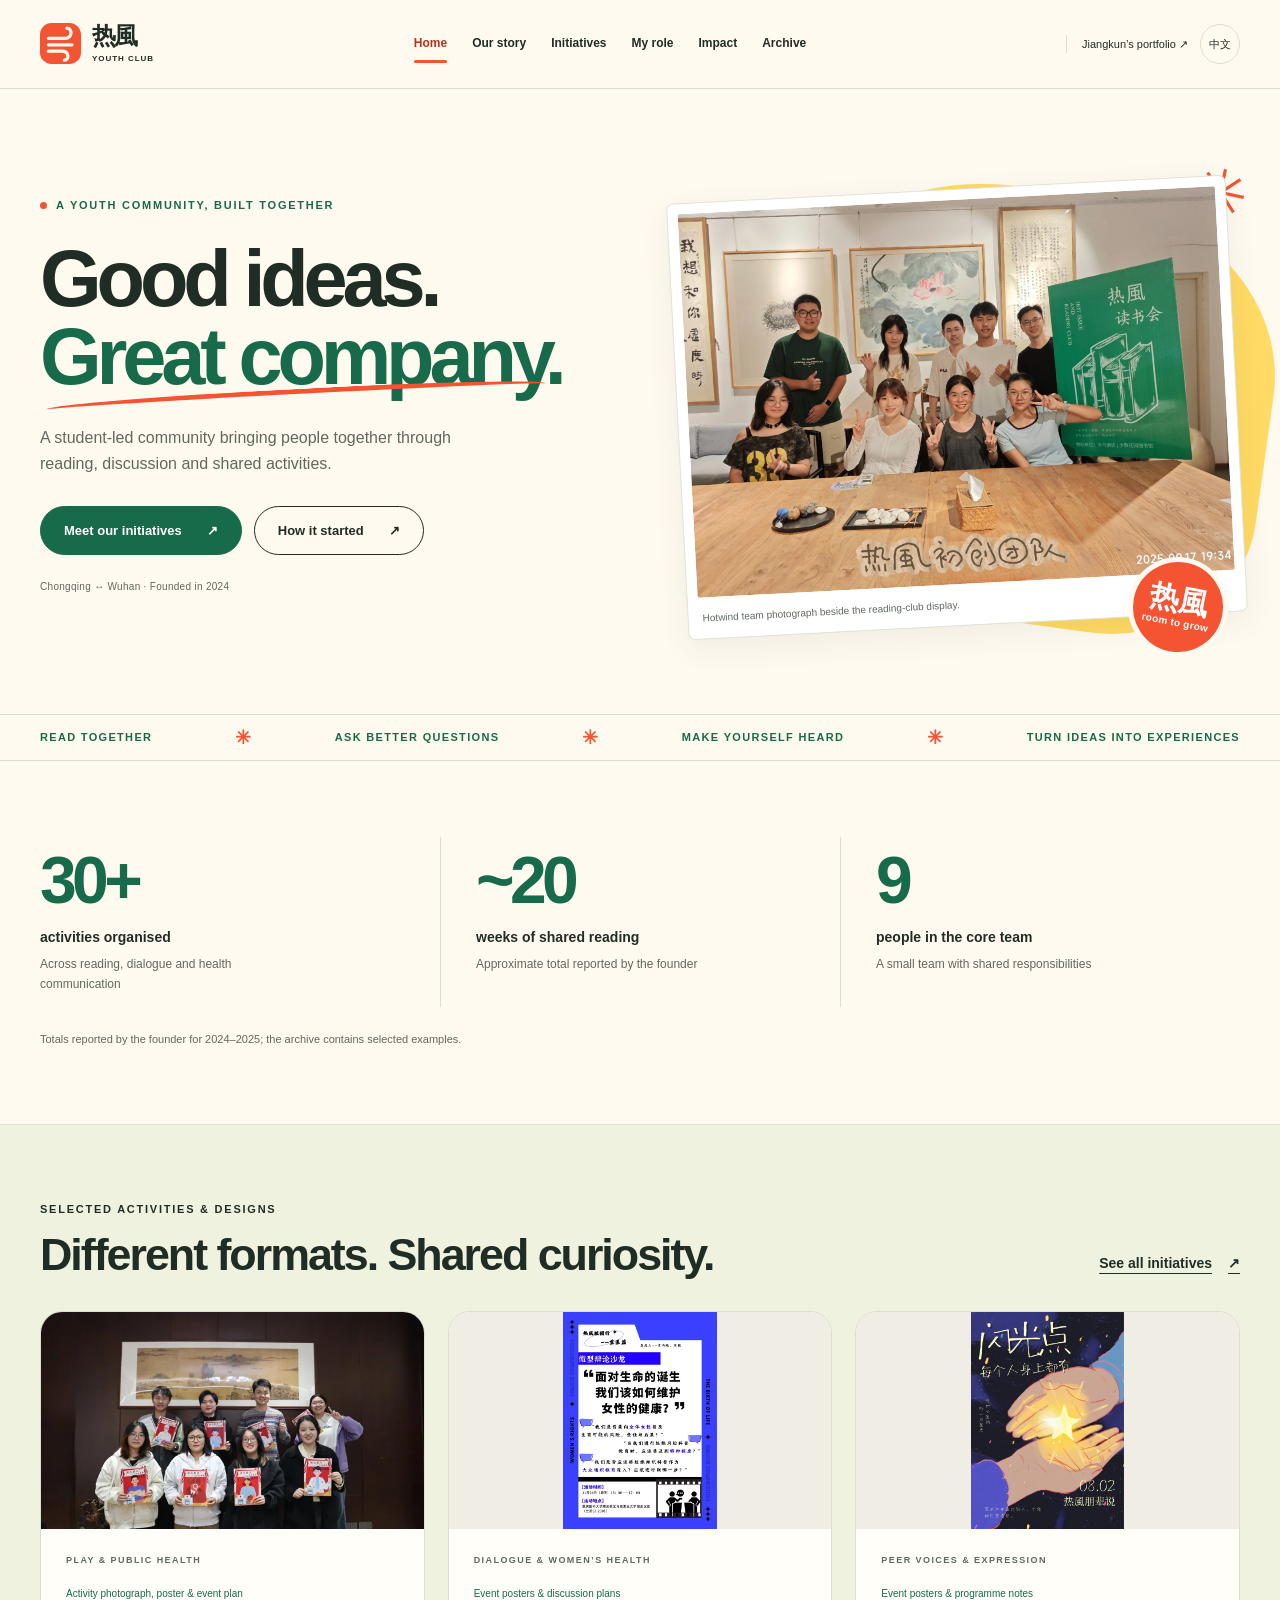
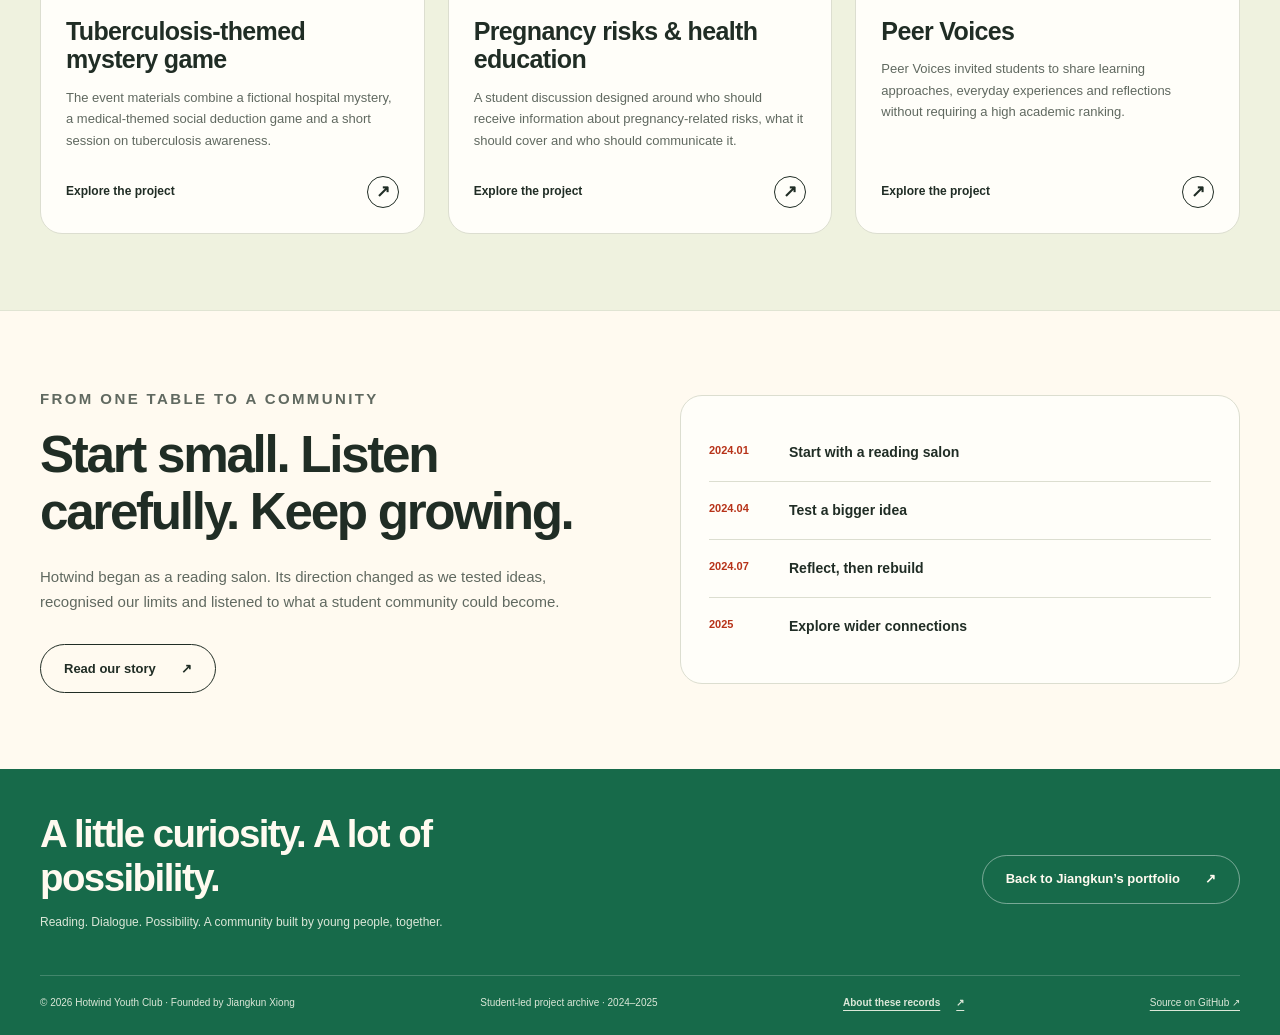
<file: index.html>
<!DOCTYPE html>
<html lang="en"><head><meta charset="utf-8"><meta name="viewport" content="width=device-width,initial-scale=1"><meta name="theme-color" content="#fffaf0"><meta name="description" content="A student-led community bringing people together through reading, discussion and shared activities."><meta http-equiv="Content-Security-Policy" content="default-src 'self'; script-src 'self'; style-src 'self' 'unsafe-inline'; img-src 'self'; connect-src 'none'; object-src 'none'; base-uri 'none'; form-action 'none'; upgrade-insecure-requests"><meta name="referrer" content="strict-origin-when-cross-origin"><meta property="og:title" content="Good ideas. Great company. | Hotwind"><meta property="og:description" content="A student-led community bringing people together through reading, discussion and shared activities."><meta property="og:type" content="website"><meta property="og:image" content="https://jiangkun-xiong.github.io/hotwind-youth-club/assets/images/team/team.webp"><meta property="og:url" content="https://jiangkun-xiong.github.io/hotwind-youth-club/index.html"><link rel="canonical" href="https://jiangkun-xiong.github.io/hotwind-youth-club/index.html"><link rel="icon" href="assets/images/favicon.svg" type="image/svg+xml"><title>Good ideas. Great company. | Hotwind Youth Club</title><link rel="stylesheet" href="assets/css/styles.css"><script defer src="assets/js/media-rules.js"></script><script defer src="assets/js/media.js"></script><script defer src="assets/js/main.js"></script></head>
<body class="" data-title-en="Good ideas. Great company." data-title-zh="让想法生长，让彼此相遇。"><a class="skip" href="#main"><span data-en="Skip to content" data-zh="跳至正文">Skip to content</span></a><header class="site-header"><div class="nav wrap"><a class="brand" href="index.html" aria-label="Hotwind home" data-aria-en="Hotwind home" data-aria-zh="热風首页"><img class="brand-symbol" src="assets/images/favicon.svg" width="41" height="41" alt=""><span><span class="brand-cn">热風</span><span class="brand-en">Youth Club</span></span></a><nav class="nav-links" id="navigation" aria-label="Main navigation" data-aria-en="Main navigation" data-aria-zh="主导航"><a href="index.html" aria-current="page"><span data-en="Home" data-zh="首页">Home</span></a><a href="story.html"><span data-en="Our story" data-zh="成长故事">Our story</span></a><a href="initiatives.html"><span data-en="Initiatives" data-zh="活动案例">Initiatives</span></a><a href="role.html"><span data-en="My role" data-zh="我的贡献">My role</span></a><a href="impact.html"><span data-en="Impact" data-zh="成果影响">Impact</span></a><a href="gallery.html"><span data-en="Archive" data-zh="影像档案">Archive</span></a></nav><div class="nav-controls"><a class="portfolio-link" href="https://jiangkun-xiong.github.io/index.html"><span data-en="Jiangkun’s portfolio ↗" data-zh="江坤的个人主页 ↗">Jiangkun’s portfolio ↗</span></a><button class="lang" id="language-toggle" type="button" aria-label="Switch to Chinese">中文</button><button class="menu" id="menu-toggle" type="button" aria-controls="navigation" aria-expanded="false" aria-label="Open menu">☰</button></div></div></header><main id="main"><section class="hero"><div class="wrap hero-grid"><div class="hero-copy"><p class="eyebrow"><span class="dot" aria-hidden="true"></span><span data-en="A YOUTH COMMUNITY, BUILT TOGETHER" data-zh="由青年共同建设的成长社群">A YOUTH COMMUNITY, BUILT TOGETHER</span></p><h1><span data-en="Good ideas." data-zh="让想法生长。">Good ideas.</span><br><span data-en="Great company." data-zh="让彼此相遇。" class="accent">Great company.</span></h1><p data-en="A student-led community bringing people together through reading, discussion and shared activities." data-zh="一个由学生发起的社群，通过阅读、讨论与共同活动连接彼此。" class="hero-deck">A student-led community bringing people together through reading, discussion and shared activities.</p><div class="actions"><a class="btn btn-primary" href="initiatives.html"><span data-en="Meet our initiatives" data-zh="探索我们的活动">Meet our initiatives</span><span aria-hidden="true">↗</span></a><a class="btn btn-quiet" href="story.html"><span data-en="How it started" data-zh="故事从这里开始">How it started</span><span aria-hidden="true">↗</span></a></div><p data-en="Chongqing ↔ Wuhan · Founded in 2024" data-zh="重庆 ↔ 武汉 · 始于2024年" class="hero-footnote">Chongqing ↔ Wuhan · Founded in 2024</p></div><div class="hero-visual"><span class="spark" aria-hidden="true">✳</span><figure class="photo-print"><img data-photo="team" src="assets/images/team/team.webp" width="1800" height="1293" alt="Nine Hotwind team members beside a green reading-club display." fetchpriority="high"><figcaption data-caption="team">Hotwind team photograph beside the reading-club display.</figcaption></figure><div class="hero-sticker"><strong>热風</strong><span data-en="room to grow" data-zh="一起生长">room to grow</span></div></div></div></section><div class="ticker"><div class="wrap ticker-inner"><span data-en="READ TOGETHER" data-zh="一起阅读">READ TOGETHER</span><b aria-hidden="true">✳</b><span data-en="ASK BETTER QUESTIONS" data-zh="认真发问">ASK BETTER QUESTIONS</span><b aria-hidden="true">✳</b><span data-en="MAKE YOURSELF HEARD" data-zh="让声音被听见">MAKE YOURSELF HEARD</span><b aria-hidden="true">✳</b><span data-en="TURN IDEAS INTO EXPERIENCES" data-zh="把想法变成经历">TURN IDEAS INTO EXPERIENCES</span></div></div>
<section class="section"><div class="wrap"><div class="metrics"><div class="metric"><span class="metric-value">30+</span><span data-en="activities organised" data-zh="场线上线下活动" class="metric-label">activities organised</span><span data-en="Across reading, dialogue and health communication" data-zh="涵盖阅读、对话与健康传播" class="metric-note">Across reading, dialogue and health communication</span></div><div class="metric"><span class="metric-value">~20</span><span data-en="weeks of shared reading" data-zh="周线上共读计划" class="metric-label">weeks of shared reading</span><span data-en="Approximate total reported by the founder" data-zh="创始人提供的累计周数估计" class="metric-note">Approximate total reported by the founder</span></div><div class="metric"><span class="metric-value">9</span><span data-en="people in the core team" data-zh="位核心团队成员" class="metric-label">people in the core team</span><span data-en="A small team with shared responsibilities" data-zh="共同分工、共同建设的小团队" class="metric-note">A small team with shared responsibilities</span></div></div><p data-en="Totals reported by the founder for 2024–2025; the archive contains selected examples." data-zh="2024–2025年累计数据由创始人提供；档案展示部分代表性实例。" class="metrics-source">Totals reported by the founder for 2024–2025; the archive contains selected examples.</p></div></section><section class="section section-tint"><div class="wrap"><div class="section-head"><div><p data-en="SELECTED ACTIVITIES &amp; DESIGNS" data-zh="活动与设计选集" class="eyebrow">SELECTED ACTIVITIES &amp; DESIGNS</p><h2 data-en="Different formats. Shared curiosity." data-zh="不同的形式，共同的好奇。">Different formats. Shared curiosity.</h2></div><a class="text-link" href="initiatives.html"><span data-en="See all initiatives" data-zh="查看全部活动">See all initiatives</span><span aria-hidden="true">↗</span></a></div><div class="project-grid"><article class="project-card" data-category="health"><a href="project-tb-roleplay.html" aria-label="Tuberculosis-themed mystery game" data-aria-en="Tuberculosis-themed mystery game" data-aria-zh="结核病主题剧本活动"><div class="project-art theme-orange art-tb" data-cover="tb"><span class="art-index">HOTWIND / 02</span><div class="art-ring" aria-hidden="true"></div><div class="art-word" aria-hidden="true">Follow<br>the clues.<small>热風 · YOUTH CLUB</small></div></div></a><div class="card-copy"><p data-en="PLAY &amp; PUBLIC HEALTH" data-zh="游戏与公共健康" class="eyebrow">PLAY &amp; PUBLIC HEALTH</p><p data-en="Activity photograph, poster &amp; event plan" data-zh="活动合照、海报与活动方案" class="record-label">Activity photograph, poster &amp; event plan</p><h3><a href="project-tb-roleplay.html"><span data-en="Tuberculosis-themed mystery game" data-zh="结核病主题剧本活动">Tuberculosis-themed mystery game</span></a></h3><p data-en="The event materials combine a fictional hospital mystery, a medical-themed social deduction game and a short session on tuberculosis awareness." data-zh="活动材料将虚构的医院谜案、医学主题社交推理游戏与简短的结核病科普环节结合。">The event materials combine a fictional hospital mystery, a medical-themed social deduction game and a short session on tuberculosis awareness.</p><a href="project-tb-roleplay.html" class="card-bottom"><span data-en="Explore the project" data-zh="查看项目">Explore the project</span><span class="circle-arrow" aria-hidden="true">↗</span></a></div></article><article class="project-card" data-category="dialogue"><a href="project-womens-health.html" aria-label="Pregnancy risks &amp; health education" data-aria-en="Pregnancy risks &amp; health education" data-aria-zh="妊娠风险与健康科普讨论"><div class="project-art theme-pink art-womens" data-cover="womens"><span class="art-index">HOTWIND / 03</span><div class="art-ring" aria-hidden="true"></div><div class="art-word" aria-hidden="true">Question.<br>Discuss.<small>热風 · YOUTH CLUB</small></div></div></a><div class="card-copy"><p data-en="DIALOGUE &amp; WOMEN’S HEALTH" data-zh="对话与女性健康" class="eyebrow">DIALOGUE &amp; WOMEN’S HEALTH</p><p data-en="Event posters &amp; discussion plans" data-zh="活动海报与讨论方案" class="record-label">Event posters &amp; discussion plans</p><h3><a href="project-womens-health.html"><span data-en="Pregnancy risks &amp; health education" data-zh="妊娠风险与健康科普讨论">Pregnancy risks &amp; health education</span></a></h3><p data-en="A student discussion designed around who should receive information about pregnancy-related risks, what it should cover and who should communicate it." data-zh="围绕妊娠风险科普应面向谁、涵盖什么，以及由谁传播，设计学生讨论。">A student discussion designed around who should receive information about pregnancy-related risks, what it should cover and who should communicate it.</p><a href="project-womens-health.html" class="card-bottom"><span data-en="Explore the project" data-zh="查看项目">Explore the project</span><span class="circle-arrow" aria-hidden="true">↗</span></a></div></article><article class="project-card" data-category="learning"><a href="project-peer-voices.html" aria-label="Peer Voices" data-aria-en="Peer Voices" data-aria-zh="热風朋辈说"><div class="project-art theme-purple art-peer" data-cover="peer"><span class="art-index">HOTWIND / 04</span><div class="art-ring" aria-hidden="true"></div><div class="art-word" aria-hidden="true">Your voice<br>belongs.<small>热風 · YOUTH CLUB</small></div></div></a><div class="card-copy"><p data-en="PEER VOICES &amp; EXPRESSION" data-zh="朋辈声音与表达" class="eyebrow">PEER VOICES &amp; EXPRESSION</p><p data-en="Event posters &amp; programme notes" data-zh="活动海报与活动说明" class="record-label">Event posters &amp; programme notes</p><h3><a href="project-peer-voices.html"><span data-en="Peer Voices" data-zh="热風朋辈说">Peer Voices</span></a></h3><p data-en="Peer Voices invited students to share learning approaches, everyday experiences and reflections without requiring a high academic ranking." data-zh="热風朋辈说邀请学生分享学习方法、日常经历与成长思考，不以学业排名靠前作为分享门槛。">Peer Voices invited students to share learning approaches, everyday experiences and reflections without requiring a high academic ranking.</p><a href="project-peer-voices.html" class="card-bottom"><span data-en="Explore the project" data-zh="查看项目">Explore the project</span><span class="circle-arrow" aria-hidden="true">↗</span></a></div></article></div></div></section>
<section class="section"><div class="wrap statement"><div><p data-en="FROM ONE TABLE TO A COMMUNITY" data-zh="从一张桌子，到一个社群" class="eyebrow">FROM ONE TABLE TO A COMMUNITY</p><h2 data-en="Start small. Listen carefully. Keep growing." data-zh="从小事出发，在倾听中生长。">Start small. Listen carefully. Keep growing.</h2><p data-en="Hotwind began as a reading salon. Its direction changed as we tested ideas, recognised our limits and listened to what a student community could become." data-zh="热風始于读书沙龙。在尝试、反思边界与倾听需求的过程中，我们不断重新理解一个青年社群可以做些什么。" style="margin-top:25px">Hotwind began as a reading salon. Its direction changed as we tested ideas, recognised our limits and listened to what a student community could become.</p><a class="btn btn-quiet" href="story.html"><span data-en="Read our story" data-zh="阅读成长故事">Read our story</span><span aria-hidden="true">↗</span></a></div><div class="mini-timeline"><div class="mini-event"><time>2024.01</time><span data-en="Start with a reading salon" data-zh="从一场读书沙龙开始">Start with a reading salon</span></div><div class="mini-event"><time>2024.04</time><span data-en="Test a bigger idea" data-zh="试验更大的可能">Test a bigger idea</span></div><div class="mini-event"><time>2024.07</time><span data-en="Reflect, then rebuild" data-zh="反思边界，重新搭建">Reflect, then rebuild</span></div><div class="mini-event"><time>2025</time><span data-en="Explore wider connections" data-zh="探索更广泛的连接">Explore wider connections</span></div></div></div></section></main><footer class="site-footer"><div class="wrap"><div class="footer-top"><div><p data-en="A little curiosity. A lot of possibility." data-zh="从一点好奇，走向更多可能。" class="footer-headline">A little curiosity. A lot of possibility.</p><p data-en="Reading. Dialogue. Possibility. A community built by young people, together." data-zh="阅读、对话与更多可能。一个由青年一起建设的社群。" class="footer-description">Reading. Dialogue. Possibility. A community built by young people, together.</p></div><a class="btn btn-quiet" href="https://jiangkun-xiong.github.io/index.html"><span data-en="Back to Jiangkun’s portfolio" data-zh="返回江坤的个人主页">Back to Jiangkun’s portfolio</span><span aria-hidden="true">↗</span></a></div><div class="footer-bottom"><span>© 2026 Hotwind Youth Club · <span data-en="Founded by Jiangkun Xiong" data-zh="创始人：熊江坤">Founded by Jiangkun Xiong</span></span><span><span data-en="Student-led project archive · 2024–2025" data-zh="学生发起项目档案 · 2024–2025">Student-led project archive · 2024–2025</span></span><a class="text-link" href="record-notes.html"><span data-en="About these records" data-zh="关于这些记录">About these records</span><span aria-hidden="true">↗</span></a><a href="https://github.com/Jiangkun-Xiong/hotwind-youth-club" target="_blank" rel="noopener noreferrer"><span data-en="Source on GitHub ↗" data-zh="GitHub 源代码 ↗">Source on GitHub ↗</span></a></div></div></footer><dialog class="lightbox" id="lightbox" aria-labelledby="lightbox-label"><div class="lightbox-top"><span id="lightbox-label"><span data-en="The Hotwind archive" data-zh="热風影像档案">The Hotwind archive</span></span><div class="actions"><button class="lang" type="button" id="photo-prev" aria-label="Previous image">←</button><button class="lang" type="button" id="photo-next" aria-label="Next image">→</button><button class="lightbox-close" type="button" id="photo-close" aria-label="Close image">×</button></div></div><img id="lightbox-image" class="lightbox-image" alt=""><p id="lightbox-caption" class="lightbox-caption"></p></dialog></body></html>
</file>
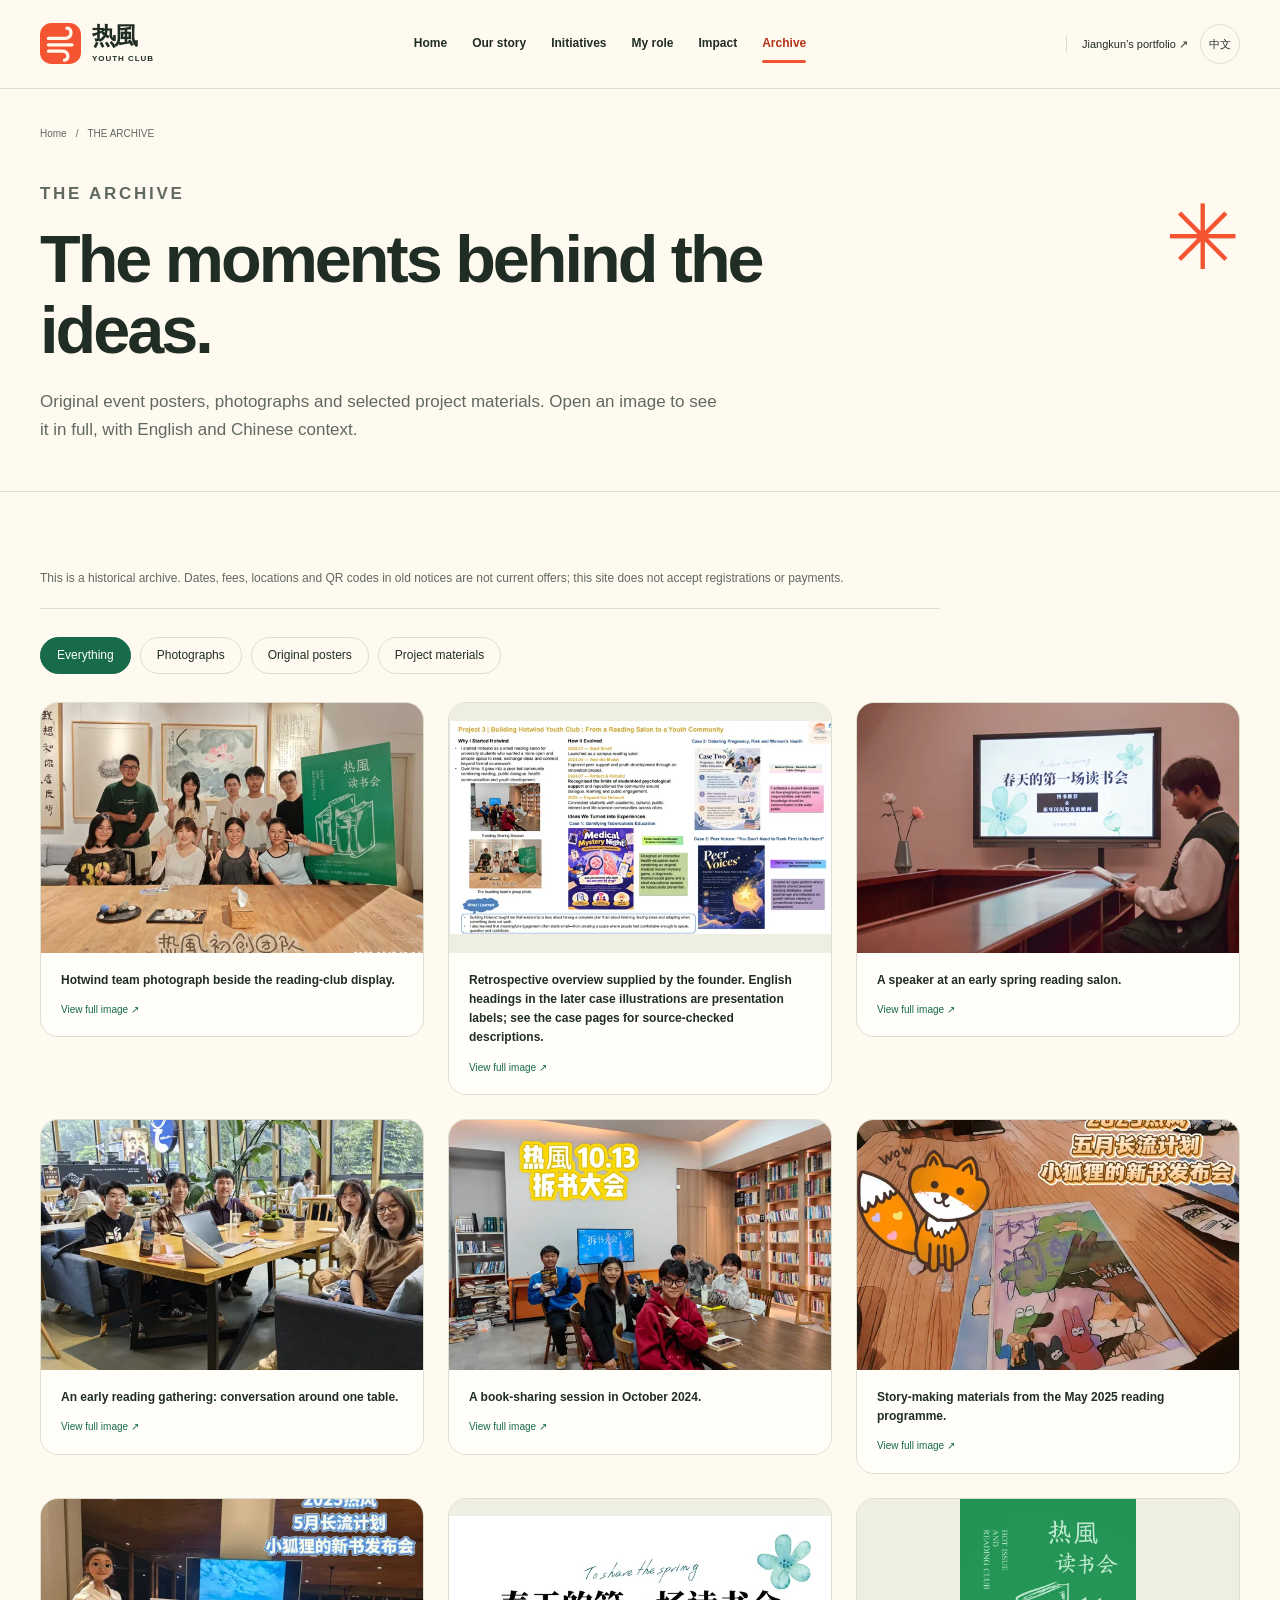
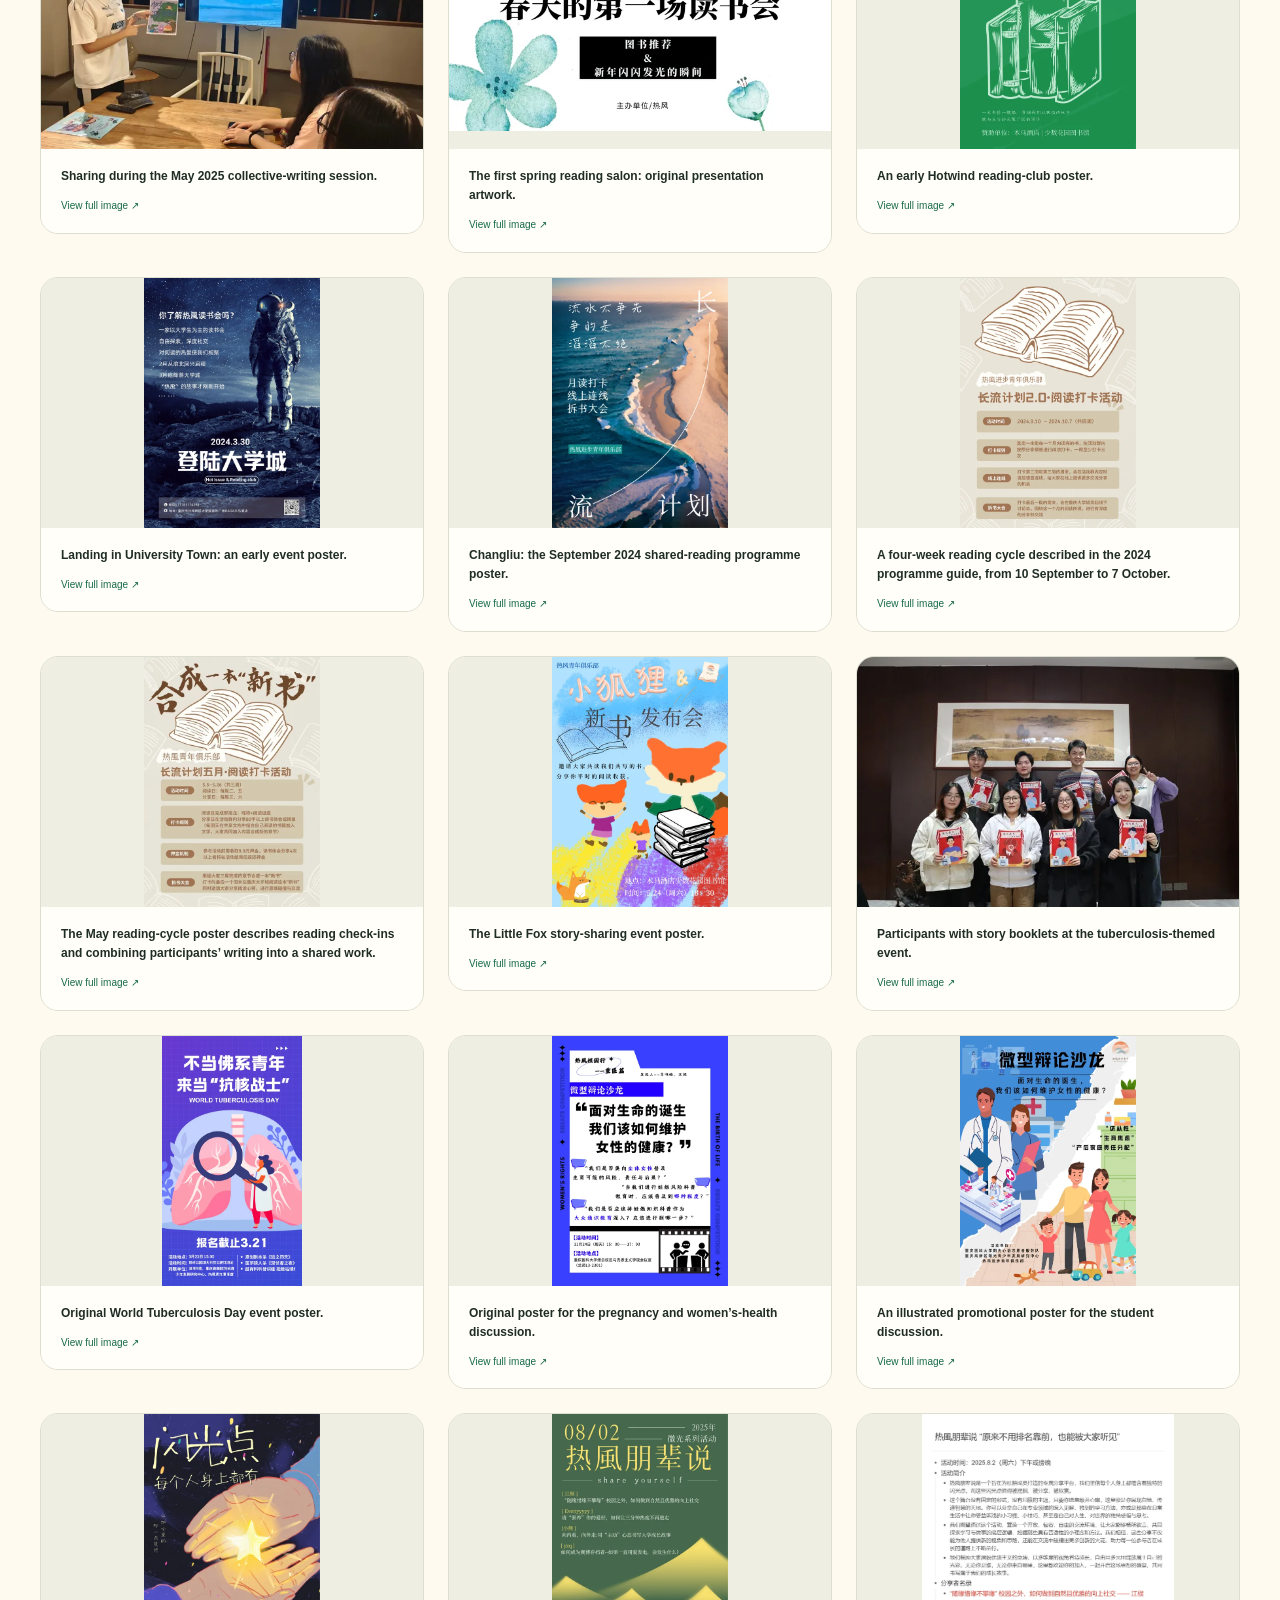
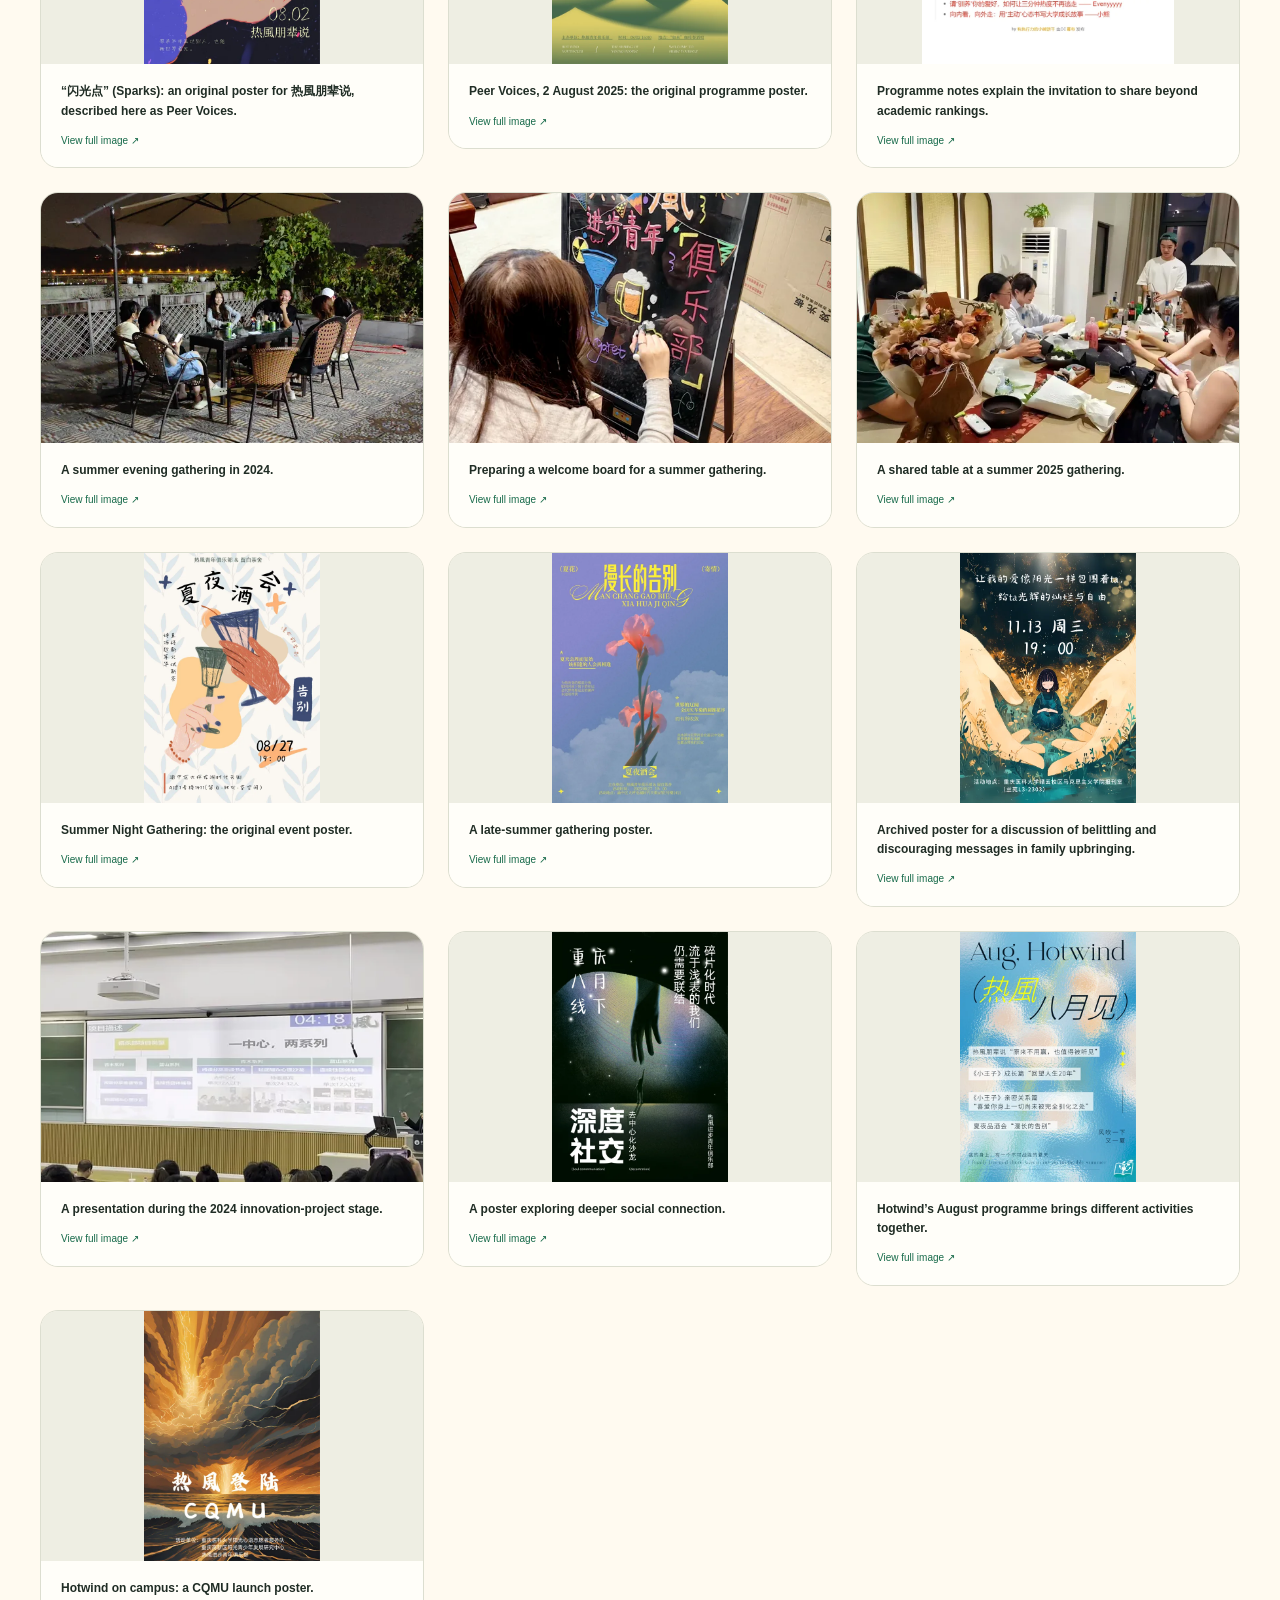
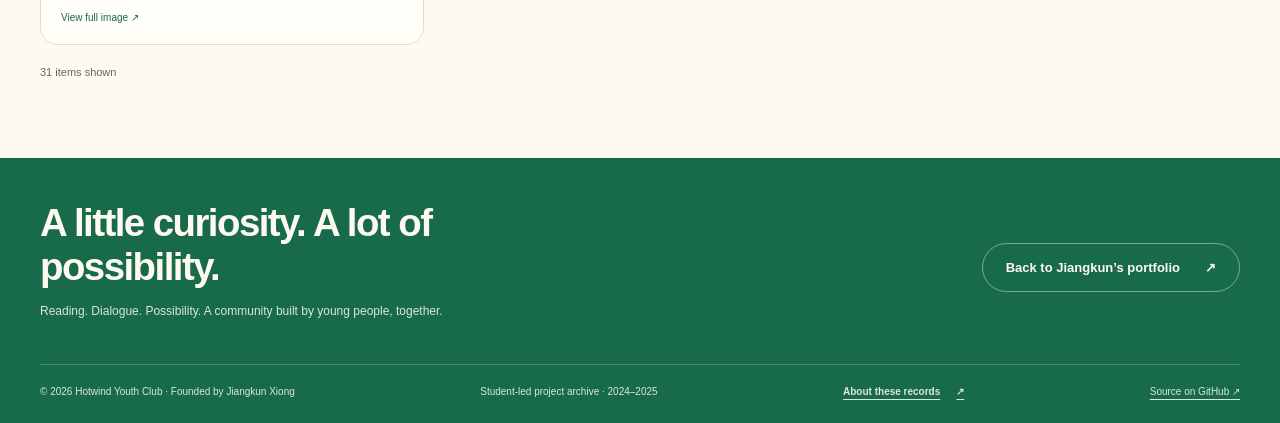
<file: gallery.html>
<!DOCTYPE html>
<html lang="en"><head><meta charset="utf-8"><meta name="viewport" content="width=device-width,initial-scale=1"><meta name="theme-color" content="#fffaf0"><meta name="description" content="Original event posters, photographs and selected Hotwind project materials."><meta http-equiv="Content-Security-Policy" content="default-src 'self'; script-src 'self'; style-src 'self' 'unsafe-inline'; img-src 'self'; connect-src 'none'; object-src 'none'; base-uri 'none'; form-action 'none'; upgrade-insecure-requests"><meta name="referrer" content="strict-origin-when-cross-origin"><meta property="og:title" content="Archive | Hotwind"><meta property="og:description" content="Original event posters, photographs and selected Hotwind project materials."><meta property="og:type" content="website"><meta property="og:image" content="https://jiangkun-xiong.github.io/hotwind-youth-club/assets/images/team/team.webp"><meta property="og:url" content="https://jiangkun-xiong.github.io/hotwind-youth-club/gallery.html"><link rel="canonical" href="https://jiangkun-xiong.github.io/hotwind-youth-club/gallery.html"><link rel="icon" href="assets/images/favicon.svg" type="image/svg+xml"><title>Archive | Hotwind Youth Club</title><link rel="stylesheet" href="assets/css/styles.css"><script defer src="assets/js/media-rules.js"></script><script defer src="assets/js/media.js"></script><script defer src="assets/js/main.js"></script></head>
<body class="" data-title-en="Archive" data-title-zh="影像档案"><a class="skip" href="#main"><span data-en="Skip to content" data-zh="跳至正文">Skip to content</span></a><header class="site-header"><div class="nav wrap"><a class="brand" href="index.html" aria-label="Hotwind home" data-aria-en="Hotwind home" data-aria-zh="热風首页"><img class="brand-symbol" src="assets/images/favicon.svg" width="41" height="41" alt=""><span><span class="brand-cn">热風</span><span class="brand-en">Youth Club</span></span></a><nav class="nav-links" id="navigation" aria-label="Main navigation" data-aria-en="Main navigation" data-aria-zh="主导航"><a href="index.html"><span data-en="Home" data-zh="首页">Home</span></a><a href="story.html"><span data-en="Our story" data-zh="成长故事">Our story</span></a><a href="initiatives.html"><span data-en="Initiatives" data-zh="活动案例">Initiatives</span></a><a href="role.html"><span data-en="My role" data-zh="我的贡献">My role</span></a><a href="impact.html"><span data-en="Impact" data-zh="成果影响">Impact</span></a><a href="gallery.html" aria-current="page"><span data-en="Archive" data-zh="影像档案">Archive</span></a></nav><div class="nav-controls"><a class="portfolio-link" href="https://jiangkun-xiong.github.io/index.html"><span data-en="Jiangkun’s portfolio ↗" data-zh="江坤的个人主页 ↗">Jiangkun’s portfolio ↗</span></a><button class="lang" id="language-toggle" type="button" aria-label="Switch to Chinese">中文</button><button class="menu" id="menu-toggle" type="button" aria-controls="navigation" aria-expanded="false" aria-label="Open menu">☰</button></div></div></header><main id="main"><section class="page-hero"><div class="wrap"><div class="breadcrumbs"><a href="index.html"><span data-en="Home" data-zh="首页">Home</span></a><span aria-hidden="true">/</span><span data-en="THE ARCHIVE" data-zh="影像档案">THE ARCHIVE</span></div><div class="page-heading"><div><p data-en="THE ARCHIVE" data-zh="影像档案" class="eyebrow">THE ARCHIVE</p><h1 data-en="The moments behind the ideas." data-zh="想法背后，那些真实片段。">The moments behind the ideas.</h1><p data-en="Original event posters, photographs and selected project materials. Open an image to see it in full, with English and Chinese context." data-zh="原始活动海报、照片与精选项目资料。点击图片查看完整内容，并阅读中英文说明。">Original event posters, photographs and selected project materials. Open an image to see it in full, with English and Chinese context.</p></div><span class="page-mark" aria-hidden="true">✳</span></div></div></section><section class="section"><div class="wrap" data-filter-root><p data-en="This is a historical archive. Dates, fees, locations and QR codes in old notices are not current offers; this site does not accept registrations or payments." data-zh="本页为历史档案。旧通知中的日期、费用、地点与二维码不构成当前活动邀约；本网站不接受报名或付款。" class="archive-notice">This is a historical archive. Dates, fees, locations and QR codes in old notices are not current offers; this site does not accept registrations or payments.</p><div class="filter-bar" aria-label="Filter by category" data-aria-en="Filter by category" data-aria-zh="按类别筛选"><button class="filter" data-filter="all" aria-pressed="true" type="button"><span data-en="Everything" data-zh="全部">Everything</span></button><button class="filter" data-filter="community" aria-pressed="false" type="button"><span data-en="Photographs" data-zh="活动照片">Photographs</span></button><button class="filter" data-filter="poster" aria-pressed="false" type="button"><span data-en="Original posters" data-zh="原始海报">Original posters</span></button><button class="filter" data-filter="evidence" aria-pressed="false" type="button"><span data-en="Project materials" data-zh="项目资料">Project materials</span></button></div><div class="gallery-grid" data-filter-list data-archive><article class="gallery-card" data-category="community"><a href="assets/images/team/team.webp" class="gallery-open" data-lightbox="team"><div class="img-box"><img src="assets/images/team/team-thumb.webp" width="1800" height="1293" alt="Nine Hotwind team members beside a green reading-club display." data-photo="team" data-thumb loading="lazy" style="object-fit:cover;object-position:center 43%"></div><div class="gallery-info"><span data-caption="team">Hotwind team photograph beside the reading-club display.</span><small data-en="View full image ↗" data-zh="查看完整图片 ↗">View full image ↗</small></div></a></article><article class="gallery-card" data-category="evidence"><a href="assets/images/evidence/project-overview.webp" class="gallery-open" data-lightbox="overview"><div class="img-box"><img src="assets/images/evidence/project-overview-thumb.webp" width="1582" height="882" alt="Project overview combining text, activity photographs and later English case illustrations." data-photo="overview" data-thumb loading="lazy" style="object-fit:contain;object-position:center"></div><div class="gallery-info"><span data-caption="overview">Retrospective overview supplied by the founder. English headings in the later case illustrations are presentation labels; see the case pages for source-checked descriptions.</span><small data-en="View full image ↗" data-zh="查看完整图片 ↗">View full image ↗</small></div></a></article><article class="gallery-card" data-category="community"><a href="assets/images/reading/early-salon.webp" class="gallery-open" data-lightbox="m31"><div class="img-box"><img src="assets/images/reading/early-salon-thumb.webp" width="1800" height="1200" alt="A speaker at an early spring reading salon." data-photo="m31" data-thumb loading="lazy" style="object-fit:cover;object-position:center"></div><div class="gallery-info"><span data-caption="m31">A speaker at an early spring reading salon.</span><small data-en="View full image ↗" data-zh="查看完整图片 ↗">View full image ↗</small></div></a></article><article class="gallery-card" data-category="community"><a href="assets/images/reading/early-group.webp" class="gallery-open" data-lightbox="m30"><div class="img-box"><img src="assets/images/reading/early-group-thumb.webp" width="1800" height="1350" alt="An early reading gathering: conversation around one table." data-photo="m30" data-thumb loading="lazy" style="object-fit:cover;object-position:center"></div><div class="gallery-info"><span data-caption="m30">An early reading gathering: conversation around one table.</span><small data-en="View full image ↗" data-zh="查看完整图片 ↗">View full image ↗</small></div></a></article><article class="gallery-card" data-category="community"><a href="assets/images/reading/book-sharing-2024.webp" class="gallery-open" data-lightbox="m49"><div class="img-box"><img src="assets/images/reading/book-sharing-2024-thumb.webp" width="1800" height="1349" alt="A book-sharing session in October 2024." data-photo="m49" data-thumb loading="lazy" style="object-fit:cover;object-position:center"></div><div class="gallery-info"><span data-caption="m49">A book-sharing session in October 2024.</span><small data-en="View full image ↗" data-zh="查看完整图片 ↗">View full image ↗</small></div></a></article><article class="gallery-card" data-category="community"><a href="assets/images/reading/story-making-2025.webp" class="gallery-open" data-lightbox="m54"><div class="img-box"><img src="assets/images/reading/story-making-2025-thumb.webp" width="1706" height="1279" alt="Story-making materials from the May 2025 reading programme." data-photo="m54" data-thumb loading="lazy" style="object-fit:cover;object-position:center"></div><div class="gallery-info"><span data-caption="m54">Story-making materials from the May 2025 reading programme.</span><small data-en="View full image ↗" data-zh="查看完整图片 ↗">View full image ↗</small></div></a></article><article class="gallery-card" data-category="community"><a href="assets/images/reading/story-sharing-2025.webp" class="gallery-open" data-lightbox="m56"><div class="img-box"><img src="assets/images/reading/story-sharing-2025-thumb.webp" width="1706" height="1279" alt="A participant speaking during the May 2025 collective-writing sharing session." data-photo="m56" data-thumb loading="lazy" style="object-fit:cover;object-position:center"></div><div class="gallery-info"><span data-caption="m56">Sharing during the May 2025 collective-writing session.</span><small data-en="View full image ↗" data-zh="查看完整图片 ↗">View full image ↗</small></div></a></article><article class="gallery-card" data-category="poster"><a href="assets/images/reading/spring-poster.webp" class="gallery-open" data-lightbox="m01"><div class="img-box"><img src="assets/images/reading/spring-poster-thumb.webp" width="1920" height="1080" alt="The first spring reading salon: original presentation artwork." data-photo="m01" data-thumb loading="lazy" style="object-fit:contain;object-position:center"></div><div class="gallery-info"><span data-caption="m01">The first spring reading salon: original presentation artwork.</span><small data-en="View full image ↗" data-zh="查看完整图片 ↗">View full image ↗</small></div></a></article><article class="gallery-card" data-category="poster"><a href="assets/images/reading/green-club-poster.webp" class="gallery-open" data-lightbox="m04"><div class="img-box"><img src="assets/images/reading/green-club-poster-thumb.webp" width="1554" height="2200" alt="An early Hotwind reading-club poster." data-photo="m04" data-thumb loading="lazy" style="object-fit:contain;object-position:center"></div><div class="gallery-info"><span data-caption="m04">An early Hotwind reading-club poster.</span><small data-en="View full image ↗" data-zh="查看完整图片 ↗">View full image ↗</small></div></a></article><article class="gallery-card" data-category="poster"><a href="assets/images/reading/university-town-poster.webp" class="gallery-open" data-lightbox="m03"><div class="img-box"><img src="assets/images/reading/university-town-poster-thumb.webp" width="1556" height="2200" alt="Landing in University Town: an early event poster." data-photo="m03" data-thumb loading="lazy" style="object-fit:contain;object-position:center"></div><div class="gallery-info"><span data-caption="m03">Landing in University Town: an early event poster.</span><small data-en="View full image ↗" data-zh="查看完整图片 ↗">View full image ↗</small></div></a></article><article class="gallery-card" data-category="poster"><a href="assets/images/reading/changliu-september.webp" class="gallery-open" data-lightbox="m10"><div class="img-box"><img src="assets/images/reading/changliu-september-thumb.webp" width="1556" height="2200" alt="Changliu: the September 2024 shared-reading programme poster." data-photo="m10" data-thumb loading="lazy" style="object-fit:contain;object-position:center"></div><div class="gallery-info"><span data-caption="m10">Changliu: the September 2024 shared-reading programme poster.</span><small data-en="View full image ↗" data-zh="查看完整图片 ↗">View full image ↗</small></div></a></article><article class="gallery-card" data-category="poster"><a href="assets/images/reading/changliu-guide.webp" class="gallery-open" data-lightbox="m11"><div class="img-box"><img src="assets/images/reading/changliu-guide-thumb.webp" width="1555" height="2200" alt="Programme guide describing the reading and sharing format." data-photo="m11" data-thumb loading="lazy" style="object-fit:contain;object-position:center"></div><div class="gallery-info"><span data-caption="m11">A four-week reading cycle described in the 2024 programme guide, from 10 September to 7 October.</span><small data-en="View full image ↗" data-zh="查看完整图片 ↗">View full image ↗</small></div></a></article><article class="gallery-card" data-category="poster"><a href="assets/images/reading/changliu-may.webp" class="gallery-open" data-lightbox="m17"><div class="img-box"><img src="assets/images/reading/changliu-may-thumb.webp" width="904" height="1280" alt="May 2025: combining reading with making a new story." data-photo="m17" data-thumb loading="lazy" style="object-fit:contain;object-position:center"></div><div class="gallery-info"><span data-caption="m17">The May reading-cycle poster describes reading check-ins and combining participants’ writing into a shared work.</span><small data-en="View full image ↗" data-zh="查看完整图片 ↗">View full image ↗</small></div></a></article><article class="gallery-card" data-category="poster"><a href="assets/images/reading/fox-story-poster.webp" class="gallery-open" data-lightbox="m18"><div class="img-box"><img src="assets/images/reading/fox-story-poster-thumb.webp" width="1555" height="2200" alt="The Little Fox story-sharing event poster." data-photo="m18" data-thumb loading="lazy" style="object-fit:contain;object-position:center"></div><div class="gallery-info"><span data-caption="m18">The Little Fox story-sharing event poster.</span><small data-en="View full image ↗" data-zh="查看完整图片 ↗">View full image ↗</small></div></a></article><article class="gallery-card" data-category="community"><a href="assets/images/tb/tb-group.webp" class="gallery-open" data-lightbox="m61"><div class="img-box"><img src="assets/images/tb/tb-group-thumb.webp" width="1800" height="1200" alt="Participants with story booklets at the tuberculosis-themed event." data-photo="m61" data-thumb loading="lazy" style="object-fit:cover;object-position:center"></div><div class="gallery-info"><span data-caption="m61">Participants with story booklets at the tuberculosis-themed event.</span><small data-en="View full image ↗" data-zh="查看完整图片 ↗">View full image ↗</small></div></a></article><article class="gallery-card" data-category="poster"><a href="assets/images/tb/tb-awareness-poster.webp" class="gallery-open" data-lightbox="m26"><div class="img-box"><img src="assets/images/tb/tb-awareness-poster-thumb.webp" width="1237" height="2200" alt="Original World Tuberculosis Day event poster." data-photo="m26" data-thumb loading="lazy" style="object-fit:contain;object-position:center"></div><div class="gallery-info"><span data-caption="m26">Original World Tuberculosis Day event poster.</span><small data-en="View full image ↗" data-zh="查看完整图片 ↗">View full image ↗</small></div></a></article><article class="gallery-card" data-category="poster"><a href="assets/images/womens-health/debate-poster.webp" class="gallery-open" data-lightbox="m15"><div class="img-box"><img src="assets/images/womens-health/debate-poster-thumb.webp" width="1555" height="2200" alt="Original poster for the pregnancy and women’s-health discussion." data-photo="m15" data-thumb loading="lazy" style="object-fit:contain;object-position:center"></div><div class="gallery-info"><span data-caption="m15">Original poster for the pregnancy and women’s-health discussion.</span><small data-en="View full image ↗" data-zh="查看完整图片 ↗">View full image ↗</small></div></a></article><article class="gallery-card" data-category="poster"><a href="assets/images/womens-health/illustrated-poster.webp" class="gallery-open" data-lightbox="m16"><div class="img-box"><img src="assets/images/womens-health/illustrated-poster-thumb.webp" width="1555" height="2200" alt="An illustrated promotional poster for the student discussion." data-photo="m16" data-thumb loading="lazy" style="object-fit:contain;object-position:center"></div><div class="gallery-info"><span data-caption="m16">An illustrated promotional poster for the student discussion.</span><small data-en="View full image ↗" data-zh="查看完整图片 ↗">View full image ↗</small></div></a></article><article class="gallery-card" data-category="poster"><a href="assets/images/peer-voices/sparks-poster.webp" class="gallery-open" data-lightbox="m28"><div class="img-box"><img src="assets/images/peer-voices/sparks-poster-thumb.webp" width="1556" height="2200" alt="Sparks: the original Peer Voices event poster." data-photo="m28" data-thumb loading="lazy" style="object-fit:contain;object-position:center"></div><div class="gallery-info"><span data-caption="m28">“闪光点” (Sparks): an original poster for 热風朋辈说, described here as Peer Voices.</span><small data-en="View full image ↗" data-zh="查看完整图片 ↗">View full image ↗</small></div></a></article><article class="gallery-card" data-category="poster"><a href="assets/images/peer-voices/august-poster.webp" class="gallery-open" data-lightbox="m58"><div class="img-box"><img src="assets/images/peer-voices/august-poster-thumb.webp" width="1556" height="2200" alt="Peer Voices, 2 August 2025: the original programme poster." data-photo="m58" data-thumb loading="lazy" style="object-fit:contain;object-position:center"></div><div class="gallery-info"><span data-caption="m58">Peer Voices, 2 August 2025: the original programme poster.</span><small data-en="View full image ↗" data-zh="查看完整图片 ↗">View full image ↗</small></div></a></article><article class="gallery-card" data-category="evidence"><a href="assets/images/peer-voices/programme-notes.webp" class="gallery-open" data-lightbox="m59"><div class="img-box"><img src="assets/images/peer-voices/programme-notes-thumb.webp" width="973" height="965" alt="Programme notes explain the invitation to share beyond academic rankings." data-photo="m59" data-thumb loading="lazy" style="object-fit:contain;object-position:center"></div><div class="gallery-info"><span data-caption="m59">Programme notes explain the invitation to share beyond academic rankings.</span><small data-en="View full image ↗" data-zh="查看完整图片 ↗">View full image ↗</small></div></a></article><article class="gallery-card" data-category="community"><a href="assets/images/summer/evening-gathering-2024.webp" class="gallery-open" data-lightbox="m38"><div class="img-box"><img src="assets/images/summer/evening-gathering-2024-thumb.webp" width="1800" height="1350" alt="A summer evening gathering in 2024." data-photo="m38" data-thumb loading="lazy" style="object-fit:cover;object-position:center"></div><div class="gallery-info"><span data-caption="m38">A summer evening gathering in 2024.</span><small data-en="View full image ↗" data-zh="查看完整图片 ↗">View full image ↗</small></div></a></article><article class="gallery-card" data-category="community"><a href="assets/images/summer/welcome-board.webp" class="gallery-open" data-lightbox="m36"><div class="img-box"><img src="assets/images/summer/welcome-board-thumb.webp" width="1350" height="1800" alt="Preparing a welcome board for a summer gathering." data-photo="m36" data-thumb loading="lazy" style="object-fit:cover;object-position:center"></div><div class="gallery-info"><span data-caption="m36">Preparing a welcome board for a summer gathering.</span><small data-en="View full image ↗" data-zh="查看完整图片 ↗">View full image ↗</small></div></a></article><article class="gallery-card" data-category="community"><a href="assets/images/summer/shared-table-2025.webp" class="gallery-open" data-lightbox="m47"><div class="img-box"><img src="assets/images/summer/shared-table-2025-thumb.webp" width="1080" height="811" alt="A shared table at a summer 2025 gathering." data-photo="m47" data-thumb loading="lazy" style="object-fit:cover;object-position:center"></div><div class="gallery-info"><span data-caption="m47">A shared table at a summer 2025 gathering.</span><small data-en="View full image ↗" data-zh="查看完整图片 ↗">View full image ↗</small></div></a></article><article class="gallery-card" data-category="poster"><a href="assets/images/summer/evening-poster.webp" class="gallery-open" data-lightbox="m27"><div class="img-box"><img src="assets/images/summer/evening-poster-thumb.webp" width="1556" height="2200" alt="Summer Night Gathering: the original event poster." data-photo="m27" data-thumb loading="lazy" style="object-fit:contain;object-position:center"></div><div class="gallery-info"><span data-caption="m27">Summer Night Gathering: the original event poster.</span><small data-en="View full image ↗" data-zh="查看完整图片 ↗">View full image ↗</small></div></a></article><article class="gallery-card" data-category="poster"><a href="assets/images/summer/farewell-poster.webp" class="gallery-open" data-lightbox="m25"><div class="img-box"><img src="assets/images/summer/farewell-poster-thumb.webp" width="1556" height="2200" alt="A late-summer gathering poster." data-photo="m25" data-thumb loading="lazy" style="object-fit:contain;object-position:center"></div><div class="gallery-info"><span data-caption="m25">A late-summer gathering poster.</span><small data-en="View full image ↗" data-zh="查看完整图片 ↗">View full image ↗</small></div></a></article><article class="gallery-card" data-category="poster"><a href="assets/images/parenting/family-dialogue-poster.webp" class="gallery-open" data-lightbox="m63"><div class="img-box"><img src="assets/images/parenting/family-dialogue-poster-thumb.webp" width="1554" height="2200" alt="Archived poster inviting discussion of belittling and discouraging messages in family upbringing." data-photo="m63" data-thumb loading="lazy" style="object-fit:contain;object-position:center"></div><div class="gallery-info"><span data-caption="m63">Archived poster for a discussion of belittling and discouraging messages in family upbringing.</span><small data-en="View full image ↗" data-zh="查看完整图片 ↗">View full image ↗</small></div></a></article><article class="gallery-card" data-category="community"><a href="assets/images/story/innovation-presentation.webp" class="gallery-open" data-lightbox="m32"><div class="img-box"><img src="assets/images/story/innovation-presentation-thumb.webp" width="1800" height="1013" alt="A presentation during the 2024 innovation-project stage." data-photo="m32" data-thumb loading="lazy" style="object-fit:cover;object-position:center"></div><div class="gallery-info"><span data-caption="m32">A presentation during the 2024 innovation-project stage.</span><small data-en="View full image ↗" data-zh="查看完整图片 ↗">View full image ↗</small></div></a></article><article class="gallery-card" data-category="poster"><a href="assets/images/posters/deeper-connections.webp" class="gallery-open" data-lightbox="m07"><div class="img-box"><img src="assets/images/posters/deeper-connections-thumb.webp" width="1556" height="2200" alt="A poster exploring deeper social connection." data-photo="m07" data-thumb loading="lazy" style="object-fit:contain;object-position:center"></div><div class="gallery-info"><span data-caption="m07">A poster exploring deeper social connection.</span><small data-en="View full image ↗" data-zh="查看完整图片 ↗">View full image ↗</small></div></a></article><article class="gallery-card" data-category="poster"><a href="assets/images/posters/august-programme.webp" class="gallery-open" data-lightbox="m14"><div class="img-box"><img src="assets/images/posters/august-programme-thumb.webp" width="1556" height="2200" alt="Hotwind’s August programme brings different activities together." data-photo="m14" data-thumb loading="lazy" style="object-fit:contain;object-position:center"></div><div class="gallery-info"><span data-caption="m14">Hotwind’s August programme brings different activities together.</span><small data-en="View full image ↗" data-zh="查看完整图片 ↗">View full image ↗</small></div></a></article><article class="gallery-card" data-category="poster"><a href="assets/images/posters/cqmu-launch.webp" class="gallery-open" data-lightbox="m22"><div class="img-box"><img src="assets/images/posters/cqmu-launch-thumb.webp" width="1556" height="2200" alt="Hotwind on campus: a CQMU launch poster." data-photo="m22" data-thumb loading="lazy" style="object-fit:contain;object-position:center"></div><div class="gallery-info"><span data-caption="m22">Hotwind on campus: a CQMU launch poster.</span><small data-en="View full image ↗" data-zh="查看完整图片 ↗">View full image ↗</small></div></a></article></div><p class="result-count" data-result-count role="status" aria-live="polite">31 items</p></div></section></main><footer class="site-footer"><div class="wrap"><div class="footer-top"><div><p data-en="A little curiosity. A lot of possibility." data-zh="从一点好奇，走向更多可能。" class="footer-headline">A little curiosity. A lot of possibility.</p><p data-en="Reading. Dialogue. Possibility. A community built by young people, together." data-zh="阅读、对话与更多可能。一个由青年一起建设的社群。" class="footer-description">Reading. Dialogue. Possibility. A community built by young people, together.</p></div><a class="btn btn-quiet" href="https://jiangkun-xiong.github.io/index.html"><span data-en="Back to Jiangkun’s portfolio" data-zh="返回江坤的个人主页">Back to Jiangkun’s portfolio</span><span aria-hidden="true">↗</span></a></div><div class="footer-bottom"><span>© 2026 Hotwind Youth Club · <span data-en="Founded by Jiangkun Xiong" data-zh="创始人：熊江坤">Founded by Jiangkun Xiong</span></span><span><span data-en="Student-led project archive · 2024–2025" data-zh="学生发起项目档案 · 2024–2025">Student-led project archive · 2024–2025</span></span><a class="text-link" href="record-notes.html"><span data-en="About these records" data-zh="关于这些记录">About these records</span><span aria-hidden="true">↗</span></a><a href="https://github.com/Jiangkun-Xiong/hotwind-youth-club" target="_blank" rel="noopener noreferrer"><span data-en="Source on GitHub ↗" data-zh="GitHub 源代码 ↗">Source on GitHub ↗</span></a></div></div></footer><dialog class="lightbox" id="lightbox" aria-labelledby="lightbox-label"><div class="lightbox-top"><span id="lightbox-label"><span data-en="The Hotwind archive" data-zh="热風影像档案">The Hotwind archive</span></span><div class="actions"><button class="lang" type="button" id="photo-prev" aria-label="Previous image">←</button><button class="lang" type="button" id="photo-next" aria-label="Next image">→</button><button class="lightbox-close" type="button" id="photo-close" aria-label="Close image">×</button></div></div><img id="lightbox-image" class="lightbox-image" alt=""><p id="lightbox-caption" class="lightbox-caption"></p></dialog></body></html>
</file>
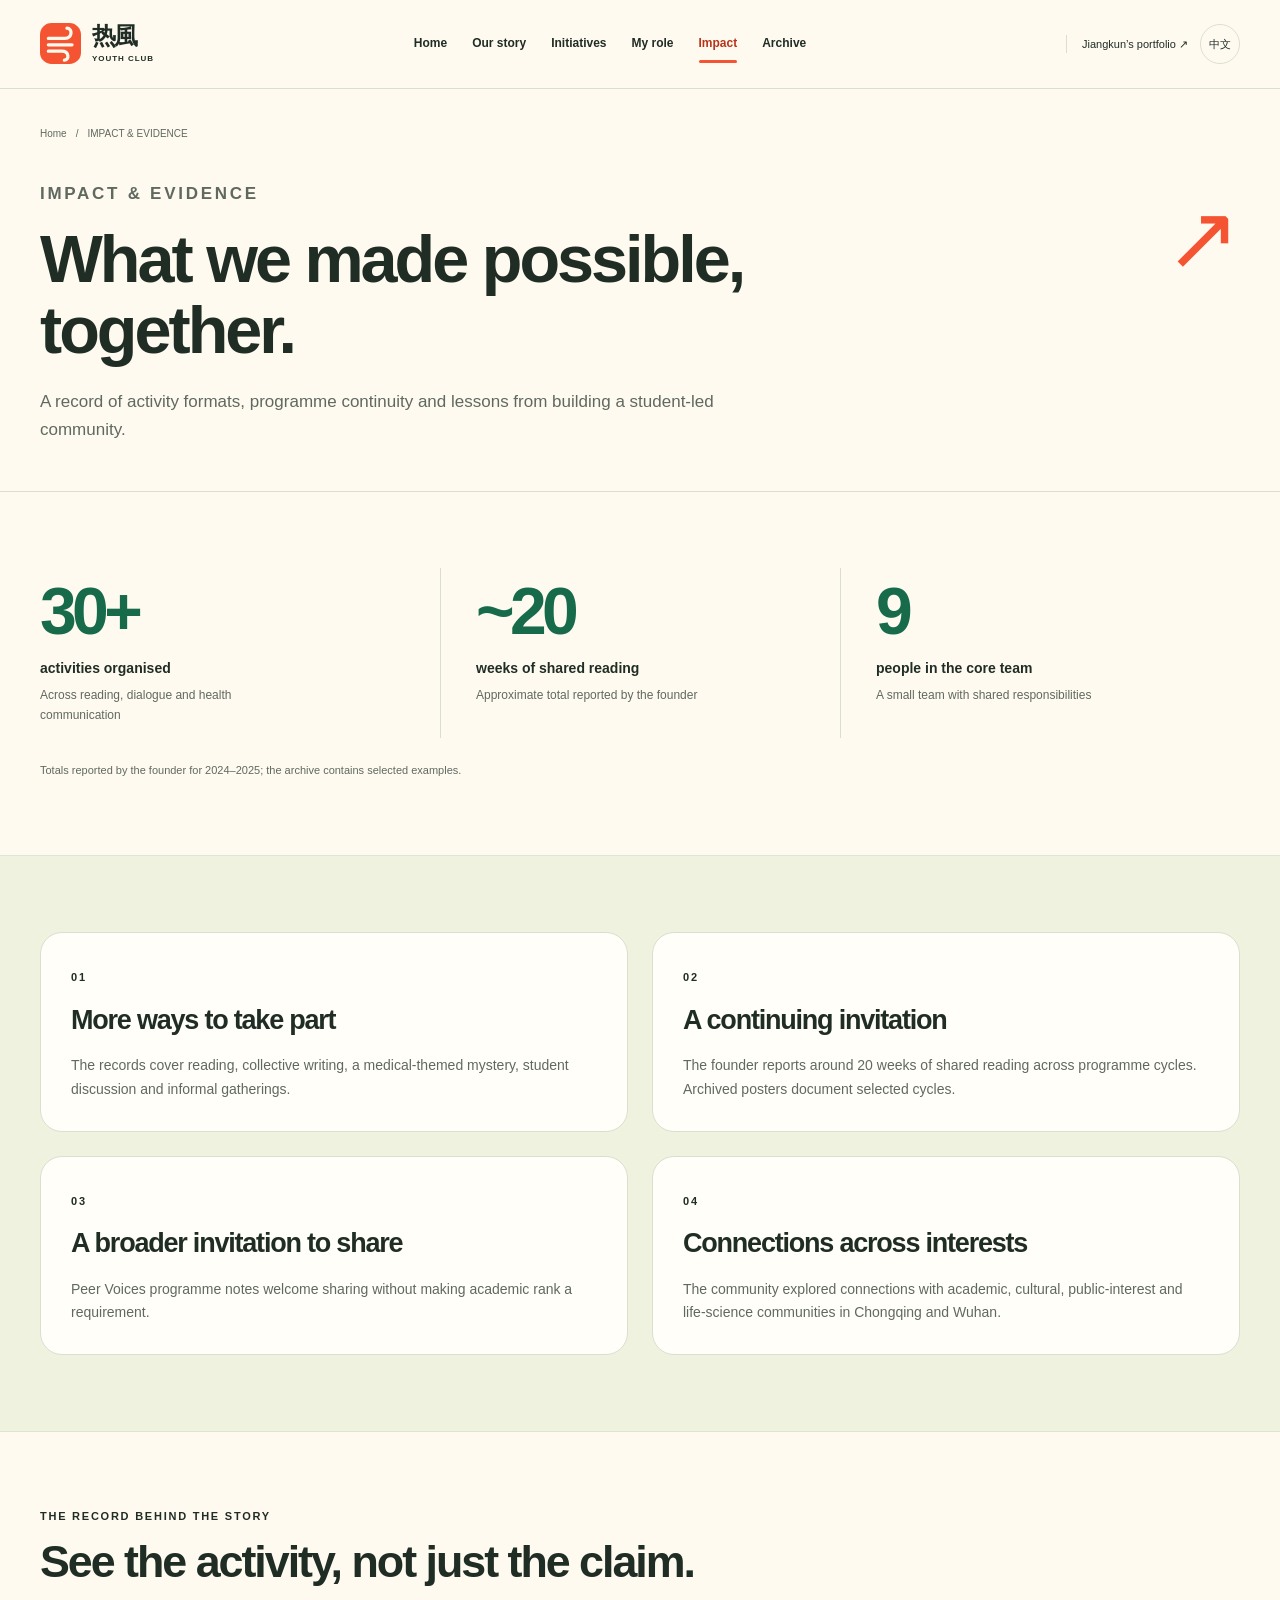
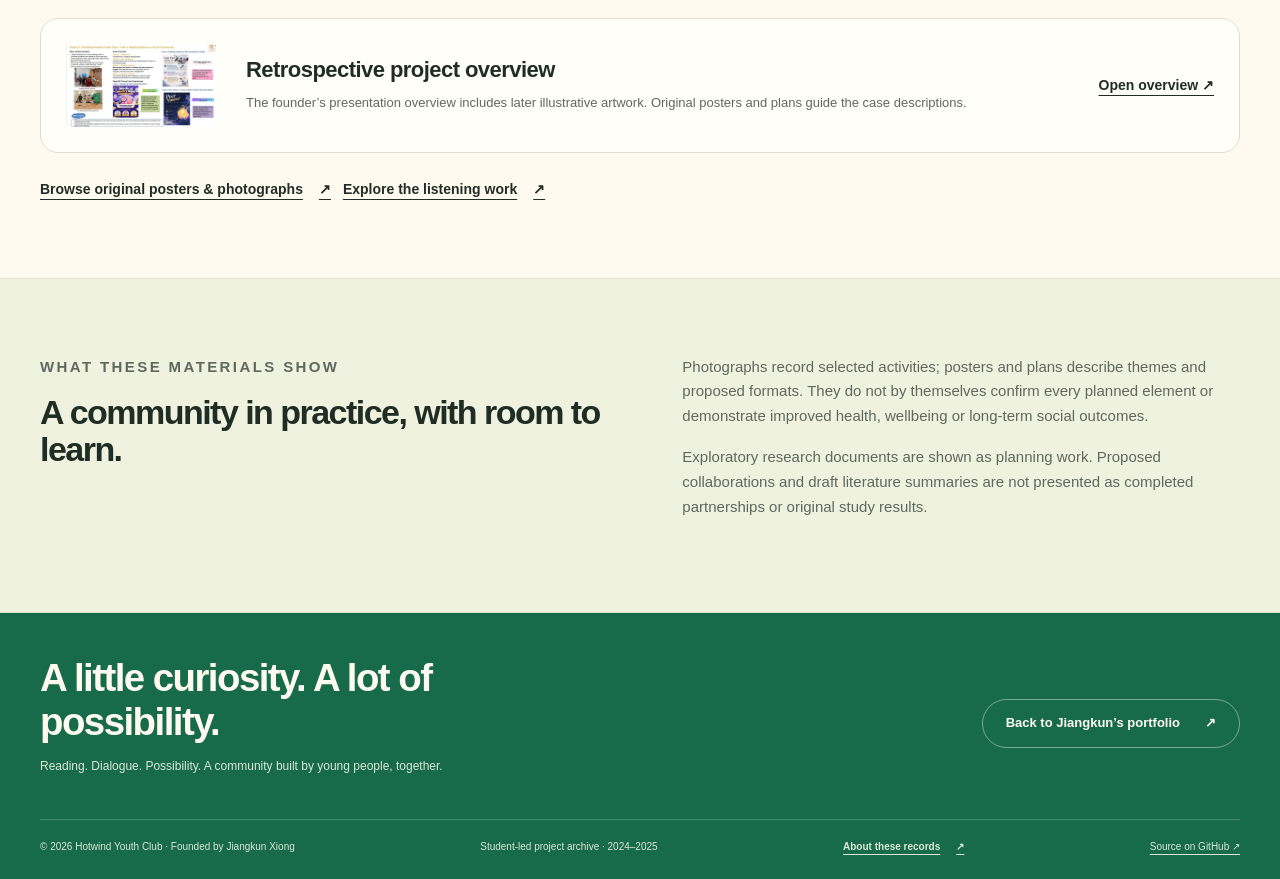
<file: impact.html>
<!DOCTYPE html>
<html lang="en"><head><meta charset="utf-8"><meta name="viewport" content="width=device-width,initial-scale=1"><meta name="theme-color" content="#fffaf0"><meta name="description" content="Activities, participation and evidence from Hotwind Youth Club."><meta http-equiv="Content-Security-Policy" content="default-src 'self'; script-src 'self'; style-src 'self' 'unsafe-inline'; img-src 'self'; connect-src 'none'; object-src 'none'; base-uri 'none'; form-action 'none'; upgrade-insecure-requests"><meta name="referrer" content="strict-origin-when-cross-origin"><meta property="og:title" content="Impact &amp; evidence | Hotwind"><meta property="og:description" content="Activities, participation and evidence from Hotwind Youth Club."><meta property="og:type" content="website"><meta property="og:image" content="https://jiangkun-xiong.github.io/hotwind-youth-club/assets/images/team/team.webp"><meta property="og:url" content="https://jiangkun-xiong.github.io/hotwind-youth-club/impact.html"><link rel="canonical" href="https://jiangkun-xiong.github.io/hotwind-youth-club/impact.html"><link rel="icon" href="assets/images/favicon.svg" type="image/svg+xml"><title>Impact &amp; evidence | Hotwind Youth Club</title><link rel="stylesheet" href="assets/css/styles.css"><script defer src="assets/js/media-rules.js"></script><script defer src="assets/js/media.js"></script><script defer src="assets/js/main.js"></script></head>
<body class="" data-title-en="Impact &amp; evidence" data-title-zh="成果与证据"><a class="skip" href="#main"><span data-en="Skip to content" data-zh="跳至正文">Skip to content</span></a><header class="site-header"><div class="nav wrap"><a class="brand" href="index.html" aria-label="Hotwind home" data-aria-en="Hotwind home" data-aria-zh="热風首页"><img class="brand-symbol" src="assets/images/favicon.svg" width="41" height="41" alt=""><span><span class="brand-cn">热風</span><span class="brand-en">Youth Club</span></span></a><nav class="nav-links" id="navigation" aria-label="Main navigation" data-aria-en="Main navigation" data-aria-zh="主导航"><a href="index.html"><span data-en="Home" data-zh="首页">Home</span></a><a href="story.html"><span data-en="Our story" data-zh="成长故事">Our story</span></a><a href="initiatives.html"><span data-en="Initiatives" data-zh="活动案例">Initiatives</span></a><a href="role.html"><span data-en="My role" data-zh="我的贡献">My role</span></a><a href="impact.html" aria-current="page"><span data-en="Impact" data-zh="成果影响">Impact</span></a><a href="gallery.html"><span data-en="Archive" data-zh="影像档案">Archive</span></a></nav><div class="nav-controls"><a class="portfolio-link" href="https://jiangkun-xiong.github.io/index.html"><span data-en="Jiangkun’s portfolio ↗" data-zh="江坤的个人主页 ↗">Jiangkun’s portfolio ↗</span></a><button class="lang" id="language-toggle" type="button" aria-label="Switch to Chinese">中文</button><button class="menu" id="menu-toggle" type="button" aria-controls="navigation" aria-expanded="false" aria-label="Open menu">☰</button></div></div></header><main id="main"><section class="page-hero"><div class="wrap"><div class="breadcrumbs"><a href="index.html"><span data-en="Home" data-zh="首页">Home</span></a><span aria-hidden="true">/</span><span data-en="IMPACT &amp; EVIDENCE" data-zh="成果与证据">IMPACT &amp; EVIDENCE</span></div><div class="page-heading"><div><p data-en="IMPACT &amp; EVIDENCE" data-zh="成果与证据" class="eyebrow">IMPACT &amp; EVIDENCE</p><h1 data-en="What we made possible, together." data-zh="我们一起，让什么成为可能。">What we made possible, together.</h1><p data-en="A record of activity formats, programme continuity and lessons from building a student-led community." data-zh="记录活动形式、项目的持续开展，以及建设青年社群过程中的学习。">A record of activity formats, programme continuity and lessons from building a student-led community.</p></div><span class="page-mark" aria-hidden="true">↗</span></div></div></section><section class="section"><div class="wrap"><div class="metrics"><div class="metric"><span class="metric-value">30+</span><span data-en="activities organised" data-zh="场线上线下活动" class="metric-label">activities organised</span><span data-en="Across reading, dialogue and health communication" data-zh="涵盖阅读、对话与健康传播" class="metric-note">Across reading, dialogue and health communication</span></div><div class="metric"><span class="metric-value">~20</span><span data-en="weeks of shared reading" data-zh="周线上共读计划" class="metric-label">weeks of shared reading</span><span data-en="Approximate total reported by the founder" data-zh="创始人提供的累计周数估计" class="metric-note">Approximate total reported by the founder</span></div><div class="metric"><span class="metric-value">9</span><span data-en="people in the core team" data-zh="位核心团队成员" class="metric-label">people in the core team</span><span data-en="A small team with shared responsibilities" data-zh="共同分工、共同建设的小团队" class="metric-note">A small team with shared responsibilities</span></div></div><p data-en="Totals reported by the founder for 2024–2025; the archive contains selected examples." data-zh="2024–2025年累计数据由创始人提供；档案展示部分代表性实例。" class="metrics-source">Totals reported by the founder for 2024–2025; the archive contains selected examples.</p></div></section><section class="section section-tint"><div class="wrap impact-grid"><article class="impact-item"><span class="eyebrow">01</span><h2 data-en="More ways to take part" data-zh="更多参与的方式">More ways to take part</h2><p data-en="The records cover reading, collective writing, a medical-themed mystery, student discussion and informal gatherings." data-zh="材料涵盖阅读、集体创作、医学主题剧本、学生讨论与轻松聚会，呈现不同的参与形式。">The records cover reading, collective writing, a medical-themed mystery, student discussion and informal gatherings.</p></article><article class="impact-item"><span class="eyebrow">02</span><h2 data-en="A continuing invitation" data-zh="持续发出的邀请">A continuing invitation</h2><p data-en="The founder reports around 20 weeks of shared reading across programme cycles. Archived posters document selected cycles." data-zh="创始人记录的各期共读累计约20周，存档海报展示了其中部分期次。">The founder reports around 20 weeks of shared reading across programme cycles. Archived posters document selected cycles.</p></article><article class="impact-item"><span class="eyebrow">03</span><h2 data-en="A broader invitation to share" data-zh="更开放的分享邀请">A broader invitation to share</h2><p data-en="Peer Voices programme notes welcome sharing without making academic rank a requirement." data-zh="热風朋辈说的活动说明欢迎不同经验，不把学业排名作为分享的必要条件。">Peer Voices programme notes welcome sharing without making academic rank a requirement.</p></article><article class="impact-item"><span class="eyebrow">04</span><h2 data-en="Connections across interests" data-zh="跨越兴趣与领域的连接">Connections across interests</h2><p data-en="The community explored connections with academic, cultural, public-interest and life-science communities in Chongqing and Wuhan." data-zh="社群探索与重庆、武汉的学术、文化、公益与生命科学社群建立连接。">The community explored connections with academic, cultural, public-interest and life-science communities in Chongqing and Wuhan.</p></article></div></section><section class="section"><div class="wrap"><div class="section-head"><div><p data-en="THE RECORD BEHIND THE STORY" data-zh="故事背后的记录" class="eyebrow">THE RECORD BEHIND THE STORY</p><h2 data-en="See the activity, not just the claim." data-zh="让活动本身，成为证据。">See the activity, not just the claim.</h2></div></div><div class="evidence-strip"><img src="assets/images/evidence/project-overview-thumb.webp" alt="Project overview combining text, activity photographs and later English case illustrations." width="150" height="84" loading="lazy"><div><h3 data-en="Retrospective project overview" data-zh="项目回顾总览">Retrospective project overview</h3><p data-en="The founder’s presentation overview includes later illustrative artwork. Original posters and plans guide the case descriptions." data-zh="创始人的展示总览含后制案例插画；各案例描述以原始海报与方案为依据。">The founder’s presentation overview includes later illustrative artwork. Original posters and plans guide the case descriptions.</p></div><a href="assets/images/evidence/project-overview.webp" class="text-link" data-lightbox="overview"><span data-en="Open overview ↗" data-zh="打开总览 ↗">Open overview ↗</span></a></div><div class="actions" style="margin-top:25px"><a class="text-link" href="gallery.html"><span data-en="Browse original posters &amp; photographs" data-zh="浏览原始海报与照片">Browse original posters &amp; photographs</span><span aria-hidden="true">↗</span></a><a class="text-link" href="project-listening.html"><span data-en="Explore the listening work" data-zh="了解需求探索">Explore the listening work</span><span aria-hidden="true">↗</span></a></div></div></section><section class="section section-tint"><div class="wrap split"><div class="copy"><p data-en="WHAT THESE MATERIALS SHOW" data-zh="这些材料说明什么" class="eyebrow">WHAT THESE MATERIALS SHOW</p><h2 data-en="A community in practice, with room to learn." data-zh="实践中的社群，仍在学习。">A community in practice, with room to learn.</h2></div><div class="copy"><p data-en="Photographs record selected activities; posters and plans describe themes and proposed formats. They do not by themselves confirm every planned element or demonstrate improved health, wellbeing or long-term social outcomes." data-zh="照片记录部分活动；海报与方案介绍主题和拟议形式。它们本身不能确认所有设计环节均已实施，也不能证明健康、心理状态或长期社会结果的改善。">Photographs record selected activities; posters and plans describe themes and proposed formats. They do not by themselves confirm every planned element or demonstrate improved health, wellbeing or long-term social outcomes.</p><p data-en="Exploratory research documents are shown as planning work. Proposed collaborations and draft literature summaries are not presented as completed partnerships or original study results." data-zh="探索性调研材料按规划工作呈现；拟议合作与文献梳理草稿，不作为已完成合作或原创研究结果展示。">Exploratory research documents are shown as planning work. Proposed collaborations and draft literature summaries are not presented as completed partnerships or original study results.</p></div></div></section></main><footer class="site-footer"><div class="wrap"><div class="footer-top"><div><p data-en="A little curiosity. A lot of possibility." data-zh="从一点好奇，走向更多可能。" class="footer-headline">A little curiosity. A lot of possibility.</p><p data-en="Reading. Dialogue. Possibility. A community built by young people, together." data-zh="阅读、对话与更多可能。一个由青年一起建设的社群。" class="footer-description">Reading. Dialogue. Possibility. A community built by young people, together.</p></div><a class="btn btn-quiet" href="https://jiangkun-xiong.github.io/index.html"><span data-en="Back to Jiangkun’s portfolio" data-zh="返回江坤的个人主页">Back to Jiangkun’s portfolio</span><span aria-hidden="true">↗</span></a></div><div class="footer-bottom"><span>© 2026 Hotwind Youth Club · <span data-en="Founded by Jiangkun Xiong" data-zh="创始人：熊江坤">Founded by Jiangkun Xiong</span></span><span><span data-en="Student-led project archive · 2024–2025" data-zh="学生发起项目档案 · 2024–2025">Student-led project archive · 2024–2025</span></span><a class="text-link" href="record-notes.html"><span data-en="About these records" data-zh="关于这些记录">About these records</span><span aria-hidden="true">↗</span></a><a href="https://github.com/Jiangkun-Xiong/hotwind-youth-club" target="_blank" rel="noopener noreferrer"><span data-en="Source on GitHub ↗" data-zh="GitHub 源代码 ↗">Source on GitHub ↗</span></a></div></div></footer><dialog class="lightbox" id="lightbox" aria-labelledby="lightbox-label"><div class="lightbox-top"><span id="lightbox-label"><span data-en="The Hotwind archive" data-zh="热風影像档案">The Hotwind archive</span></span><div class="actions"><button class="lang" type="button" id="photo-prev" aria-label="Previous image">←</button><button class="lang" type="button" id="photo-next" aria-label="Next image">→</button><button class="lightbox-close" type="button" id="photo-close" aria-label="Close image">×</button></div></div><img id="lightbox-image" class="lightbox-image" alt=""><p id="lightbox-caption" class="lightbox-caption"></p></dialog></body></html>
</file>
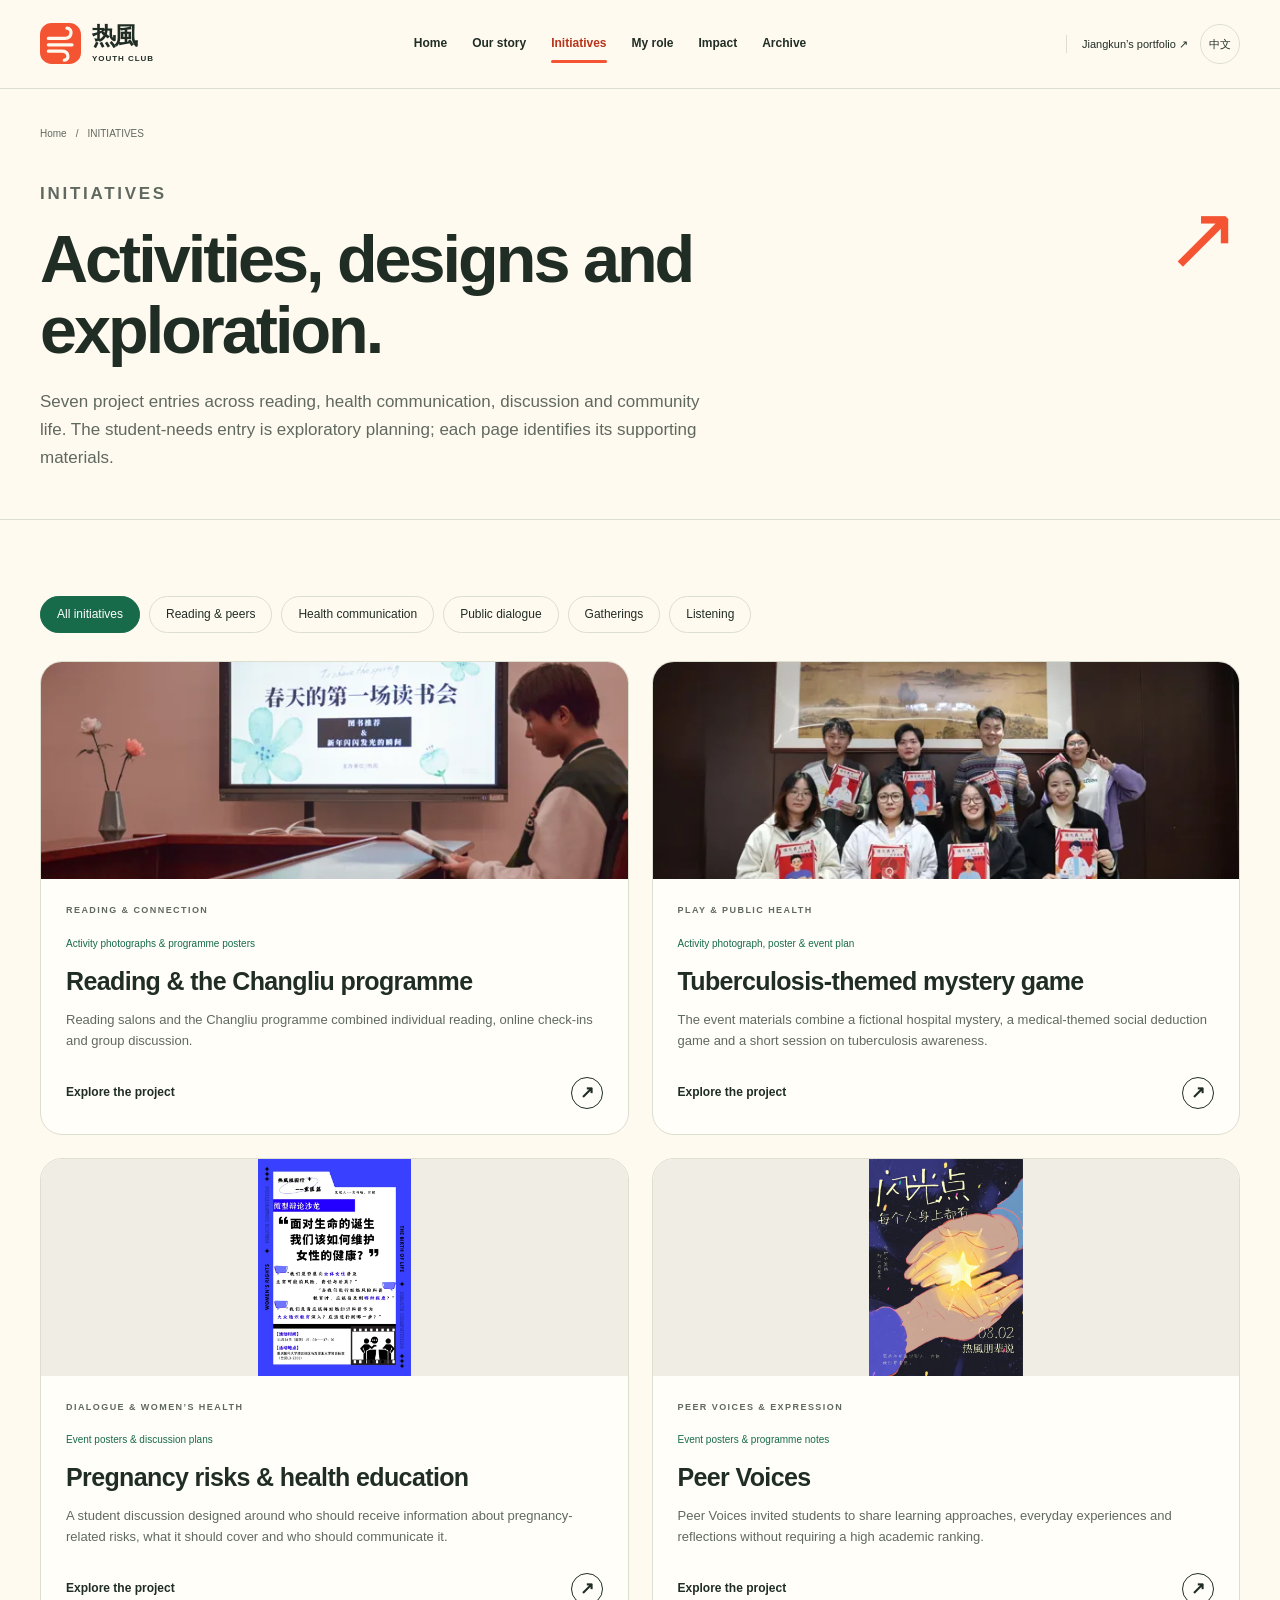
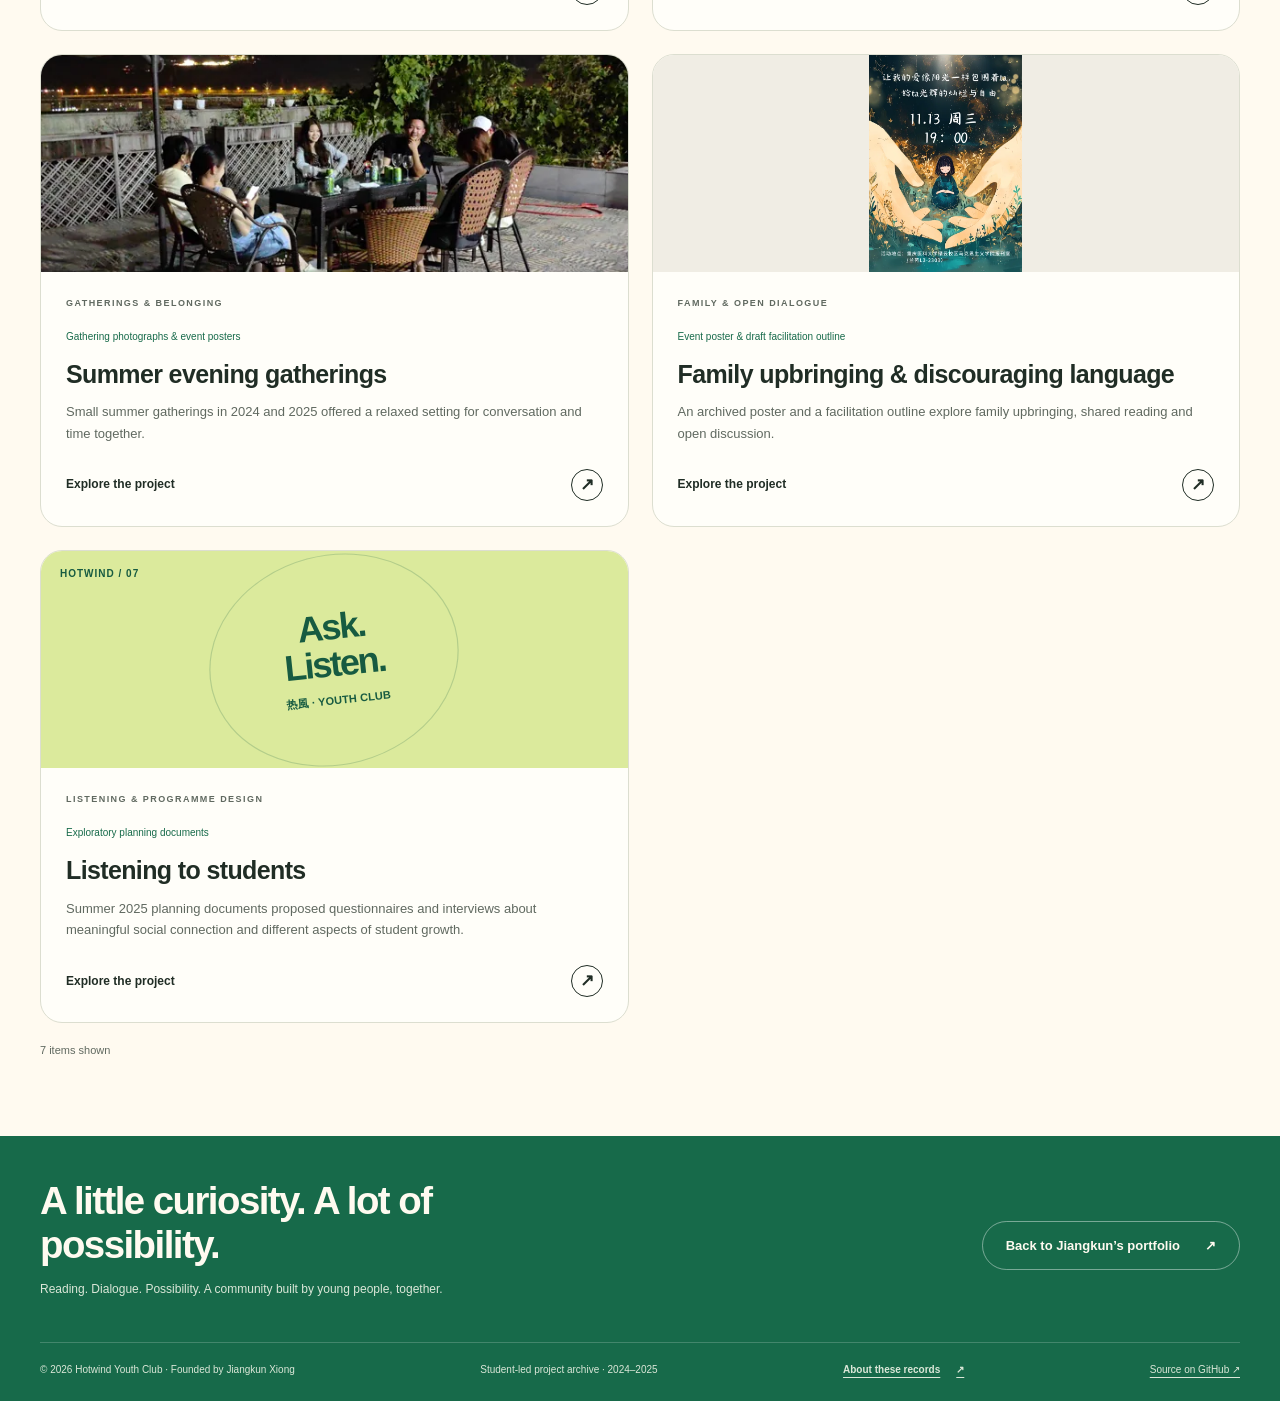
<file: initiatives.html>
<!DOCTYPE html>
<html lang="en"><head><meta charset="utf-8"><meta name="viewport" content="width=device-width,initial-scale=1"><meta name="theme-color" content="#fffaf0"><meta name="description" content="Reading, health communication, public dialogue and community initiatives at Hotwind."><meta http-equiv="Content-Security-Policy" content="default-src 'self'; script-src 'self'; style-src 'self' 'unsafe-inline'; img-src 'self'; connect-src 'none'; object-src 'none'; base-uri 'none'; form-action 'none'; upgrade-insecure-requests"><meta name="referrer" content="strict-origin-when-cross-origin"><meta property="og:title" content="Initiatives | Hotwind"><meta property="og:description" content="Reading, health communication, public dialogue and community initiatives at Hotwind."><meta property="og:type" content="website"><meta property="og:image" content="https://jiangkun-xiong.github.io/hotwind-youth-club/assets/images/team/team.webp"><meta property="og:url" content="https://jiangkun-xiong.github.io/hotwind-youth-club/initiatives.html"><link rel="canonical" href="https://jiangkun-xiong.github.io/hotwind-youth-club/initiatives.html"><link rel="icon" href="assets/images/favicon.svg" type="image/svg+xml"><title>Initiatives | Hotwind Youth Club</title><link rel="stylesheet" href="assets/css/styles.css"><script defer src="assets/js/media-rules.js"></script><script defer src="assets/js/media.js"></script><script defer src="assets/js/main.js"></script></head>
<body class="" data-title-en="Initiatives" data-title-zh="活动案例"><a class="skip" href="#main"><span data-en="Skip to content" data-zh="跳至正文">Skip to content</span></a><header class="site-header"><div class="nav wrap"><a class="brand" href="index.html" aria-label="Hotwind home" data-aria-en="Hotwind home" data-aria-zh="热風首页"><img class="brand-symbol" src="assets/images/favicon.svg" width="41" height="41" alt=""><span><span class="brand-cn">热風</span><span class="brand-en">Youth Club</span></span></a><nav class="nav-links" id="navigation" aria-label="Main navigation" data-aria-en="Main navigation" data-aria-zh="主导航"><a href="index.html"><span data-en="Home" data-zh="首页">Home</span></a><a href="story.html"><span data-en="Our story" data-zh="成长故事">Our story</span></a><a href="initiatives.html" aria-current="page"><span data-en="Initiatives" data-zh="活动案例">Initiatives</span></a><a href="role.html"><span data-en="My role" data-zh="我的贡献">My role</span></a><a href="impact.html"><span data-en="Impact" data-zh="成果影响">Impact</span></a><a href="gallery.html"><span data-en="Archive" data-zh="影像档案">Archive</span></a></nav><div class="nav-controls"><a class="portfolio-link" href="https://jiangkun-xiong.github.io/index.html"><span data-en="Jiangkun’s portfolio ↗" data-zh="江坤的个人主页 ↗">Jiangkun’s portfolio ↗</span></a><button class="lang" id="language-toggle" type="button" aria-label="Switch to Chinese">中文</button><button class="menu" id="menu-toggle" type="button" aria-controls="navigation" aria-expanded="false" aria-label="Open menu">☰</button></div></div></header><main id="main"><section class="page-hero"><div class="wrap"><div class="breadcrumbs"><a href="index.html"><span data-en="Home" data-zh="首页">Home</span></a><span aria-hidden="true">/</span><span data-en="INITIATIVES" data-zh="活动案例">INITIATIVES</span></div><div class="page-heading"><div><p data-en="INITIATIVES" data-zh="活动案例" class="eyebrow">INITIATIVES</p><h1 data-en="Activities, designs and exploration." data-zh="活动、设计与探索。">Activities, designs and exploration.</h1><p data-en="Seven project entries across reading, health communication, discussion and community life. The student-needs entry is exploratory planning; each page identifies its supporting materials." data-zh="七个项目条目，涵盖阅读、健康传播、讨论与社群生活。其中青年需求条目属于探索性规划；各页分别说明材料依据。">Seven project entries across reading, health communication, discussion and community life. The student-needs entry is exploratory planning; each page identifies its supporting materials.</p></div><span class="page-mark" aria-hidden="true">↗</span></div></div></section><section class="section"><div class="wrap" data-filter-root><div class="filter-bar" aria-label="Filter by category" data-aria-en="Filter by category" data-aria-zh="按类别筛选"><button class="filter" data-filter="all" aria-pressed="true" type="button"><span data-en="All initiatives" data-zh="全部活动">All initiatives</span></button><button class="filter" data-filter="learning" aria-pressed="false" type="button"><span data-en="Reading &amp; peers" data-zh="阅读与朋辈">Reading &amp; peers</span></button><button class="filter" data-filter="health" aria-pressed="false" type="button"><span data-en="Health communication" data-zh="健康传播">Health communication</span></button><button class="filter" data-filter="dialogue" aria-pressed="false" type="button"><span data-en="Public dialogue" data-zh="公共对话">Public dialogue</span></button><button class="filter" data-filter="connection" aria-pressed="false" type="button"><span data-en="Gatherings" data-zh="相聚">Gatherings</span></button><button class="filter" data-filter="research" aria-pressed="false" type="button"><span data-en="Listening" data-zh="需求探索">Listening</span></button></div><div class="project-grid four" data-filter-list><article class="project-card" data-category="learning"><a href="project-reading.html" aria-label="Reading &amp; the Changliu programme" data-aria-en="Reading &amp; the Changliu programme" data-aria-zh="读书会与长流计划"><div class="project-art theme-green art-reading" data-cover="reading"><span class="art-index">HOTWIND / 01</span><div class="art-ring" aria-hidden="true"></div><div class="art-word" aria-hidden="true">Read.<br>Connect.<small>热風 · YOUTH CLUB</small></div></div></a><div class="card-copy"><p data-en="READING &amp; CONNECTION" data-zh="阅读与连接" class="eyebrow">READING &amp; CONNECTION</p><p data-en="Activity photographs &amp; programme posters" data-zh="活动照片与项目海报" class="record-label">Activity photographs &amp; programme posters</p><h3><a href="project-reading.html"><span data-en="Reading &amp; the Changliu programme" data-zh="读书会与长流计划">Reading &amp; the Changliu programme</span></a></h3><p data-en="Reading salons and the Changliu programme combined individual reading, online check-ins and group discussion." data-zh="通过读书会与长流计划，结合个人阅读、线上打卡与集体交流。">Reading salons and the Changliu programme combined individual reading, online check-ins and group discussion.</p><a href="project-reading.html" class="card-bottom"><span data-en="Explore the project" data-zh="查看项目">Explore the project</span><span class="circle-arrow" aria-hidden="true">↗</span></a></div></article><article class="project-card" data-category="health"><a href="project-tb-roleplay.html" aria-label="Tuberculosis-themed mystery game" data-aria-en="Tuberculosis-themed mystery game" data-aria-zh="结核病主题剧本活动"><div class="project-art theme-orange art-tb" data-cover="tb"><span class="art-index">HOTWIND / 02</span><div class="art-ring" aria-hidden="true"></div><div class="art-word" aria-hidden="true">Follow<br>the clues.<small>热風 · YOUTH CLUB</small></div></div></a><div class="card-copy"><p data-en="PLAY &amp; PUBLIC HEALTH" data-zh="游戏与公共健康" class="eyebrow">PLAY &amp; PUBLIC HEALTH</p><p data-en="Activity photograph, poster &amp; event plan" data-zh="活动合照、海报与活动方案" class="record-label">Activity photograph, poster &amp; event plan</p><h3><a href="project-tb-roleplay.html"><span data-en="Tuberculosis-themed mystery game" data-zh="结核病主题剧本活动">Tuberculosis-themed mystery game</span></a></h3><p data-en="The event materials combine a fictional hospital mystery, a medical-themed social deduction game and a short session on tuberculosis awareness." data-zh="活动材料将虚构的医院谜案、医学主题社交推理游戏与简短的结核病科普环节结合。">The event materials combine a fictional hospital mystery, a medical-themed social deduction game and a short session on tuberculosis awareness.</p><a href="project-tb-roleplay.html" class="card-bottom"><span data-en="Explore the project" data-zh="查看项目">Explore the project</span><span class="circle-arrow" aria-hidden="true">↗</span></a></div></article><article class="project-card" data-category="dialogue"><a href="project-womens-health.html" aria-label="Pregnancy risks &amp; health education" data-aria-en="Pregnancy risks &amp; health education" data-aria-zh="妊娠风险与健康科普讨论"><div class="project-art theme-pink art-womens" data-cover="womens"><span class="art-index">HOTWIND / 03</span><div class="art-ring" aria-hidden="true"></div><div class="art-word" aria-hidden="true">Question.<br>Discuss.<small>热風 · YOUTH CLUB</small></div></div></a><div class="card-copy"><p data-en="DIALOGUE &amp; WOMEN’S HEALTH" data-zh="对话与女性健康" class="eyebrow">DIALOGUE &amp; WOMEN’S HEALTH</p><p data-en="Event posters &amp; discussion plans" data-zh="活动海报与讨论方案" class="record-label">Event posters &amp; discussion plans</p><h3><a href="project-womens-health.html"><span data-en="Pregnancy risks &amp; health education" data-zh="妊娠风险与健康科普讨论">Pregnancy risks &amp; health education</span></a></h3><p data-en="A student discussion designed around who should receive information about pregnancy-related risks, what it should cover and who should communicate it." data-zh="围绕妊娠风险科普应面向谁、涵盖什么，以及由谁传播，设计学生讨论。">A student discussion designed around who should receive information about pregnancy-related risks, what it should cover and who should communicate it.</p><a href="project-womens-health.html" class="card-bottom"><span data-en="Explore the project" data-zh="查看项目">Explore the project</span><span class="circle-arrow" aria-hidden="true">↗</span></a></div></article><article class="project-card" data-category="learning"><a href="project-peer-voices.html" aria-label="Peer Voices" data-aria-en="Peer Voices" data-aria-zh="热風朋辈说"><div class="project-art theme-purple art-peer" data-cover="peer"><span class="art-index">HOTWIND / 04</span><div class="art-ring" aria-hidden="true"></div><div class="art-word" aria-hidden="true">Your voice<br>belongs.<small>热風 · YOUTH CLUB</small></div></div></a><div class="card-copy"><p data-en="PEER VOICES &amp; EXPRESSION" data-zh="朋辈声音与表达" class="eyebrow">PEER VOICES &amp; EXPRESSION</p><p data-en="Event posters &amp; programme notes" data-zh="活动海报与活动说明" class="record-label">Event posters &amp; programme notes</p><h3><a href="project-peer-voices.html"><span data-en="Peer Voices" data-zh="热風朋辈说">Peer Voices</span></a></h3><p data-en="Peer Voices invited students to share learning approaches, everyday experiences and reflections without requiring a high academic ranking." data-zh="热風朋辈说邀请学生分享学习方法、日常经历与成长思考，不以学业排名靠前作为分享门槛。">Peer Voices invited students to share learning approaches, everyday experiences and reflections without requiring a high academic ranking.</p><a href="project-peer-voices.html" class="card-bottom"><span data-en="Explore the project" data-zh="查看项目">Explore the project</span><span class="circle-arrow" aria-hidden="true">↗</span></a></div></article><article class="project-card" data-category="connection"><a href="project-summer-gatherings.html" aria-label="Summer evening gatherings" data-aria-en="Summer evening gatherings" data-aria-zh="夏夜相聚"><div class="project-art theme-orange art-summer" data-cover="summer"><span class="art-index">HOTWIND / 05</span><div class="art-ring" aria-hidden="true"></div><div class="art-word" aria-hidden="true">Meet.<br>Stay a while.<small>热風 · YOUTH CLUB</small></div></div></a><div class="card-copy"><p data-en="GATHERINGS &amp; BELONGING" data-zh="相聚与连接" class="eyebrow">GATHERINGS &amp; BELONGING</p><p data-en="Gathering photographs &amp; event posters" data-zh="聚会照片与活动海报" class="record-label">Gathering photographs &amp; event posters</p><h3><a href="project-summer-gatherings.html"><span data-en="Summer evening gatherings" data-zh="夏夜相聚">Summer evening gatherings</span></a></h3><p data-en="Small summer gatherings in 2024 and 2025 offered a relaxed setting for conversation and time together." data-zh="2024与2025年的小型夏日聚会，为交流与相伴提供轻松的场景。">Small summer gatherings in 2024 and 2025 offered a relaxed setting for conversation and time together.</p><a href="project-summer-gatherings.html" class="card-bottom"><span data-en="Explore the project" data-zh="查看项目">Explore the project</span><span class="circle-arrow" aria-hidden="true">↗</span></a></div></article><article class="project-card" data-category="dialogue"><a href="project-family-dialogue.html" aria-label="Family upbringing &amp; discouraging language" data-aria-en="Family upbringing &amp; discouraging language" data-aria-zh="家庭教育与打压式表达讨论"><div class="project-art theme-purple art-parenting" data-cover="parenting"><span class="art-index">HOTWIND / 06</span><div class="art-ring" aria-hidden="true"></div><div class="art-word" aria-hidden="true">Listen.<br>Reflect.<small>热風 · YOUTH CLUB</small></div></div></a><div class="card-copy"><p data-en="FAMILY &amp; OPEN DIALOGUE" data-zh="家庭与开放对话" class="eyebrow">FAMILY &amp; OPEN DIALOGUE</p><p data-en="Event poster &amp; draft facilitation outline" data-zh="活动海报与主持提纲草稿" class="record-label">Event poster &amp; draft facilitation outline</p><h3><a href="project-family-dialogue.html"><span data-en="Family upbringing &amp; discouraging language" data-zh="家庭教育与打压式表达讨论">Family upbringing &amp; discouraging language</span></a></h3><p data-en="An archived poster and a facilitation outline explore family upbringing, shared reading and open discussion." data-zh="通过存档海报与主持提纲，呈现关于家庭教育、共同阅读与开放讨论的活动设计。">An archived poster and a facilitation outline explore family upbringing, shared reading and open discussion.</p><a href="project-family-dialogue.html" class="card-bottom"><span data-en="Explore the project" data-zh="查看项目">Explore the project</span><span class="circle-arrow" aria-hidden="true">↗</span></a></div></article><article class="project-card" data-category="research"><a href="project-listening.html" aria-label="Listening to students" data-aria-en="Listening to students" data-aria-zh="青年需求与调研设计"><div class="project-art theme-green art-research" data-cover="research"><span class="art-index">HOTWIND / 07</span><div class="art-ring" aria-hidden="true"></div><div class="art-word" aria-hidden="true">Ask.<br>Listen.<small>热風 · YOUTH CLUB</small></div></div></a><div class="card-copy"><p data-en="LISTENING &amp; PROGRAMME DESIGN" data-zh="倾听与活动设计" class="eyebrow">LISTENING &amp; PROGRAMME DESIGN</p><p data-en="Exploratory planning documents" data-zh="探索性规划材料" class="record-label">Exploratory planning documents</p><h3><a href="project-listening.html"><span data-en="Listening to students" data-zh="青年需求与调研设计">Listening to students</span></a></h3><p data-en="Summer 2025 planning documents proposed questionnaires and interviews about meaningful social connection and different aspects of student growth." data-zh="2025年夏季规划材料提出通过问卷与访谈，了解深度社交及学生不同方面的成长需求。">Summer 2025 planning documents proposed questionnaires and interviews about meaningful social connection and different aspects of student growth.</p><a href="project-listening.html" class="card-bottom"><span data-en="Explore the project" data-zh="查看项目">Explore the project</span><span class="circle-arrow" aria-hidden="true">↗</span></a></div></article></div><p class="result-count" data-result-count role="status" aria-live="polite">7 initiatives</p></div></section></main><footer class="site-footer"><div class="wrap"><div class="footer-top"><div><p data-en="A little curiosity. A lot of possibility." data-zh="从一点好奇，走向更多可能。" class="footer-headline">A little curiosity. A lot of possibility.</p><p data-en="Reading. Dialogue. Possibility. A community built by young people, together." data-zh="阅读、对话与更多可能。一个由青年一起建设的社群。" class="footer-description">Reading. Dialogue. Possibility. A community built by young people, together.</p></div><a class="btn btn-quiet" href="https://jiangkun-xiong.github.io/index.html"><span data-en="Back to Jiangkun’s portfolio" data-zh="返回江坤的个人主页">Back to Jiangkun’s portfolio</span><span aria-hidden="true">↗</span></a></div><div class="footer-bottom"><span>© 2026 Hotwind Youth Club · <span data-en="Founded by Jiangkun Xiong" data-zh="创始人：熊江坤">Founded by Jiangkun Xiong</span></span><span><span data-en="Student-led project archive · 2024–2025" data-zh="学生发起项目档案 · 2024–2025">Student-led project archive · 2024–2025</span></span><a class="text-link" href="record-notes.html"><span data-en="About these records" data-zh="关于这些记录">About these records</span><span aria-hidden="true">↗</span></a><a href="https://github.com/Jiangkun-Xiong/hotwind-youth-club" target="_blank" rel="noopener noreferrer"><span data-en="Source on GitHub ↗" data-zh="GitHub 源代码 ↗">Source on GitHub ↗</span></a></div></div></footer><dialog class="lightbox" id="lightbox" aria-labelledby="lightbox-label"><div class="lightbox-top"><span id="lightbox-label"><span data-en="The Hotwind archive" data-zh="热風影像档案">The Hotwind archive</span></span><div class="actions"><button class="lang" type="button" id="photo-prev" aria-label="Previous image">←</button><button class="lang" type="button" id="photo-next" aria-label="Next image">→</button><button class="lightbox-close" type="button" id="photo-close" aria-label="Close image">×</button></div></div><img id="lightbox-image" class="lightbox-image" alt=""><p id="lightbox-caption" class="lightbox-caption"></p></dialog></body></html>
</file>
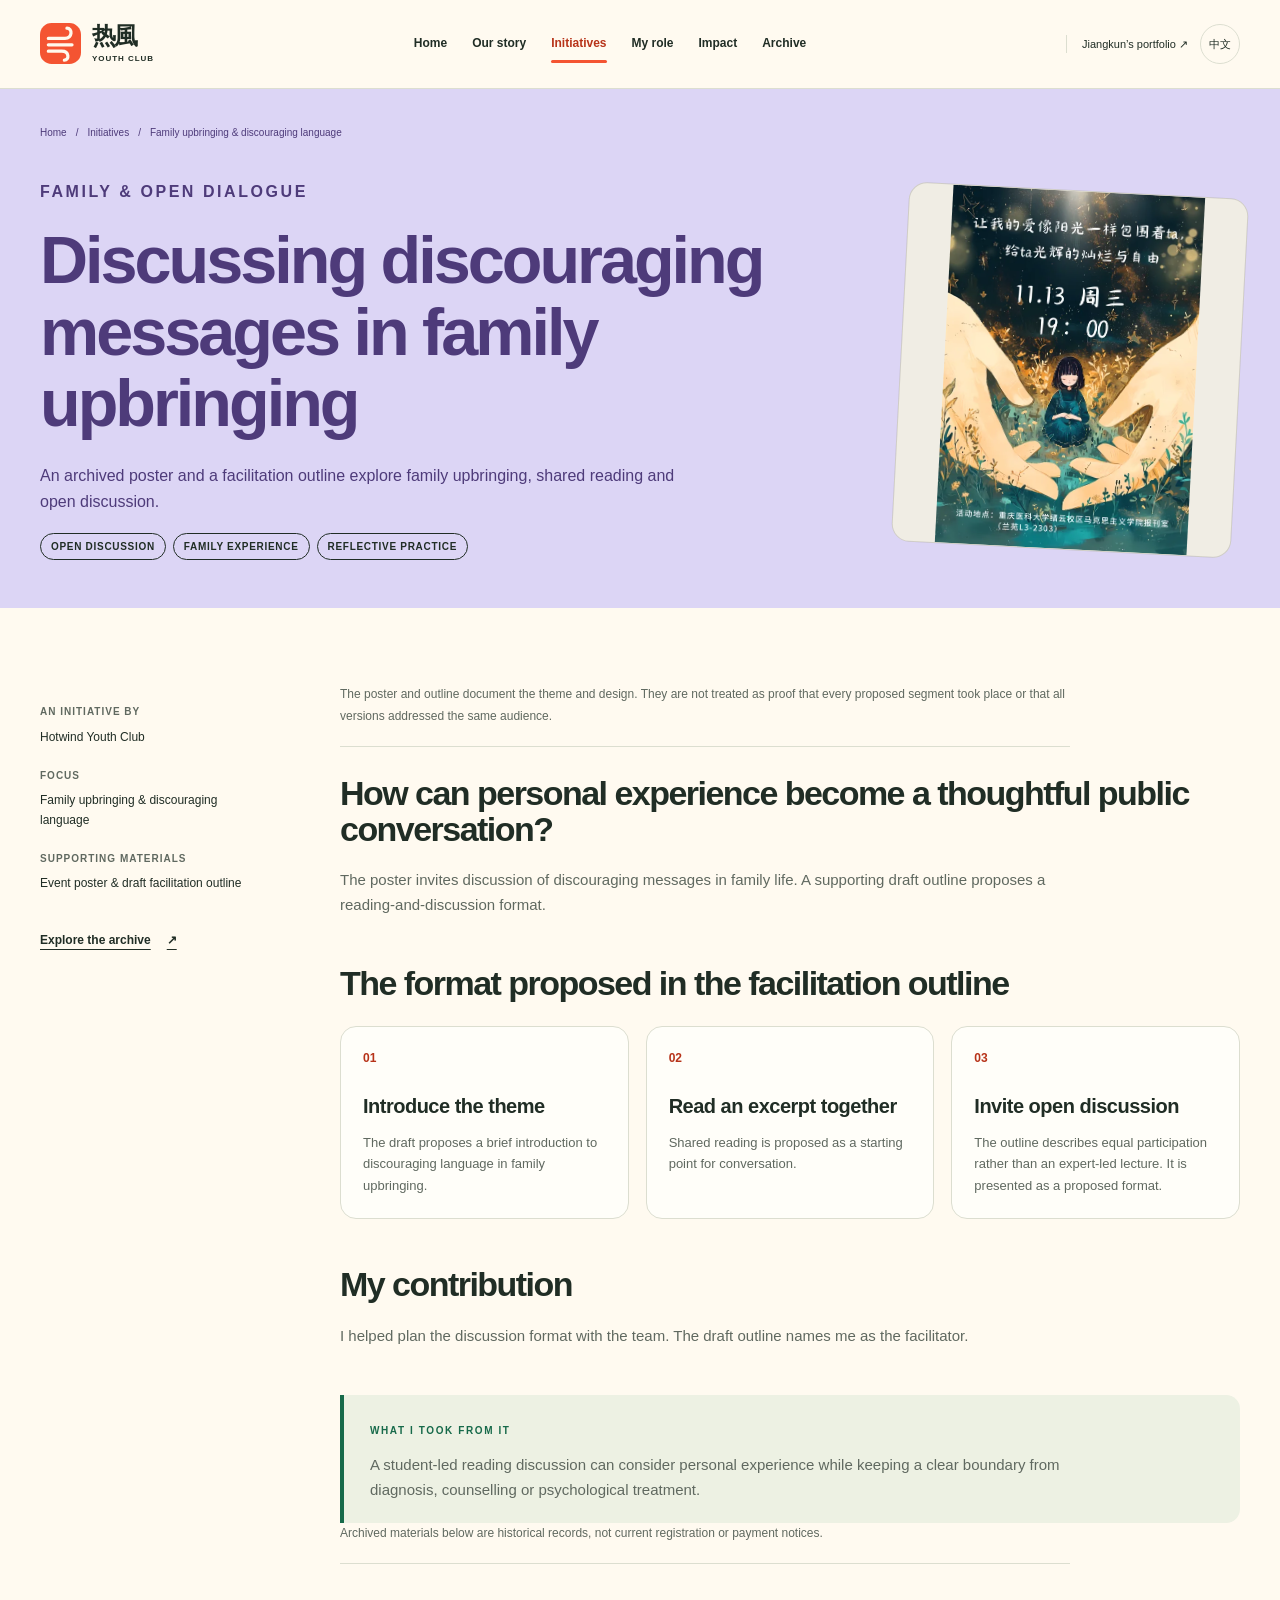
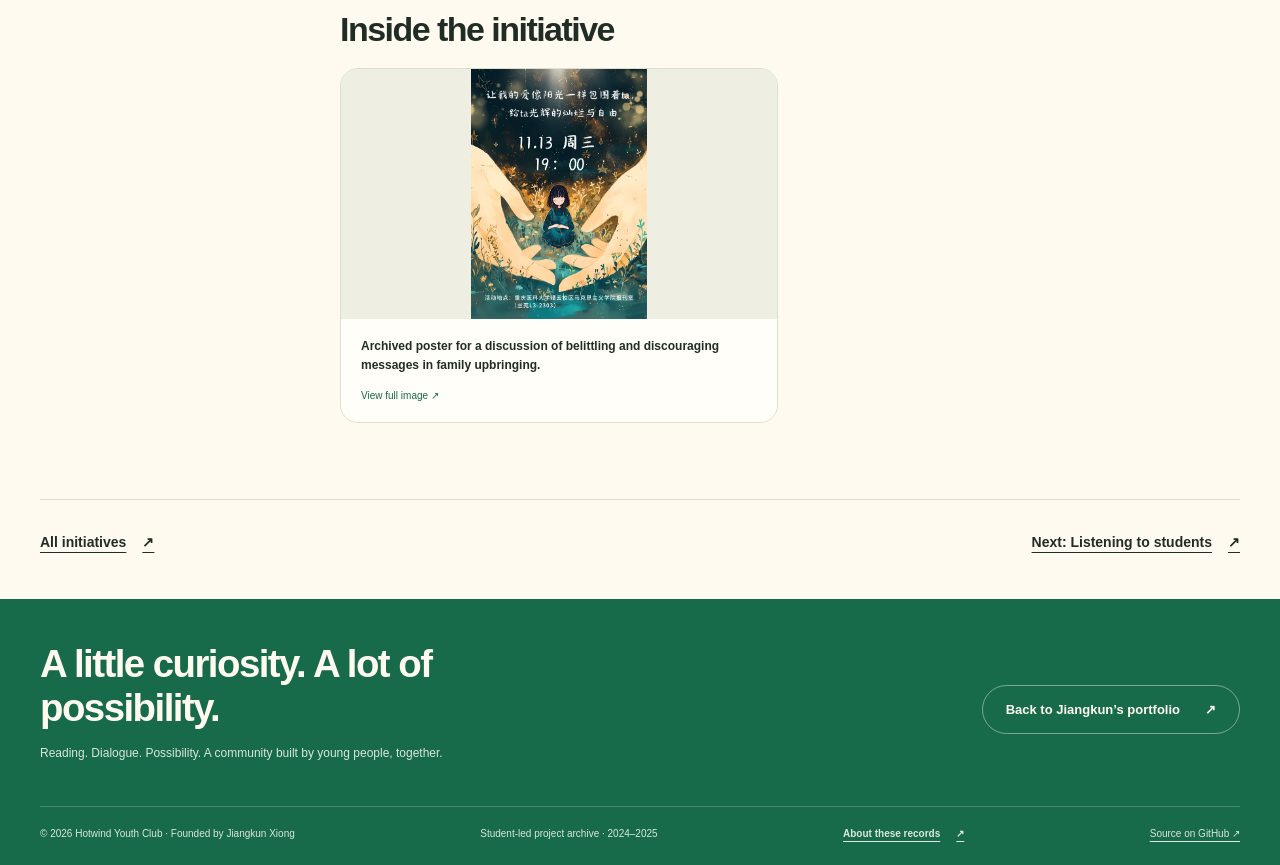
<file: project-family-dialogue.html>
<!DOCTYPE html>
<html lang="en"><head><meta charset="utf-8"><meta name="viewport" content="width=device-width,initial-scale=1"><meta name="theme-color" content="#fffaf0"><meta name="description" content="An archived poster and a facilitation outline explore family upbringing, shared reading and open discussion."><meta http-equiv="Content-Security-Policy" content="default-src 'self'; script-src 'self'; style-src 'self' 'unsafe-inline'; img-src 'self'; connect-src 'none'; object-src 'none'; base-uri 'none'; form-action 'none'; upgrade-insecure-requests"><meta name="referrer" content="strict-origin-when-cross-origin"><meta property="og:title" content="Family upbringing &amp; discouraging language | Hotwind"><meta property="og:description" content="An archived poster and a facilitation outline explore family upbringing, shared reading and open discussion."><meta property="og:type" content="website"><meta property="og:image" content="https://jiangkun-xiong.github.io/hotwind-youth-club/assets/images/team/team.webp"><meta property="og:url" content="https://jiangkun-xiong.github.io/hotwind-youth-club/project-family-dialogue.html"><link rel="canonical" href="https://jiangkun-xiong.github.io/hotwind-youth-club/project-family-dialogue.html"><link rel="icon" href="assets/images/favicon.svg" type="image/svg+xml"><title>Family upbringing &amp; discouraging language | Hotwind Youth Club</title><link rel="stylesheet" href="assets/css/styles.css"><script defer src="assets/js/media-rules.js"></script><script defer src="assets/js/media.js"></script><script defer src="assets/js/main.js"></script></head>
<body class="case-parenting" data-title-en="Family upbringing &amp; discouraging language" data-title-zh="家庭教育与打压式表达讨论"><a class="skip" href="#main"><span data-en="Skip to content" data-zh="跳至正文">Skip to content</span></a><header class="site-header"><div class="nav wrap"><a class="brand" href="index.html" aria-label="Hotwind home" data-aria-en="Hotwind home" data-aria-zh="热風首页"><img class="brand-symbol" src="assets/images/favicon.svg" width="41" height="41" alt=""><span><span class="brand-cn">热風</span><span class="brand-en">Youth Club</span></span></a><nav class="nav-links" id="navigation" aria-label="Main navigation" data-aria-en="Main navigation" data-aria-zh="主导航"><a href="index.html"><span data-en="Home" data-zh="首页">Home</span></a><a href="story.html"><span data-en="Our story" data-zh="成长故事">Our story</span></a><a href="initiatives.html" aria-current="page"><span data-en="Initiatives" data-zh="活动案例">Initiatives</span></a><a href="role.html"><span data-en="My role" data-zh="我的贡献">My role</span></a><a href="impact.html"><span data-en="Impact" data-zh="成果影响">Impact</span></a><a href="gallery.html"><span data-en="Archive" data-zh="影像档案">Archive</span></a></nav><div class="nav-controls"><a class="portfolio-link" href="https://jiangkun-xiong.github.io/index.html"><span data-en="Jiangkun’s portfolio ↗" data-zh="江坤的个人主页 ↗">Jiangkun’s portfolio ↗</span></a><button class="lang" id="language-toggle" type="button" aria-label="Switch to Chinese">中文</button><button class="menu" id="menu-toggle" type="button" aria-controls="navigation" aria-expanded="false" aria-label="Open menu">☰</button></div></div></header><main id="main"><section class="case-hero theme-purple"><div class="wrap"><div class="breadcrumbs"><a href="index.html"><span data-en="Home" data-zh="首页">Home</span></a><span>/</span><a href="initiatives.html"><span data-en="Initiatives" data-zh="活动案例">Initiatives</span></a><span>/</span><span data-en="Family upbringing &amp; discouraging language" data-zh="家庭教育与打压式表达讨论">Family upbringing &amp; discouraging language</span></div><div class="case-grid"><div><p data-en="FAMILY &amp; OPEN DIALOGUE" data-zh="家庭与开放对话" class="eyebrow">FAMILY &amp; OPEN DIALOGUE</p><h1 data-en="Discussing discouraging messages in family upbringing" data-zh="讨论家庭教育中的打压式表达">Discussing discouraging messages in family upbringing</h1><p data-en="An archived poster and a facilitation outline explore family upbringing, shared reading and open discussion." data-zh="通过存档海报与主持提纲，呈现关于家庭教育、共同阅读与开放讨论的活动设计。">An archived poster and a facilitation outline explore family upbringing, shared reading and open discussion.</p><div class="chips"><span data-en="Open discussion" data-zh="开放讨论" class="chip">Open discussion</span><span data-en="Family experience" data-zh="家庭经历" class="chip">Family experience</span><span data-en="Reflective practice" data-zh="反思实践" class="chip">Reflective practice</span></div></div><div class="project-art theme-purple art-parenting" data-cover="parenting"><span class="art-index">HOTWIND / 06</span><div class="art-ring" aria-hidden="true"></div><div class="art-word" aria-hidden="true">Listen.<br>Reflect.<small>热風 · YOUTH CLUB</small></div></div></div></div></section><div class="wrap case-intro"><aside class="case-aside"><dl><div><dt><span data-en="An initiative by" data-zh="活动组织">An initiative by</span></dt><dd>Hotwind Youth Club</dd></div><div><dt><span data-en="Focus" data-zh="关注议题">Focus</span></dt><dd><span data-en="Family upbringing &amp; discouraging language" data-zh="家庭教育与打压式表达讨论">Family upbringing &amp; discouraging language</span></dd></div><div><dt><span data-en="Supporting materials" data-zh="材料依据">Supporting materials</span></dt><dd><span data-en="Event poster &amp; draft facilitation outline" data-zh="活动海报与主持提纲草稿">Event poster &amp; draft facilitation outline</span></dd></div></dl><a class="text-link" href="gallery.html"><span data-en="Explore the archive" data-zh="浏览影像档案">Explore the archive</span><span aria-hidden="true">↗</span></a></aside><article class="case-body"><p data-en="The poster and outline document the theme and design. They are not treated as proof that every proposed segment took place or that all versions addressed the same audience." data-zh="海报与提纲记录主题和设计，不据此认定所有拟议环节均已实施，或不同版本面向同一受众。" class="record-note">The poster and outline document the theme and design. They are not treated as proof that every proposed segment took place or that all versions addressed the same audience.</p><div data-featured-photo="parenting" class="photo-feature"></div><section class="body-section"><h2 data-en="How can personal experience become a thoughtful public conversation?" data-zh="如何把个人经历，转化为认真而开放的讨论？">How can personal experience become a thoughtful public conversation?</h2><p data-en="The poster invites discussion of discouraging messages in family life. A supporting draft outline proposes a reading-and-discussion format." data-zh="海报邀请大家讨论家庭生活中的打压式话语；另有主持提纲草稿提出阅读与讨论相结合的形式。">The poster invites discussion of discouraging messages in family life. A supporting draft outline proposes a reading-and-discussion format.</p></section><section class="body-section"><h2 data-en="The format proposed in the facilitation outline" data-zh="主持提纲中提出的活动形式">The format proposed in the facilitation outline</h2><div class="steps"><div class="step"><span class="step-number">01</span><h3 data-en="Introduce the theme" data-zh="引入主题">Introduce the theme</h3><p data-en="The draft proposes a brief introduction to discouraging language in family upbringing." data-zh="草稿提出先简要介绍家庭教育中的打压式表达。">The draft proposes a brief introduction to discouraging language in family upbringing.</p></div><div class="step"><span class="step-number">02</span><h3 data-en="Read an excerpt together" data-zh="共同阅读选段">Read an excerpt together</h3><p data-en="Shared reading is proposed as a starting point for conversation." data-zh="提纲把共同阅读选段作为讨论的入口。">Shared reading is proposed as a starting point for conversation.</p></div><div class="step"><span class="step-number">03</span><h3 data-en="Invite open discussion" data-zh="邀请开放讨论">Invite open discussion</h3><p data-en="The outline describes equal participation rather than an expert-led lecture. It is presented as a proposed format." data-zh="提纲描述了平等交流的形式，而非专家单向讲授；这里按设计方案呈现。">The outline describes equal participation rather than an expert-led lecture. It is presented as a proposed format.</p></div></div></section><section class="body-section"><h2 data-en="My contribution" data-zh="我的贡献">My contribution</h2><p data-en="I helped plan the discussion format with the team. The draft outline names me as the facilitator." data-zh="我与团队共同参与讨论形式的设计，提纲草稿将我列为主持人。">I helped plan the discussion format with the team. The draft outline names me as the facilitator.</p></section><section class="body-section reflection"><span data-en="WHAT I TOOK FROM IT" data-zh="我的反思" class="eyebrow">WHAT I TOOK FROM IT</span><p data-en="A student-led reading discussion can consider personal experience while keeping a clear boundary from diagnosis, counselling or psychological treatment." data-zh="学生主导的阅读讨论可以交流个人经历，同时应与诊断、心理咨询及心理治疗保持清晰边界。">A student-led reading discussion can consider personal experience while keeping a clear boundary from diagnosis, counselling or psychological treatment.</p></section><p data-en="Archived materials below are historical records, not current registration or payment notices." data-zh="下方材料属于历史记录，并非当前报名或付款通知。" class="archive-notice">Archived materials below are historical records, not current registration or payment notices.</p><section class="group-gallery" data-group-gallery="parenting"><h2><span data-en="Inside the initiative" data-zh="活动影像与原始材料">Inside the initiative</span></h2><div class="gallery-grid"><article class="gallery-card" data-category="poster"><a href="assets/images/parenting/family-dialogue-poster.webp" class="gallery-open" data-lightbox="m63"><div class="img-box"><img src="assets/images/parenting/family-dialogue-poster-thumb.webp" width="1554" height="2200" alt="Archived poster inviting discussion of belittling and discouraging messages in family upbringing." data-photo="m63" data-thumb loading="lazy" style="object-fit:contain;object-position:center"></div><div class="gallery-info"><span data-caption="m63">Archived poster for a discussion of belittling and discouraging messages in family upbringing.</span><small data-en="View full image ↗" data-zh="查看完整图片 ↗">View full image ↗</small></div></a></article></div></section></article></div><div class="wrap next-case"><a class="text-link" href="initiatives.html"><span data-en="All initiatives" data-zh="全部活动">All initiatives</span><span aria-hidden="true">↗</span></a><a class="text-link" href="project-listening.html"><span data-en="Next: Listening to students" data-zh="下一个：青年需求与调研设计">Next: Listening to students</span><span aria-hidden="true">↗</span></a></div></main><footer class="site-footer"><div class="wrap"><div class="footer-top"><div><p data-en="A little curiosity. A lot of possibility." data-zh="从一点好奇，走向更多可能。" class="footer-headline">A little curiosity. A lot of possibility.</p><p data-en="Reading. Dialogue. Possibility. A community built by young people, together." data-zh="阅读、对话与更多可能。一个由青年一起建设的社群。" class="footer-description">Reading. Dialogue. Possibility. A community built by young people, together.</p></div><a class="btn btn-quiet" href="https://jiangkun-xiong.github.io/index.html"><span data-en="Back to Jiangkun’s portfolio" data-zh="返回江坤的个人主页">Back to Jiangkun’s portfolio</span><span aria-hidden="true">↗</span></a></div><div class="footer-bottom"><span>© 2026 Hotwind Youth Club · <span data-en="Founded by Jiangkun Xiong" data-zh="创始人：熊江坤">Founded by Jiangkun Xiong</span></span><span><span data-en="Student-led project archive · 2024–2025" data-zh="学生发起项目档案 · 2024–2025">Student-led project archive · 2024–2025</span></span><a class="text-link" href="record-notes.html"><span data-en="About these records" data-zh="关于这些记录">About these records</span><span aria-hidden="true">↗</span></a><a href="https://github.com/Jiangkun-Xiong/hotwind-youth-club" target="_blank" rel="noopener noreferrer"><span data-en="Source on GitHub ↗" data-zh="GitHub 源代码 ↗">Source on GitHub ↗</span></a></div></div></footer><dialog class="lightbox" id="lightbox" aria-labelledby="lightbox-label"><div class="lightbox-top"><span id="lightbox-label"><span data-en="The Hotwind archive" data-zh="热風影像档案">The Hotwind archive</span></span><div class="actions"><button class="lang" type="button" id="photo-prev" aria-label="Previous image">←</button><button class="lang" type="button" id="photo-next" aria-label="Next image">→</button><button class="lightbox-close" type="button" id="photo-close" aria-label="Close image">×</button></div></div><img id="lightbox-image" class="lightbox-image" alt=""><p id="lightbox-caption" class="lightbox-caption"></p></dialog></body></html>
</file>
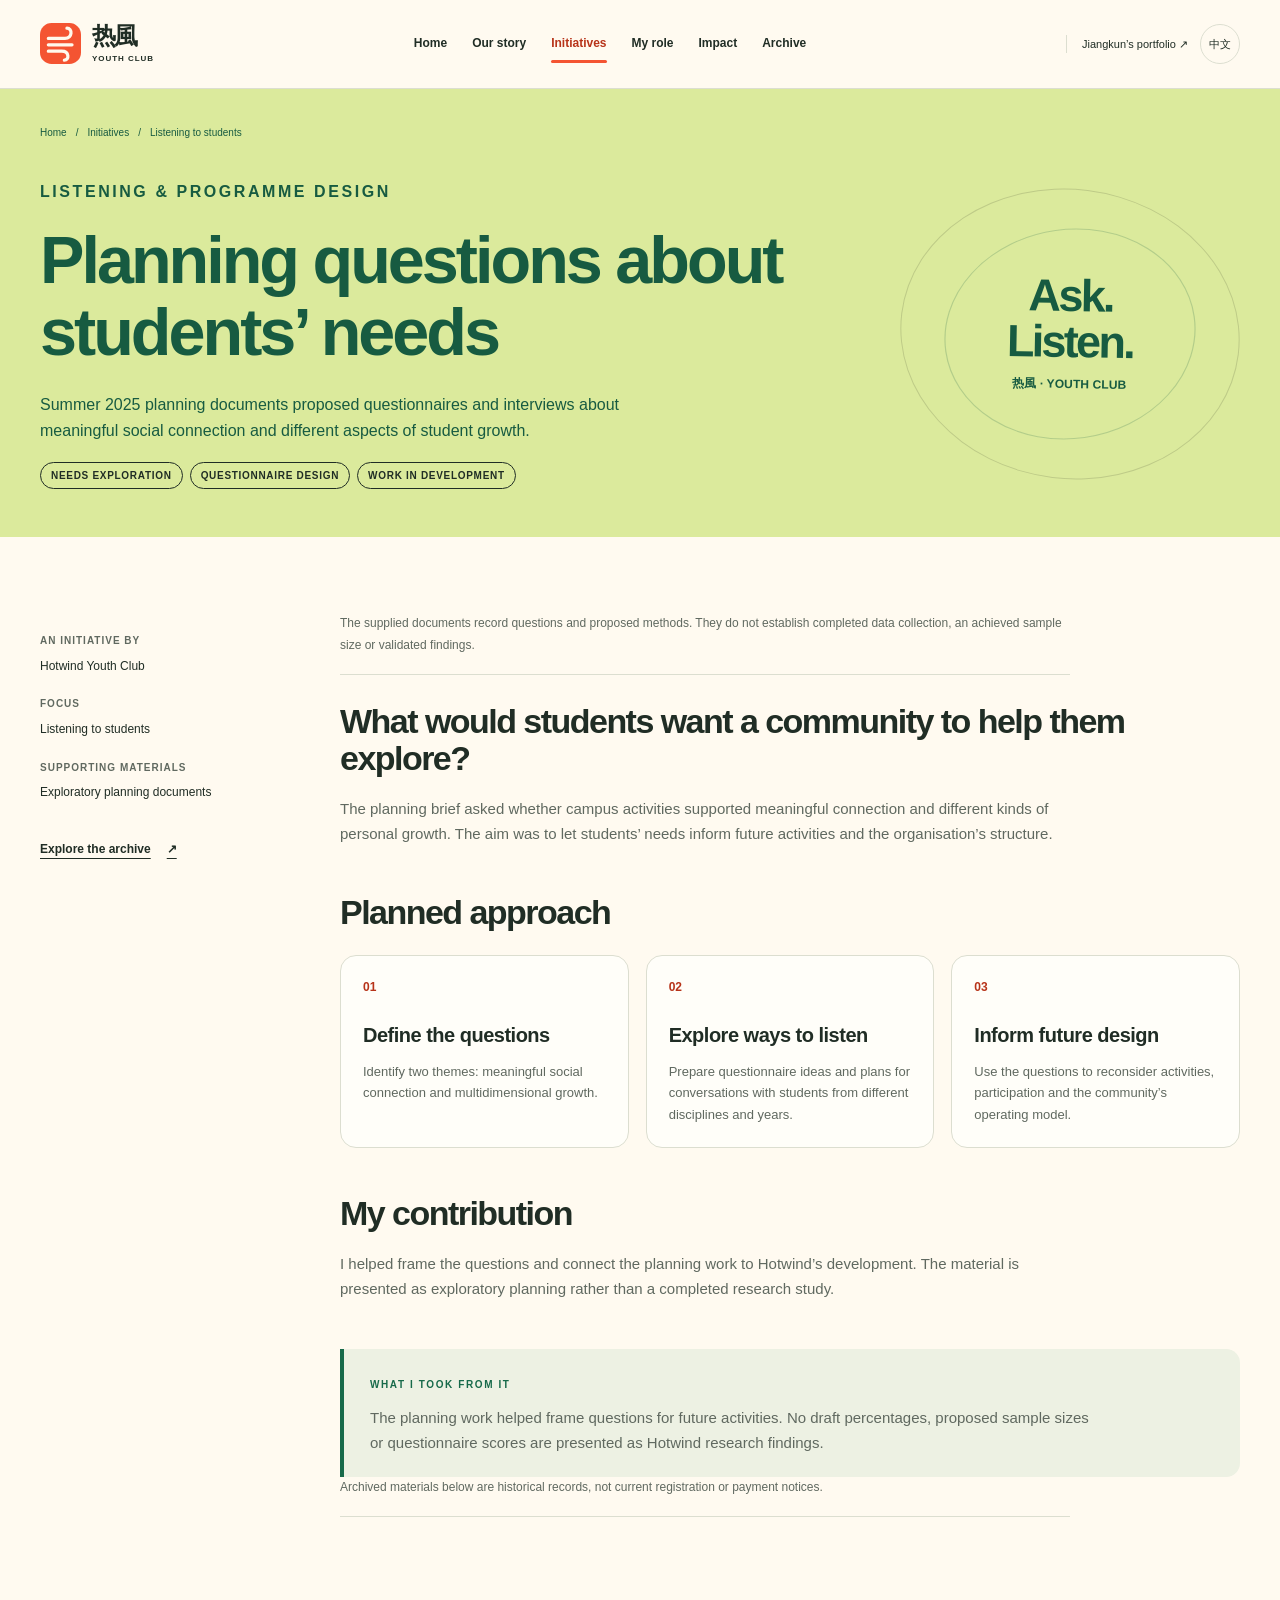
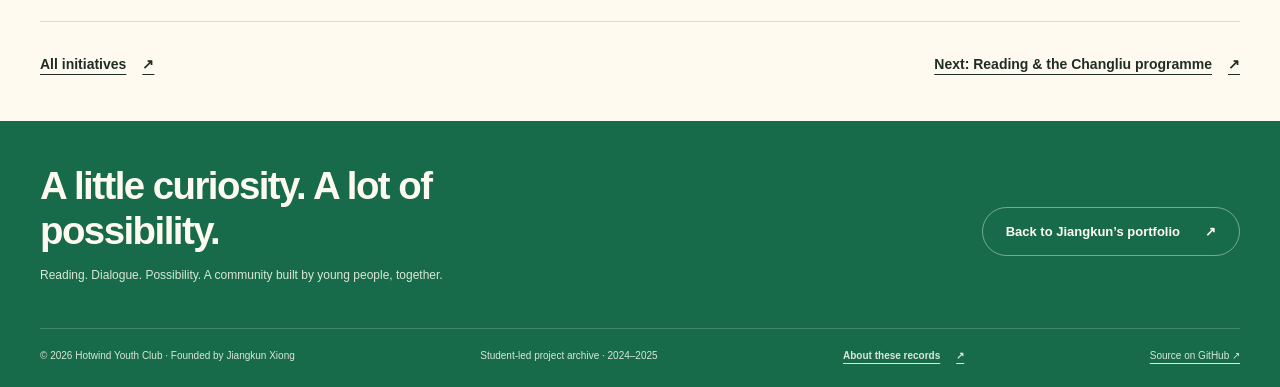
<file: project-listening.html>
<!DOCTYPE html>
<html lang="en"><head><meta charset="utf-8"><meta name="viewport" content="width=device-width,initial-scale=1"><meta name="theme-color" content="#fffaf0"><meta name="description" content="Summer 2025 planning documents proposed questionnaires and interviews about meaningful social connection and different aspects of student growth."><meta http-equiv="Content-Security-Policy" content="default-src 'self'; script-src 'self'; style-src 'self' 'unsafe-inline'; img-src 'self'; connect-src 'none'; object-src 'none'; base-uri 'none'; form-action 'none'; upgrade-insecure-requests"><meta name="referrer" content="strict-origin-when-cross-origin"><meta property="og:title" content="Listening to students | Hotwind"><meta property="og:description" content="Summer 2025 planning documents proposed questionnaires and interviews about meaningful social connection and different aspects of student growth."><meta property="og:type" content="website"><meta property="og:image" content="https://jiangkun-xiong.github.io/hotwind-youth-club/assets/images/team/team.webp"><meta property="og:url" content="https://jiangkun-xiong.github.io/hotwind-youth-club/project-listening.html"><link rel="canonical" href="https://jiangkun-xiong.github.io/hotwind-youth-club/project-listening.html"><link rel="icon" href="assets/images/favicon.svg" type="image/svg+xml"><title>Listening to students | Hotwind Youth Club</title><link rel="stylesheet" href="assets/css/styles.css"><script defer src="assets/js/media-rules.js"></script><script defer src="assets/js/media.js"></script><script defer src="assets/js/main.js"></script></head>
<body class="case-research" data-title-en="Listening to students" data-title-zh="青年需求与调研设计"><a class="skip" href="#main"><span data-en="Skip to content" data-zh="跳至正文">Skip to content</span></a><header class="site-header"><div class="nav wrap"><a class="brand" href="index.html" aria-label="Hotwind home" data-aria-en="Hotwind home" data-aria-zh="热風首页"><img class="brand-symbol" src="assets/images/favicon.svg" width="41" height="41" alt=""><span><span class="brand-cn">热風</span><span class="brand-en">Youth Club</span></span></a><nav class="nav-links" id="navigation" aria-label="Main navigation" data-aria-en="Main navigation" data-aria-zh="主导航"><a href="index.html"><span data-en="Home" data-zh="首页">Home</span></a><a href="story.html"><span data-en="Our story" data-zh="成长故事">Our story</span></a><a href="initiatives.html" aria-current="page"><span data-en="Initiatives" data-zh="活动案例">Initiatives</span></a><a href="role.html"><span data-en="My role" data-zh="我的贡献">My role</span></a><a href="impact.html"><span data-en="Impact" data-zh="成果影响">Impact</span></a><a href="gallery.html"><span data-en="Archive" data-zh="影像档案">Archive</span></a></nav><div class="nav-controls"><a class="portfolio-link" href="https://jiangkun-xiong.github.io/index.html"><span data-en="Jiangkun’s portfolio ↗" data-zh="江坤的个人主页 ↗">Jiangkun’s portfolio ↗</span></a><button class="lang" id="language-toggle" type="button" aria-label="Switch to Chinese">中文</button><button class="menu" id="menu-toggle" type="button" aria-controls="navigation" aria-expanded="false" aria-label="Open menu">☰</button></div></div></header><main id="main"><section class="case-hero theme-green"><div class="wrap"><div class="breadcrumbs"><a href="index.html"><span data-en="Home" data-zh="首页">Home</span></a><span>/</span><a href="initiatives.html"><span data-en="Initiatives" data-zh="活动案例">Initiatives</span></a><span>/</span><span data-en="Listening to students" data-zh="青年需求与调研设计">Listening to students</span></div><div class="case-grid"><div><p data-en="LISTENING &amp; PROGRAMME DESIGN" data-zh="倾听与活动设计" class="eyebrow">LISTENING &amp; PROGRAMME DESIGN</p><h1 data-en="Planning questions about students’ needs" data-zh="围绕青年需求，设计调研问题">Planning questions about students’ needs</h1><p data-en="Summer 2025 planning documents proposed questionnaires and interviews about meaningful social connection and different aspects of student growth." data-zh="2025年夏季规划材料提出通过问卷与访谈，了解深度社交及学生不同方面的成长需求。">Summer 2025 planning documents proposed questionnaires and interviews about meaningful social connection and different aspects of student growth.</p><div class="chips"><span data-en="Needs exploration" data-zh="需求探索" class="chip">Needs exploration</span><span data-en="Questionnaire design" data-zh="问卷设计" class="chip">Questionnaire design</span><span data-en="Work in development" data-zh="探索中的工作" class="chip">Work in development</span></div></div><div class="project-art theme-green art-research" data-cover="research"><span class="art-index">HOTWIND / 07</span><div class="art-ring" aria-hidden="true"></div><div class="art-word" aria-hidden="true">Ask.<br>Listen.<small>热風 · YOUTH CLUB</small></div></div></div></div></section><div class="wrap case-intro"><aside class="case-aside"><dl><div><dt><span data-en="An initiative by" data-zh="活动组织">An initiative by</span></dt><dd>Hotwind Youth Club</dd></div><div><dt><span data-en="Focus" data-zh="关注议题">Focus</span></dt><dd><span data-en="Listening to students" data-zh="青年需求与调研设计">Listening to students</span></dd></div><div><dt><span data-en="Supporting materials" data-zh="材料依据">Supporting materials</span></dt><dd><span data-en="Exploratory planning documents" data-zh="探索性规划材料">Exploratory planning documents</span></dd></div></dl><a class="text-link" href="gallery.html"><span data-en="Explore the archive" data-zh="浏览影像档案">Explore the archive</span><span aria-hidden="true">↗</span></a></aside><article class="case-body"><p data-en="The supplied documents record questions and proposed methods. They do not establish completed data collection, an achieved sample size or validated findings." data-zh="所提供的文档记录了问题与拟议方法，不能据此确认已经完成数据收集、达到特定样本量或获得经验证的研究结果。" class="record-note">The supplied documents record questions and proposed methods. They do not establish completed data collection, an achieved sample size or validated findings.</p><div data-featured-photo="research" class="photo-feature"></div><section class="body-section"><h2 data-en="What would students want a community to help them explore?" data-zh="学生希望一个社群，支持他们探索什么？">What would students want a community to help them explore?</h2><p data-en="The planning brief asked whether campus activities supported meaningful connection and different kinds of personal growth. The aim was to let students’ needs inform future activities and the organisation’s structure." data-zh="调研提纲关注校园活动是否支持深度连接与不同维度的成长，希望从学生需求反向设计活动与组织运行框架。">The planning brief asked whether campus activities supported meaningful connection and different kinds of personal growth. The aim was to let students’ needs inform future activities and the organisation’s structure.</p></section><section class="body-section"><h2 data-en="Planned approach" data-zh="计划思路">Planned approach</h2><div class="steps"><div class="step"><span class="step-number">01</span><h3 data-en="Define the questions" data-zh="明确问题">Define the questions</h3><p data-en="Identify two themes: meaningful social connection and multidimensional growth." data-zh="明确深度社交与多维度成长两个主题。">Identify two themes: meaningful social connection and multidimensional growth.</p></div><div class="step"><span class="step-number">02</span><h3 data-en="Explore ways to listen" data-zh="设计倾听方式">Explore ways to listen</h3><p data-en="Prepare questionnaire ideas and plans for conversations with students from different disciplines and years." data-zh="准备问卷构想，并规划与不同年级、不同专业学生的交流。">Prepare questionnaire ideas and plans for conversations with students from different disciplines and years.</p></div><div class="step"><span class="step-number">03</span><h3 data-en="Inform future design" data-zh="为后续设计提供依据">Inform future design</h3><p data-en="Use the questions to reconsider activities, participation and the community’s operating model." data-zh="用这些问题重新思考活动形式、参与方式与社群运行模式。">Use the questions to reconsider activities, participation and the community’s operating model.</p></div></div></section><section class="body-section"><h2 data-en="My contribution" data-zh="我的贡献">My contribution</h2><p data-en="I helped frame the questions and connect the planning work to Hotwind’s development. The material is presented as exploratory planning rather than a completed research study." data-zh="我参与梳理问题，并把调研设计与热風的发展联系起来。这里呈现的是探索性规划，并非已完成的研究。">I helped frame the questions and connect the planning work to Hotwind’s development. The material is presented as exploratory planning rather than a completed research study.</p></section><section class="body-section reflection"><span data-en="WHAT I TOOK FROM IT" data-zh="我的反思" class="eyebrow">WHAT I TOOK FROM IT</span><p data-en="The planning work helped frame questions for future activities. No draft percentages, proposed sample sizes or questionnaire scores are presented as Hotwind research findings." data-zh="这些规划帮助梳理后续活动的问题；草稿中的百分比、拟议样本量或问卷分数，均不作为热風研究结果呈现。">The planning work helped frame questions for future activities. No draft percentages, proposed sample sizes or questionnaire scores are presented as Hotwind research findings.</p></section><p data-en="Archived materials below are historical records, not current registration or payment notices." data-zh="下方材料属于历史记录，并非当前报名或付款通知。" class="archive-notice">Archived materials below are historical records, not current registration or payment notices.</p><section class="group-gallery" data-group-gallery="research"><h2><span data-en="Inside the initiative" data-zh="活动影像与原始材料">Inside the initiative</span></h2><div class="gallery-grid"></div></section></article></div><div class="wrap next-case"><a class="text-link" href="initiatives.html"><span data-en="All initiatives" data-zh="全部活动">All initiatives</span><span aria-hidden="true">↗</span></a><a class="text-link" href="project-reading.html"><span data-en="Next: Reading &amp; the Changliu programme" data-zh="下一个：读书会与长流计划">Next: Reading &amp; the Changliu programme</span><span aria-hidden="true">↗</span></a></div></main><footer class="site-footer"><div class="wrap"><div class="footer-top"><div><p data-en="A little curiosity. A lot of possibility." data-zh="从一点好奇，走向更多可能。" class="footer-headline">A little curiosity. A lot of possibility.</p><p data-en="Reading. Dialogue. Possibility. A community built by young people, together." data-zh="阅读、对话与更多可能。一个由青年一起建设的社群。" class="footer-description">Reading. Dialogue. Possibility. A community built by young people, together.</p></div><a class="btn btn-quiet" href="https://jiangkun-xiong.github.io/index.html"><span data-en="Back to Jiangkun’s portfolio" data-zh="返回江坤的个人主页">Back to Jiangkun’s portfolio</span><span aria-hidden="true">↗</span></a></div><div class="footer-bottom"><span>© 2026 Hotwind Youth Club · <span data-en="Founded by Jiangkun Xiong" data-zh="创始人：熊江坤">Founded by Jiangkun Xiong</span></span><span><span data-en="Student-led project archive · 2024–2025" data-zh="学生发起项目档案 · 2024–2025">Student-led project archive · 2024–2025</span></span><a class="text-link" href="record-notes.html"><span data-en="About these records" data-zh="关于这些记录">About these records</span><span aria-hidden="true">↗</span></a><a href="https://github.com/Jiangkun-Xiong/hotwind-youth-club" target="_blank" rel="noopener noreferrer"><span data-en="Source on GitHub ↗" data-zh="GitHub 源代码 ↗">Source on GitHub ↗</span></a></div></div></footer><dialog class="lightbox" id="lightbox" aria-labelledby="lightbox-label"><div class="lightbox-top"><span id="lightbox-label"><span data-en="The Hotwind archive" data-zh="热風影像档案">The Hotwind archive</span></span><div class="actions"><button class="lang" type="button" id="photo-prev" aria-label="Previous image">←</button><button class="lang" type="button" id="photo-next" aria-label="Next image">→</button><button class="lightbox-close" type="button" id="photo-close" aria-label="Close image">×</button></div></div><img id="lightbox-image" class="lightbox-image" alt=""><p id="lightbox-caption" class="lightbox-caption"></p></dialog></body></html>
</file>
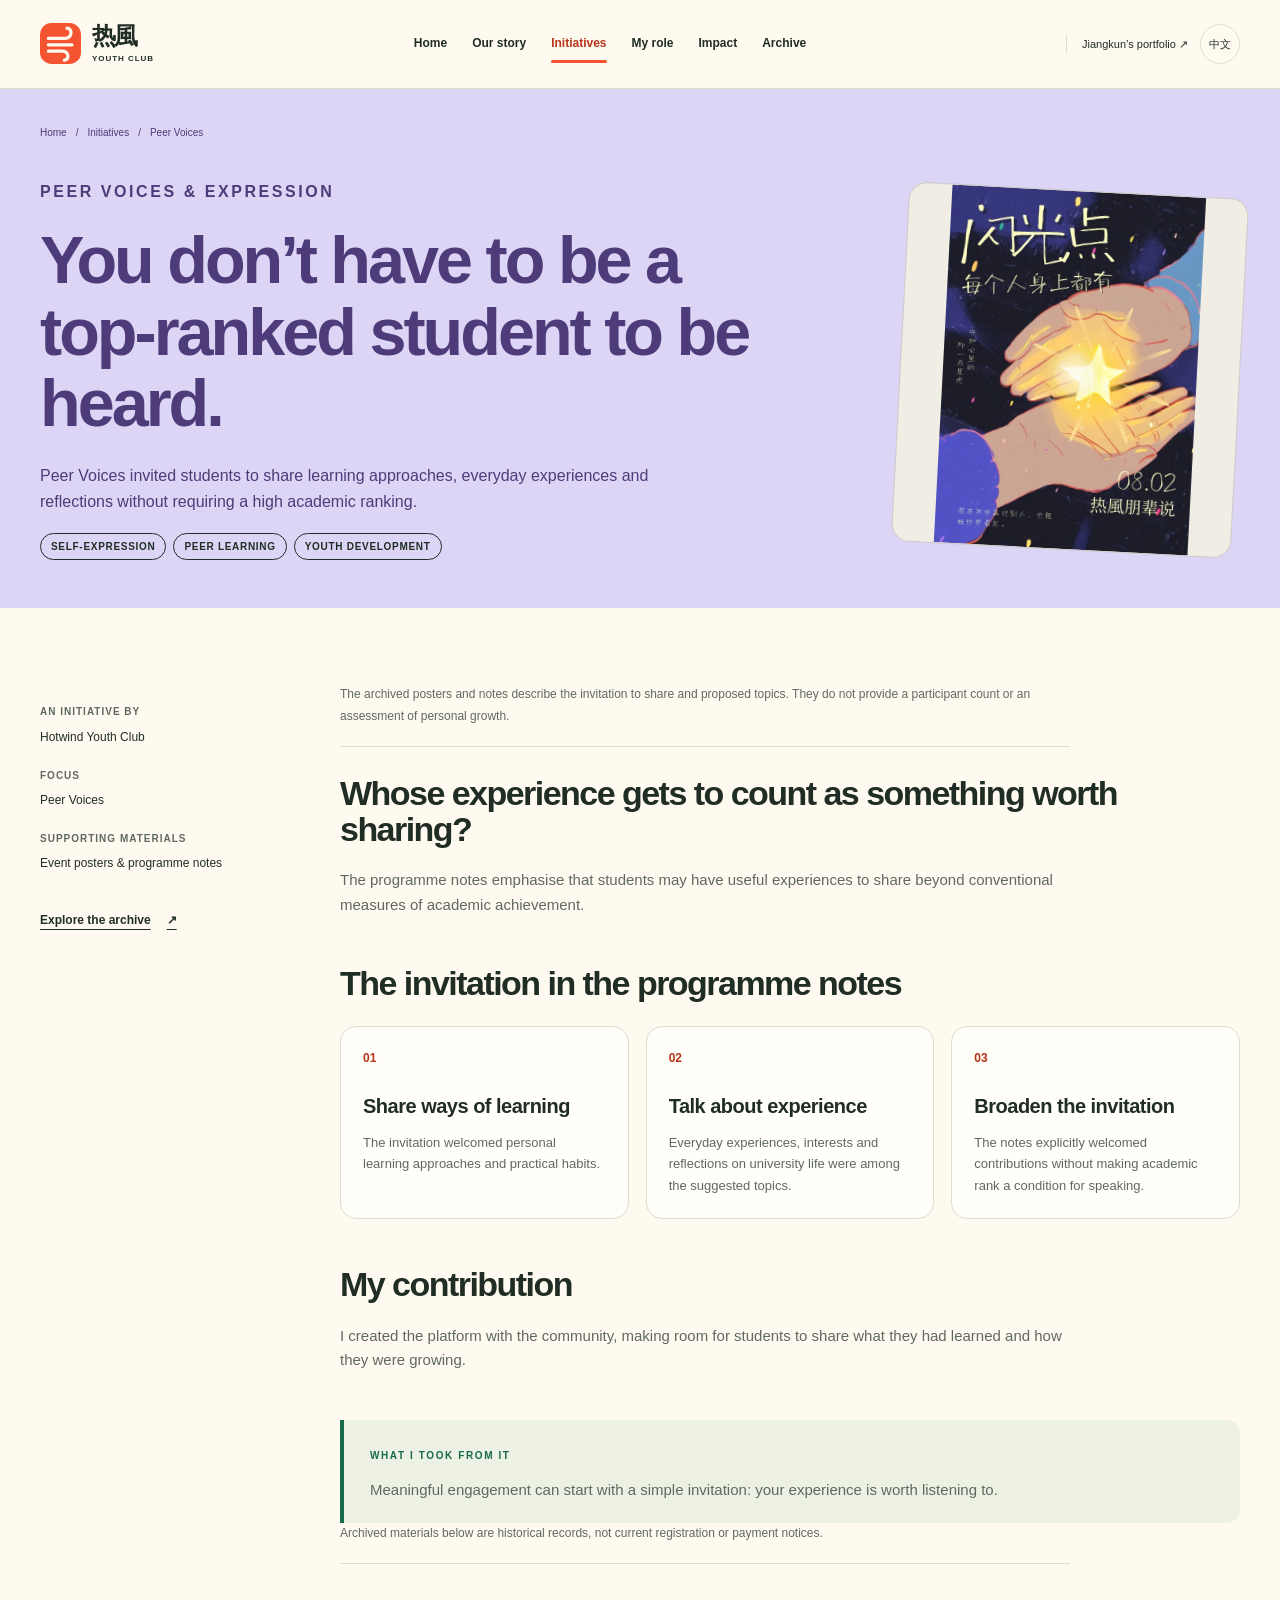
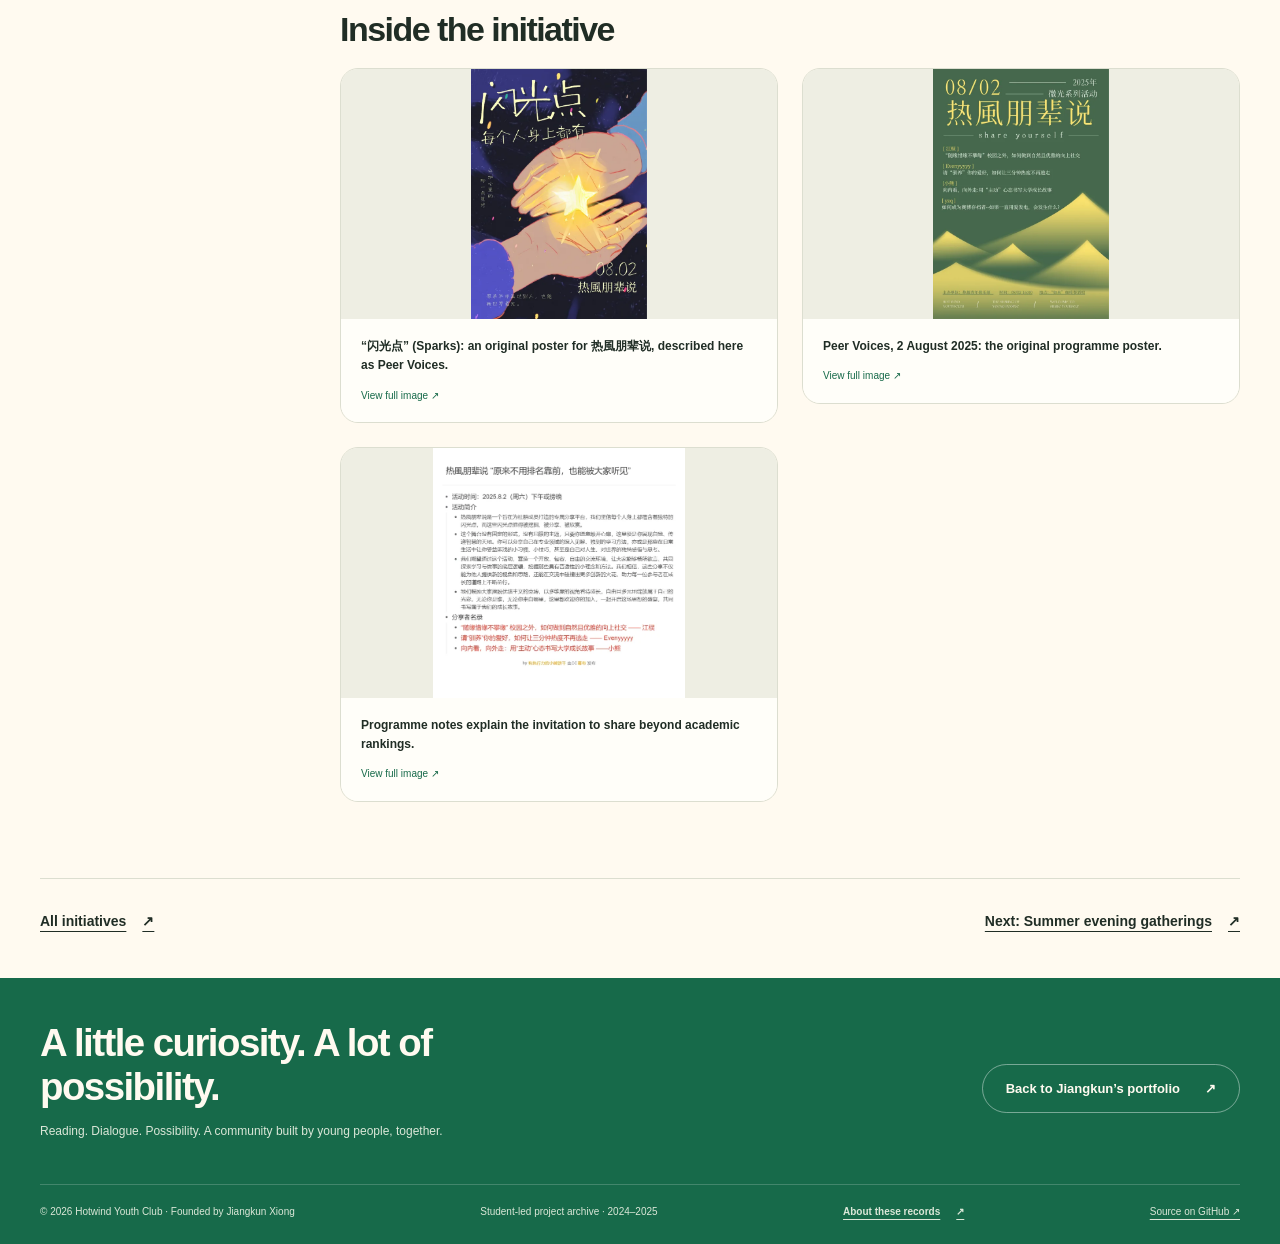
<file: project-peer-voices.html>
<!DOCTYPE html>
<html lang="en"><head><meta charset="utf-8"><meta name="viewport" content="width=device-width,initial-scale=1"><meta name="theme-color" content="#fffaf0"><meta name="description" content="Peer Voices invited students to share learning approaches, everyday experiences and reflections without requiring a high academic ranking."><meta http-equiv="Content-Security-Policy" content="default-src 'self'; script-src 'self'; style-src 'self' 'unsafe-inline'; img-src 'self'; connect-src 'none'; object-src 'none'; base-uri 'none'; form-action 'none'; upgrade-insecure-requests"><meta name="referrer" content="strict-origin-when-cross-origin"><meta property="og:title" content="Peer Voices | Hotwind"><meta property="og:description" content="Peer Voices invited students to share learning approaches, everyday experiences and reflections without requiring a high academic ranking."><meta property="og:type" content="website"><meta property="og:image" content="https://jiangkun-xiong.github.io/hotwind-youth-club/assets/images/team/team.webp"><meta property="og:url" content="https://jiangkun-xiong.github.io/hotwind-youth-club/project-peer-voices.html"><link rel="canonical" href="https://jiangkun-xiong.github.io/hotwind-youth-club/project-peer-voices.html"><link rel="icon" href="assets/images/favicon.svg" type="image/svg+xml"><title>Peer Voices | Hotwind Youth Club</title><link rel="stylesheet" href="assets/css/styles.css"><script defer src="assets/js/media-rules.js"></script><script defer src="assets/js/media.js"></script><script defer src="assets/js/main.js"></script></head>
<body class="case-peer" data-title-en="Peer Voices" data-title-zh="热風朋辈说"><a class="skip" href="#main"><span data-en="Skip to content" data-zh="跳至正文">Skip to content</span></a><header class="site-header"><div class="nav wrap"><a class="brand" href="index.html" aria-label="Hotwind home" data-aria-en="Hotwind home" data-aria-zh="热風首页"><img class="brand-symbol" src="assets/images/favicon.svg" width="41" height="41" alt=""><span><span class="brand-cn">热風</span><span class="brand-en">Youth Club</span></span></a><nav class="nav-links" id="navigation" aria-label="Main navigation" data-aria-en="Main navigation" data-aria-zh="主导航"><a href="index.html"><span data-en="Home" data-zh="首页">Home</span></a><a href="story.html"><span data-en="Our story" data-zh="成长故事">Our story</span></a><a href="initiatives.html" aria-current="page"><span data-en="Initiatives" data-zh="活动案例">Initiatives</span></a><a href="role.html"><span data-en="My role" data-zh="我的贡献">My role</span></a><a href="impact.html"><span data-en="Impact" data-zh="成果影响">Impact</span></a><a href="gallery.html"><span data-en="Archive" data-zh="影像档案">Archive</span></a></nav><div class="nav-controls"><a class="portfolio-link" href="https://jiangkun-xiong.github.io/index.html"><span data-en="Jiangkun’s portfolio ↗" data-zh="江坤的个人主页 ↗">Jiangkun’s portfolio ↗</span></a><button class="lang" id="language-toggle" type="button" aria-label="Switch to Chinese">中文</button><button class="menu" id="menu-toggle" type="button" aria-controls="navigation" aria-expanded="false" aria-label="Open menu">☰</button></div></div></header><main id="main"><section class="case-hero theme-purple"><div class="wrap"><div class="breadcrumbs"><a href="index.html"><span data-en="Home" data-zh="首页">Home</span></a><span>/</span><a href="initiatives.html"><span data-en="Initiatives" data-zh="活动案例">Initiatives</span></a><span>/</span><span data-en="Peer Voices" data-zh="热風朋辈说">Peer Voices</span></div><div class="case-grid"><div><p data-en="PEER VOICES &amp; EXPRESSION" data-zh="朋辈声音与表达" class="eyebrow">PEER VOICES &amp; EXPRESSION</p><h1 data-en="You don’t have to be a top-ranked student to be heard." data-zh="不用排名靠前，也能被大家听见。">You don’t have to be a top-ranked student to be heard.</h1><p data-en="Peer Voices invited students to share learning approaches, everyday experiences and reflections without requiring a high academic ranking." data-zh="热風朋辈说邀请学生分享学习方法、日常经历与成长思考，不以学业排名靠前作为分享门槛。">Peer Voices invited students to share learning approaches, everyday experiences and reflections without requiring a high academic ranking.</p><div class="chips"><span data-en="Self-expression" data-zh="自我表达" class="chip">Self-expression</span><span data-en="Peer learning" data-zh="朋辈学习" class="chip">Peer learning</span><span data-en="Youth development" data-zh="青年成长" class="chip">Youth development</span></div></div><div class="project-art theme-purple art-peer" data-cover="peer"><span class="art-index">HOTWIND / 04</span><div class="art-ring" aria-hidden="true"></div><div class="art-word" aria-hidden="true">Your voice<br>belongs.<small>热風 · YOUTH CLUB</small></div></div></div></div></section><div class="wrap case-intro"><aside class="case-aside"><dl><div><dt><span data-en="An initiative by" data-zh="活动组织">An initiative by</span></dt><dd>Hotwind Youth Club</dd></div><div><dt><span data-en="Focus" data-zh="关注议题">Focus</span></dt><dd><span data-en="Peer Voices" data-zh="热風朋辈说">Peer Voices</span></dd></div><div><dt><span data-en="Supporting materials" data-zh="材料依据">Supporting materials</span></dt><dd><span data-en="Event posters &amp; programme notes" data-zh="活动海报与活动说明">Event posters &amp; programme notes</span></dd></div></dl><a class="text-link" href="gallery.html"><span data-en="Explore the archive" data-zh="浏览影像档案">Explore the archive</span><span aria-hidden="true">↗</span></a></aside><article class="case-body"><p data-en="The archived posters and notes describe the invitation to share and proposed topics. They do not provide a participant count or an assessment of personal growth." data-zh="存档海报与说明记录了分享初衷和拟议话题，并未提供实际参与人数或个人成长效果评估。" class="record-note">The archived posters and notes describe the invitation to share and proposed topics. They do not provide a participant count or an assessment of personal growth.</p><div data-featured-photo="peer" class="photo-feature"></div><section class="body-section"><h2 data-en="Whose experience gets to count as something worth sharing?" data-zh="什么样的经历，才算值得被分享？">Whose experience gets to count as something worth sharing?</h2><p data-en="The programme notes emphasise that students may have useful experiences to share beyond conventional measures of academic achievement." data-zh="活动说明强调，传统学业成绩之外的经历与方法，也可以成为有价值的分享内容。">The programme notes emphasise that students may have useful experiences to share beyond conventional measures of academic achievement.</p></section><section class="body-section"><h2 data-en="The invitation in the programme notes" data-zh="活动说明中的分享邀请">The invitation in the programme notes</h2><div class="steps"><div class="step"><span class="step-number">01</span><h3 data-en="Share ways of learning" data-zh="分享学习方法">Share ways of learning</h3><p data-en="The invitation welcomed personal learning approaches and practical habits." data-zh="活动邀请大家分享个人的学习方法与实用习惯。">The invitation welcomed personal learning approaches and practical habits.</p></div><div class="step"><span class="step-number">02</span><h3 data-en="Talk about experience" data-zh="讲述个人经历">Talk about experience</h3><p data-en="Everyday experiences, interests and reflections on university life were among the suggested topics." data-zh="日常经历、兴趣与大学生活反思，都是说明中提出的分享方向。">Everyday experiences, interests and reflections on university life were among the suggested topics.</p></div><div class="step"><span class="step-number">03</span><h3 data-en="Broaden the invitation" data-zh="拓宽表达入口">Broaden the invitation</h3><p data-en="The notes explicitly welcomed contributions without making academic rank a condition for speaking." data-zh="活动说明明确欢迎不同经验，不把学业排名作为发言条件。">The notes explicitly welcomed contributions without making academic rank a condition for speaking.</p></div></div></section><section class="body-section"><h2 data-en="My contribution" data-zh="我的贡献">My contribution</h2><p data-en="I created the platform with the community, making room for students to share what they had learned and how they were growing." data-zh="我与社群共同搭建这个平台，为学生分享所学、讲述成长留出空间。">I created the platform with the community, making room for students to share what they had learned and how they were growing.</p></section><section class="body-section reflection"><span data-en="WHAT I TOOK FROM IT" data-zh="我的反思" class="eyebrow">WHAT I TOOK FROM IT</span><p data-en="Meaningful engagement can start with a simple invitation: your experience is worth listening to." data-zh="有意义的参与，有时就从一个简单的邀请开始：你的经历，值得被倾听。">Meaningful engagement can start with a simple invitation: your experience is worth listening to.</p></section><p data-en="Archived materials below are historical records, not current registration or payment notices." data-zh="下方材料属于历史记录，并非当前报名或付款通知。" class="archive-notice">Archived materials below are historical records, not current registration or payment notices.</p><section class="group-gallery" data-group-gallery="peer"><h2><span data-en="Inside the initiative" data-zh="活动影像与原始材料">Inside the initiative</span></h2><div class="gallery-grid"><article class="gallery-card" data-category="poster"><a href="assets/images/peer-voices/sparks-poster.webp" class="gallery-open" data-lightbox="m28"><div class="img-box"><img src="assets/images/peer-voices/sparks-poster-thumb.webp" width="1556" height="2200" alt="Sparks: the original Peer Voices event poster." data-photo="m28" data-thumb loading="lazy" style="object-fit:contain;object-position:center"></div><div class="gallery-info"><span data-caption="m28">“闪光点” (Sparks): an original poster for 热風朋辈说, described here as Peer Voices.</span><small data-en="View full image ↗" data-zh="查看完整图片 ↗">View full image ↗</small></div></a></article><article class="gallery-card" data-category="poster"><a href="assets/images/peer-voices/august-poster.webp" class="gallery-open" data-lightbox="m58"><div class="img-box"><img src="assets/images/peer-voices/august-poster-thumb.webp" width="1556" height="2200" alt="Peer Voices, 2 August 2025: the original programme poster." data-photo="m58" data-thumb loading="lazy" style="object-fit:contain;object-position:center"></div><div class="gallery-info"><span data-caption="m58">Peer Voices, 2 August 2025: the original programme poster.</span><small data-en="View full image ↗" data-zh="查看完整图片 ↗">View full image ↗</small></div></a></article><article class="gallery-card" data-category="evidence"><a href="assets/images/peer-voices/programme-notes.webp" class="gallery-open" data-lightbox="m59"><div class="img-box"><img src="assets/images/peer-voices/programme-notes-thumb.webp" width="973" height="965" alt="Programme notes explain the invitation to share beyond academic rankings." data-photo="m59" data-thumb loading="lazy" style="object-fit:contain;object-position:center"></div><div class="gallery-info"><span data-caption="m59">Programme notes explain the invitation to share beyond academic rankings.</span><small data-en="View full image ↗" data-zh="查看完整图片 ↗">View full image ↗</small></div></a></article></div></section></article></div><div class="wrap next-case"><a class="text-link" href="initiatives.html"><span data-en="All initiatives" data-zh="全部活动">All initiatives</span><span aria-hidden="true">↗</span></a><a class="text-link" href="project-summer-gatherings.html"><span data-en="Next: Summer evening gatherings" data-zh="下一个：夏夜相聚">Next: Summer evening gatherings</span><span aria-hidden="true">↗</span></a></div></main><footer class="site-footer"><div class="wrap"><div class="footer-top"><div><p data-en="A little curiosity. A lot of possibility." data-zh="从一点好奇，走向更多可能。" class="footer-headline">A little curiosity. A lot of possibility.</p><p data-en="Reading. Dialogue. Possibility. A community built by young people, together." data-zh="阅读、对话与更多可能。一个由青年一起建设的社群。" class="footer-description">Reading. Dialogue. Possibility. A community built by young people, together.</p></div><a class="btn btn-quiet" href="https://jiangkun-xiong.github.io/index.html"><span data-en="Back to Jiangkun’s portfolio" data-zh="返回江坤的个人主页">Back to Jiangkun’s portfolio</span><span aria-hidden="true">↗</span></a></div><div class="footer-bottom"><span>© 2026 Hotwind Youth Club · <span data-en="Founded by Jiangkun Xiong" data-zh="创始人：熊江坤">Founded by Jiangkun Xiong</span></span><span><span data-en="Student-led project archive · 2024–2025" data-zh="学生发起项目档案 · 2024–2025">Student-led project archive · 2024–2025</span></span><a class="text-link" href="record-notes.html"><span data-en="About these records" data-zh="关于这些记录">About these records</span><span aria-hidden="true">↗</span></a><a href="https://github.com/Jiangkun-Xiong/hotwind-youth-club" target="_blank" rel="noopener noreferrer"><span data-en="Source on GitHub ↗" data-zh="GitHub 源代码 ↗">Source on GitHub ↗</span></a></div></div></footer><dialog class="lightbox" id="lightbox" aria-labelledby="lightbox-label"><div class="lightbox-top"><span id="lightbox-label"><span data-en="The Hotwind archive" data-zh="热風影像档案">The Hotwind archive</span></span><div class="actions"><button class="lang" type="button" id="photo-prev" aria-label="Previous image">←</button><button class="lang" type="button" id="photo-next" aria-label="Next image">→</button><button class="lightbox-close" type="button" id="photo-close" aria-label="Close image">×</button></div></div><img id="lightbox-image" class="lightbox-image" alt=""><p id="lightbox-caption" class="lightbox-caption"></p></dialog></body></html>
</file>
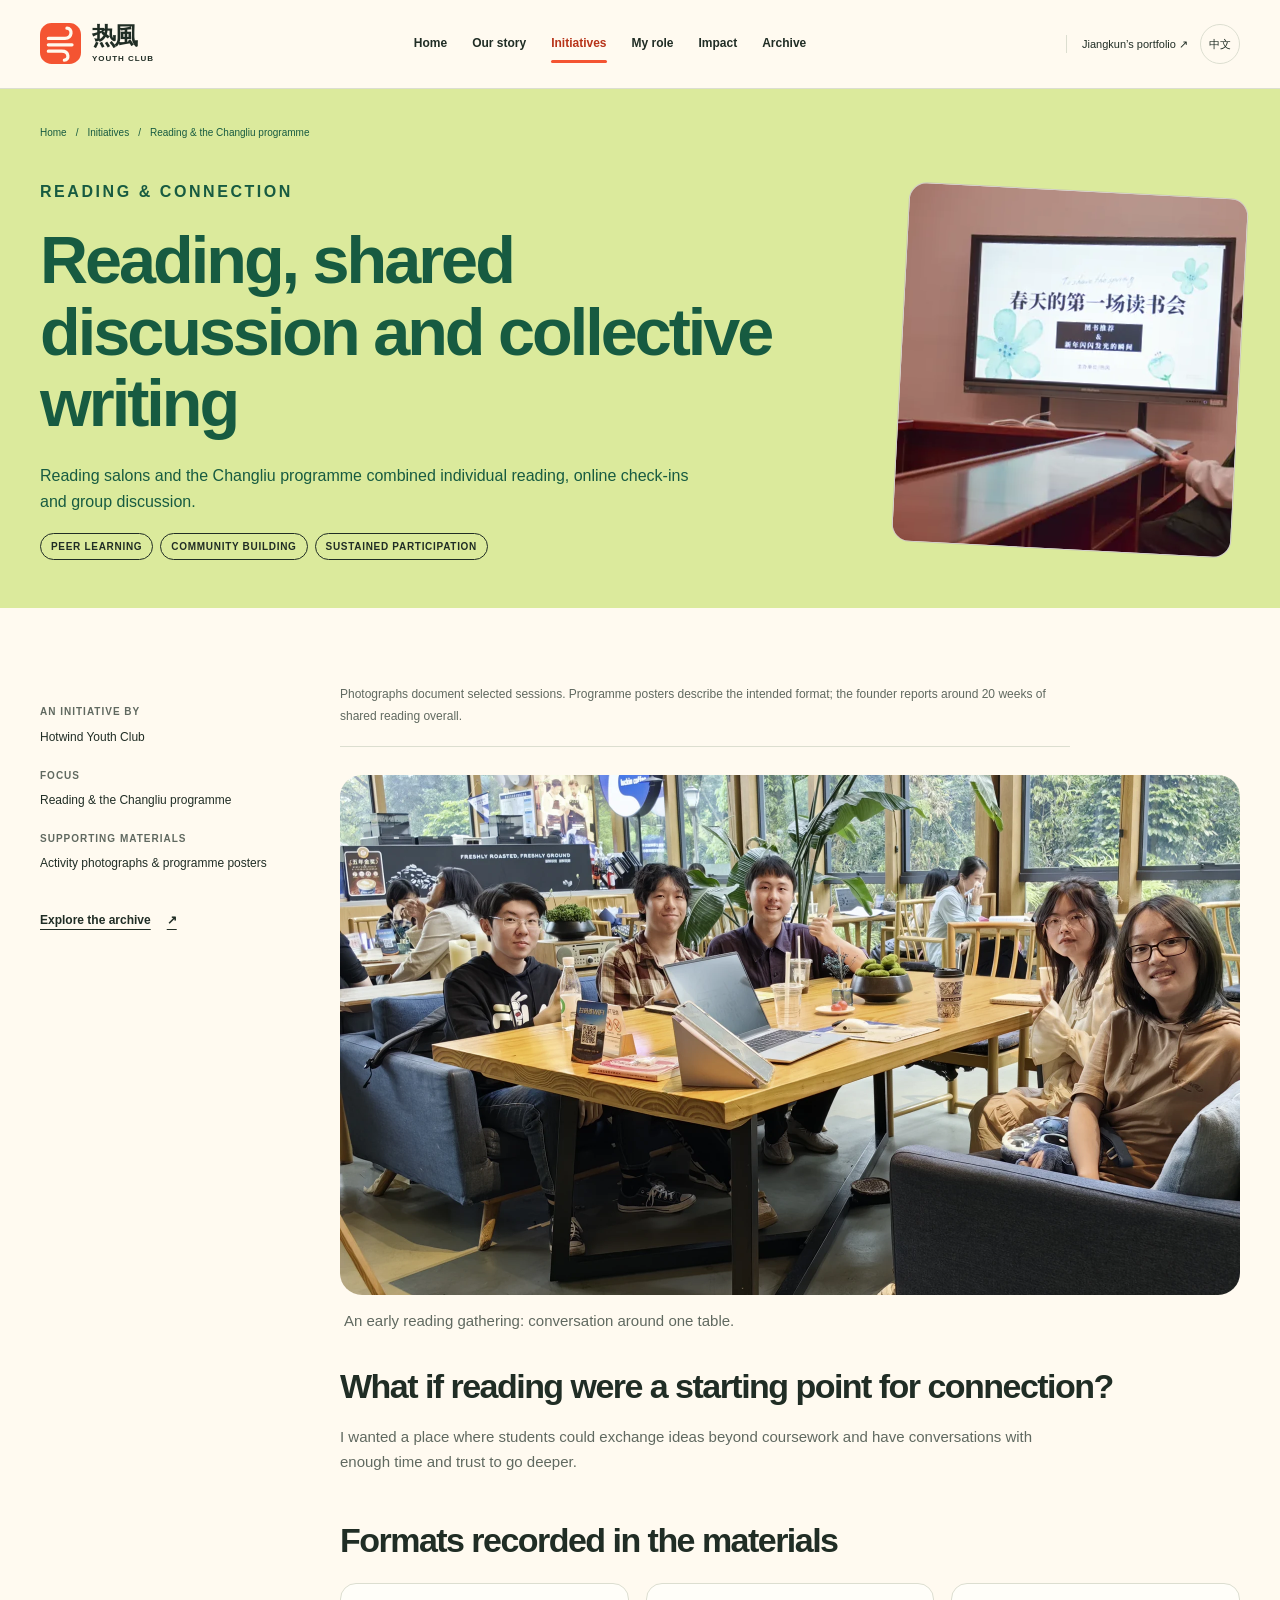
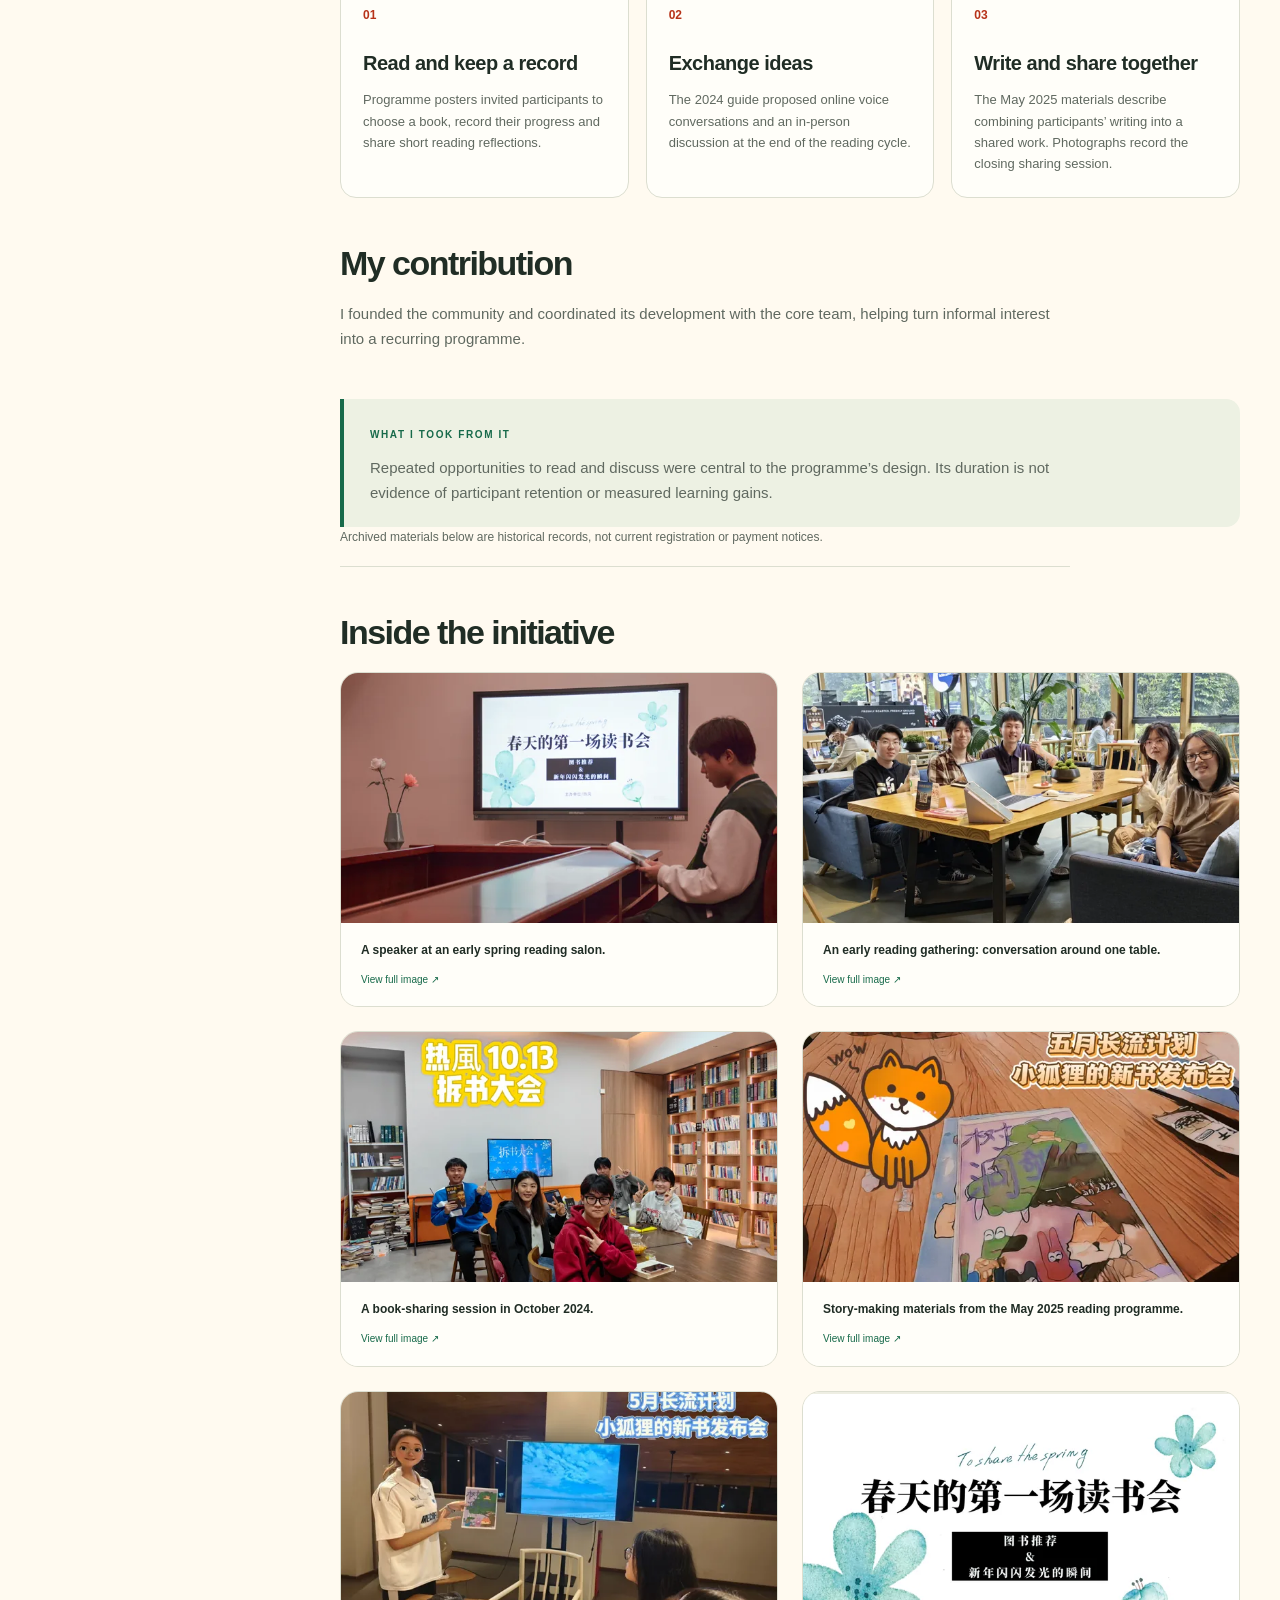
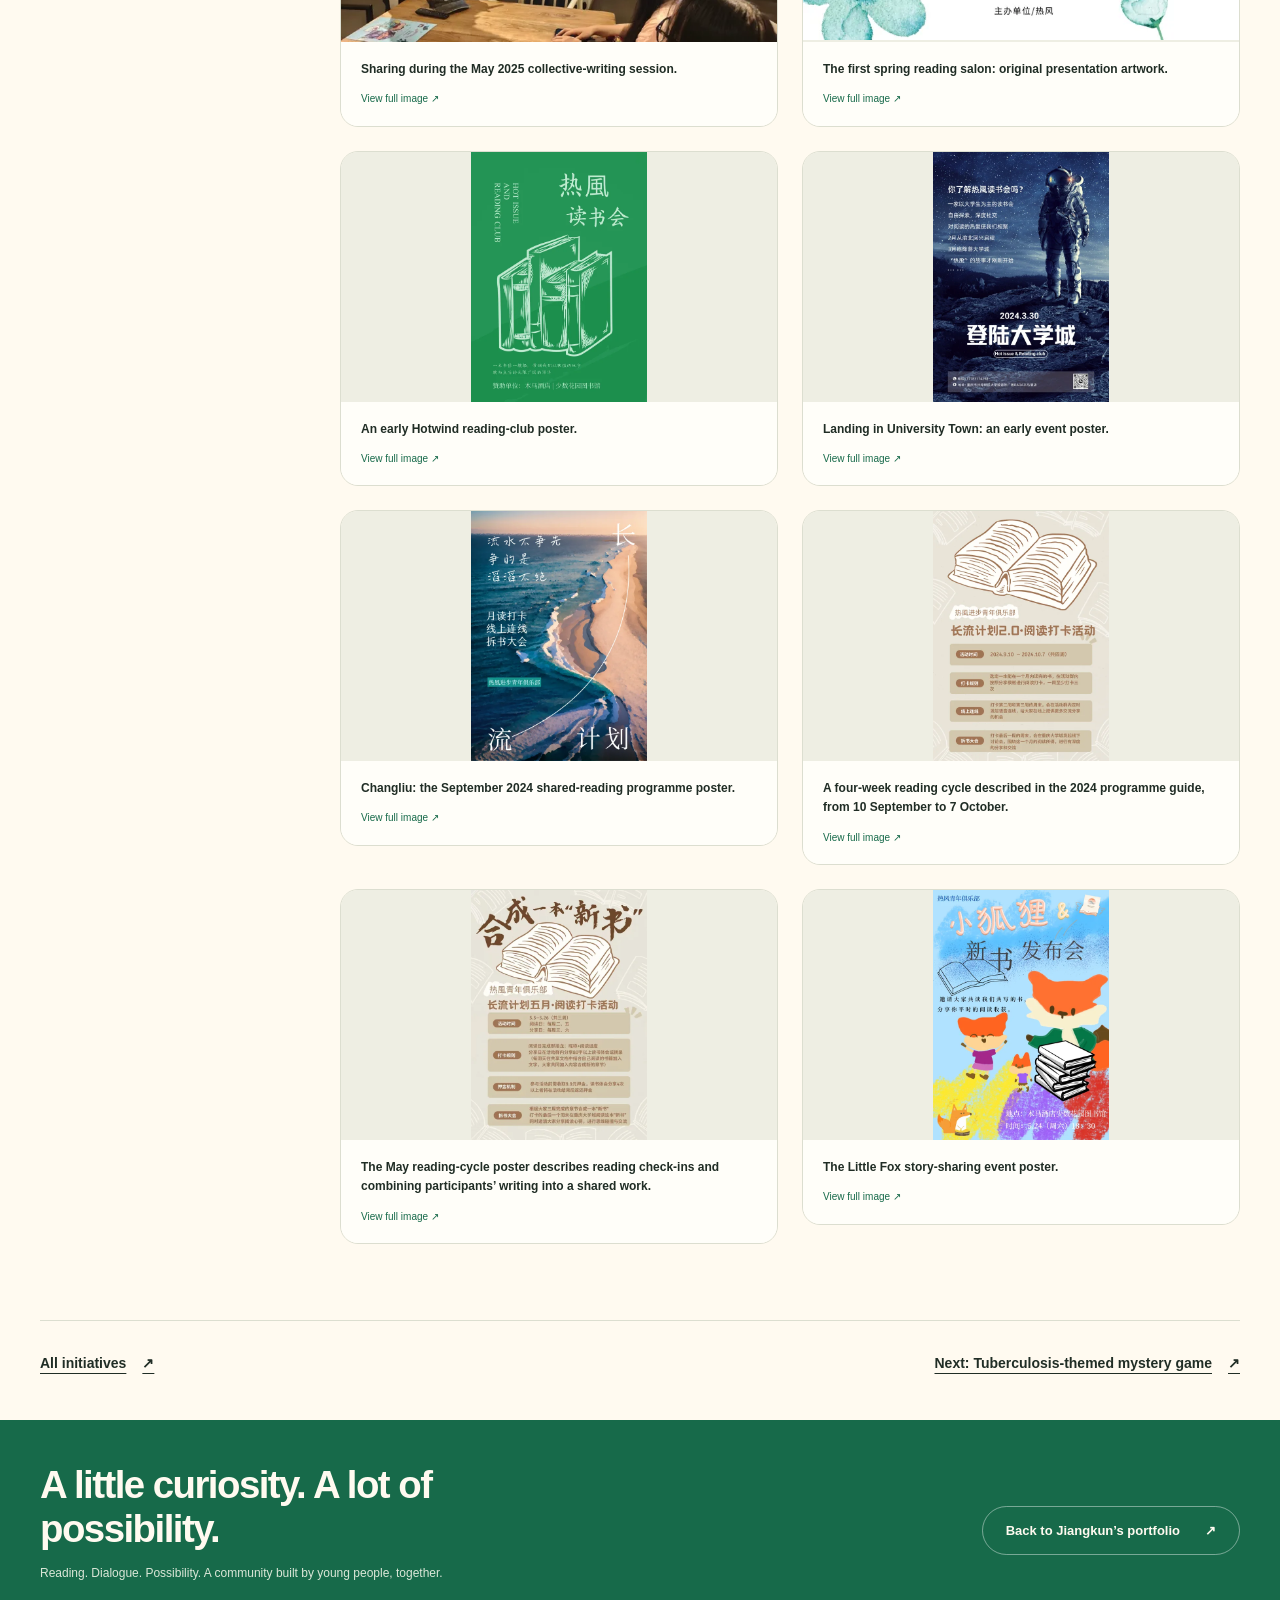
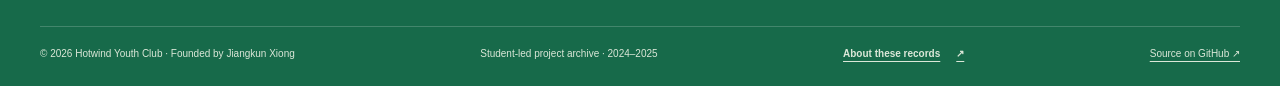
<file: project-reading.html>
<!DOCTYPE html>
<html lang="en"><head><meta charset="utf-8"><meta name="viewport" content="width=device-width,initial-scale=1"><meta name="theme-color" content="#fffaf0"><meta name="description" content="Reading salons and the Changliu programme combined individual reading, online check-ins and group discussion."><meta http-equiv="Content-Security-Policy" content="default-src 'self'; script-src 'self'; style-src 'self' 'unsafe-inline'; img-src 'self'; connect-src 'none'; object-src 'none'; base-uri 'none'; form-action 'none'; upgrade-insecure-requests"><meta name="referrer" content="strict-origin-when-cross-origin"><meta property="og:title" content="Reading &amp; the Changliu programme | Hotwind"><meta property="og:description" content="Reading salons and the Changliu programme combined individual reading, online check-ins and group discussion."><meta property="og:type" content="website"><meta property="og:image" content="https://jiangkun-xiong.github.io/hotwind-youth-club/assets/images/team/team.webp"><meta property="og:url" content="https://jiangkun-xiong.github.io/hotwind-youth-club/project-reading.html"><link rel="canonical" href="https://jiangkun-xiong.github.io/hotwind-youth-club/project-reading.html"><link rel="icon" href="assets/images/favicon.svg" type="image/svg+xml"><title>Reading &amp; the Changliu programme | Hotwind Youth Club</title><link rel="stylesheet" href="assets/css/styles.css"><script defer src="assets/js/media-rules.js"></script><script defer src="assets/js/media.js"></script><script defer src="assets/js/main.js"></script></head>
<body class="case-reading" data-title-en="Reading &amp; the Changliu programme" data-title-zh="读书会与长流计划"><a class="skip" href="#main"><span data-en="Skip to content" data-zh="跳至正文">Skip to content</span></a><header class="site-header"><div class="nav wrap"><a class="brand" href="index.html" aria-label="Hotwind home" data-aria-en="Hotwind home" data-aria-zh="热風首页"><img class="brand-symbol" src="assets/images/favicon.svg" width="41" height="41" alt=""><span><span class="brand-cn">热風</span><span class="brand-en">Youth Club</span></span></a><nav class="nav-links" id="navigation" aria-label="Main navigation" data-aria-en="Main navigation" data-aria-zh="主导航"><a href="index.html"><span data-en="Home" data-zh="首页">Home</span></a><a href="story.html"><span data-en="Our story" data-zh="成长故事">Our story</span></a><a href="initiatives.html" aria-current="page"><span data-en="Initiatives" data-zh="活动案例">Initiatives</span></a><a href="role.html"><span data-en="My role" data-zh="我的贡献">My role</span></a><a href="impact.html"><span data-en="Impact" data-zh="成果影响">Impact</span></a><a href="gallery.html"><span data-en="Archive" data-zh="影像档案">Archive</span></a></nav><div class="nav-controls"><a class="portfolio-link" href="https://jiangkun-xiong.github.io/index.html"><span data-en="Jiangkun’s portfolio ↗" data-zh="江坤的个人主页 ↗">Jiangkun’s portfolio ↗</span></a><button class="lang" id="language-toggle" type="button" aria-label="Switch to Chinese">中文</button><button class="menu" id="menu-toggle" type="button" aria-controls="navigation" aria-expanded="false" aria-label="Open menu">☰</button></div></div></header><main id="main"><section class="case-hero theme-green"><div class="wrap"><div class="breadcrumbs"><a href="index.html"><span data-en="Home" data-zh="首页">Home</span></a><span>/</span><a href="initiatives.html"><span data-en="Initiatives" data-zh="活动案例">Initiatives</span></a><span>/</span><span data-en="Reading &amp; the Changliu programme" data-zh="读书会与长流计划">Reading &amp; the Changliu programme</span></div><div class="case-grid"><div><p data-en="READING &amp; CONNECTION" data-zh="阅读与连接" class="eyebrow">READING &amp; CONNECTION</p><h1 data-en="Reading, shared discussion and collective writing" data-zh="阅读、共读讨论与集体创作">Reading, shared discussion and collective writing</h1><p data-en="Reading salons and the Changliu programme combined individual reading, online check-ins and group discussion." data-zh="通过读书会与长流计划，结合个人阅读、线上打卡与集体交流。">Reading salons and the Changliu programme combined individual reading, online check-ins and group discussion.</p><div class="chips"><span data-en="Peer learning" data-zh="朋辈学习" class="chip">Peer learning</span><span data-en="Community building" data-zh="社群建设" class="chip">Community building</span><span data-en="Sustained participation" data-zh="持续参与" class="chip">Sustained participation</span></div></div><div class="project-art theme-green art-reading" data-cover="reading"><span class="art-index">HOTWIND / 01</span><div class="art-ring" aria-hidden="true"></div><div class="art-word" aria-hidden="true">Read.<br>Connect.<small>热風 · YOUTH CLUB</small></div></div></div></div></section><div class="wrap case-intro"><aside class="case-aside"><dl><div><dt><span data-en="An initiative by" data-zh="活动组织">An initiative by</span></dt><dd>Hotwind Youth Club</dd></div><div><dt><span data-en="Focus" data-zh="关注议题">Focus</span></dt><dd><span data-en="Reading &amp; the Changliu programme" data-zh="读书会与长流计划">Reading &amp; the Changliu programme</span></dd></div><div><dt><span data-en="Supporting materials" data-zh="材料依据">Supporting materials</span></dt><dd><span data-en="Activity photographs &amp; programme posters" data-zh="活动照片与项目海报">Activity photographs &amp; programme posters</span></dd></div></dl><a class="text-link" href="gallery.html"><span data-en="Explore the archive" data-zh="浏览影像档案">Explore the archive</span><span aria-hidden="true">↗</span></a></aside><article class="case-body"><p data-en="Photographs document selected sessions. Programme posters describe the intended format; the founder reports around 20 weeks of shared reading overall." data-zh="照片记录部分活动现场，项目海报介绍当期设计；累计约20周的共读时长由创始人提供。" class="record-note">Photographs document selected sessions. Programme posters describe the intended format; the founder reports around 20 weeks of shared reading overall.</p><div data-featured-photo="reading" class="photo-feature"></div><section class="body-section"><h2 data-en="What if reading were a starting point for connection?" data-zh="如果阅读，也能成为人与人连接的起点？">What if reading were a starting point for connection?</h2><p data-en="I wanted a place where students could exchange ideas beyond coursework and have conversations with enough time and trust to go deeper." data-zh="我希望大家在课程之外也能交换想法，在有时间、有信任的交流中，把一个问题讨论得更深入。">I wanted a place where students could exchange ideas beyond coursework and have conversations with enough time and trust to go deeper.</p></section><section class="body-section"><h2 data-en="Formats recorded in the materials" data-zh="材料记录的活动形式">Formats recorded in the materials</h2><div class="steps"><div class="step"><span class="step-number">01</span><h3 data-en="Read and keep a record" data-zh="阅读与记录">Read and keep a record</h3><p data-en="Programme posters invited participants to choose a book, record their progress and share short reading reflections." data-zh="项目海报邀请参与者选择书籍、记录阅读进度，并分享简短的阅读体会。">Programme posters invited participants to choose a book, record their progress and share short reading reflections.</p></div><div class="step"><span class="step-number">02</span><h3 data-en="Exchange ideas" data-zh="交流阅读所得">Exchange ideas</h3><p data-en="The 2024 guide proposed online voice conversations and an in-person discussion at the end of the reading cycle." data-zh="2024年项目说明安排了线上语音交流与周期末的线下阅读讨论。">The 2024 guide proposed online voice conversations and an in-person discussion at the end of the reading cycle.</p></div><div class="step"><span class="step-number">03</span><h3 data-en="Write and share together" data-zh="共同创作与分享">Write and share together</h3><p data-en="The May 2025 materials describe combining participants’ writing into a shared work. Photographs record the closing sharing session." data-zh="2025年5月材料介绍了汇集参与者文字、合成共同作品的形式；照片记录了最后的分享环节。">The May 2025 materials describe combining participants’ writing into a shared work. Photographs record the closing sharing session.</p></div></div></section><section class="body-section"><h2 data-en="My contribution" data-zh="我的贡献">My contribution</h2><p data-en="I founded the community and coordinated its development with the core team, helping turn informal interest into a recurring programme." data-zh="我发起社群，与核心团队共同协调发展，把最初的阅读兴趣逐步转化为持续开展的活动。">I founded the community and coordinated its development with the core team, helping turn informal interest into a recurring programme.</p></section><section class="body-section reflection"><span data-en="WHAT I TOOK FROM IT" data-zh="我的反思" class="eyebrow">WHAT I TOOK FROM IT</span><p data-en="Repeated opportunities to read and discuss were central to the programme’s design. Its duration is not evidence of participant retention or measured learning gains." data-zh="持续提供阅读与交流的机会，是项目设计的重要部分；项目时长本身不代表参与者留存率或已测量的学习提升。">Repeated opportunities to read and discuss were central to the programme’s design. Its duration is not evidence of participant retention or measured learning gains.</p></section><p data-en="Archived materials below are historical records, not current registration or payment notices." data-zh="下方材料属于历史记录，并非当前报名或付款通知。" class="archive-notice">Archived materials below are historical records, not current registration or payment notices.</p><section class="group-gallery" data-group-gallery="reading"><h2><span data-en="Inside the initiative" data-zh="活动影像与原始材料">Inside the initiative</span></h2><div class="gallery-grid"><article class="gallery-card" data-category="community"><a href="assets/images/reading/early-salon.webp" class="gallery-open" data-lightbox="m31"><div class="img-box"><img src="assets/images/reading/early-salon-thumb.webp" width="1800" height="1200" alt="A speaker at an early spring reading salon." data-photo="m31" data-thumb loading="lazy" style="object-fit:cover;object-position:center"></div><div class="gallery-info"><span data-caption="m31">A speaker at an early spring reading salon.</span><small data-en="View full image ↗" data-zh="查看完整图片 ↗">View full image ↗</small></div></a></article><article class="gallery-card" data-category="community"><a href="assets/images/reading/early-group.webp" class="gallery-open" data-lightbox="m30"><div class="img-box"><img src="assets/images/reading/early-group-thumb.webp" width="1800" height="1350" alt="An early reading gathering: conversation around one table." data-photo="m30" data-thumb loading="lazy" style="object-fit:cover;object-position:center"></div><div class="gallery-info"><span data-caption="m30">An early reading gathering: conversation around one table.</span><small data-en="View full image ↗" data-zh="查看完整图片 ↗">View full image ↗</small></div></a></article><article class="gallery-card" data-category="community"><a href="assets/images/reading/book-sharing-2024.webp" class="gallery-open" data-lightbox="m49"><div class="img-box"><img src="assets/images/reading/book-sharing-2024-thumb.webp" width="1800" height="1349" alt="A book-sharing session in October 2024." data-photo="m49" data-thumb loading="lazy" style="object-fit:cover;object-position:center"></div><div class="gallery-info"><span data-caption="m49">A book-sharing session in October 2024.</span><small data-en="View full image ↗" data-zh="查看完整图片 ↗">View full image ↗</small></div></a></article><article class="gallery-card" data-category="community"><a href="assets/images/reading/story-making-2025.webp" class="gallery-open" data-lightbox="m54"><div class="img-box"><img src="assets/images/reading/story-making-2025-thumb.webp" width="1706" height="1279" alt="Story-making materials from the May 2025 reading programme." data-photo="m54" data-thumb loading="lazy" style="object-fit:cover;object-position:center"></div><div class="gallery-info"><span data-caption="m54">Story-making materials from the May 2025 reading programme.</span><small data-en="View full image ↗" data-zh="查看完整图片 ↗">View full image ↗</small></div></a></article><article class="gallery-card" data-category="community"><a href="assets/images/reading/story-sharing-2025.webp" class="gallery-open" data-lightbox="m56"><div class="img-box"><img src="assets/images/reading/story-sharing-2025-thumb.webp" width="1706" height="1279" alt="A participant speaking during the May 2025 collective-writing sharing session." data-photo="m56" data-thumb loading="lazy" style="object-fit:cover;object-position:center"></div><div class="gallery-info"><span data-caption="m56">Sharing during the May 2025 collective-writing session.</span><small data-en="View full image ↗" data-zh="查看完整图片 ↗">View full image ↗</small></div></a></article><article class="gallery-card" data-category="poster"><a href="assets/images/reading/spring-poster.webp" class="gallery-open" data-lightbox="m01"><div class="img-box"><img src="assets/images/reading/spring-poster-thumb.webp" width="1920" height="1080" alt="The first spring reading salon: original presentation artwork." data-photo="m01" data-thumb loading="lazy" style="object-fit:contain;object-position:center"></div><div class="gallery-info"><span data-caption="m01">The first spring reading salon: original presentation artwork.</span><small data-en="View full image ↗" data-zh="查看完整图片 ↗">View full image ↗</small></div></a></article><article class="gallery-card" data-category="poster"><a href="assets/images/reading/green-club-poster.webp" class="gallery-open" data-lightbox="m04"><div class="img-box"><img src="assets/images/reading/green-club-poster-thumb.webp" width="1554" height="2200" alt="An early Hotwind reading-club poster." data-photo="m04" data-thumb loading="lazy" style="object-fit:contain;object-position:center"></div><div class="gallery-info"><span data-caption="m04">An early Hotwind reading-club poster.</span><small data-en="View full image ↗" data-zh="查看完整图片 ↗">View full image ↗</small></div></a></article><article class="gallery-card" data-category="poster"><a href="assets/images/reading/university-town-poster.webp" class="gallery-open" data-lightbox="m03"><div class="img-box"><img src="assets/images/reading/university-town-poster-thumb.webp" width="1556" height="2200" alt="Landing in University Town: an early event poster." data-photo="m03" data-thumb loading="lazy" style="object-fit:contain;object-position:center"></div><div class="gallery-info"><span data-caption="m03">Landing in University Town: an early event poster.</span><small data-en="View full image ↗" data-zh="查看完整图片 ↗">View full image ↗</small></div></a></article><article class="gallery-card" data-category="poster"><a href="assets/images/reading/changliu-september.webp" class="gallery-open" data-lightbox="m10"><div class="img-box"><img src="assets/images/reading/changliu-september-thumb.webp" width="1556" height="2200" alt="Changliu: the September 2024 shared-reading programme poster." data-photo="m10" data-thumb loading="lazy" style="object-fit:contain;object-position:center"></div><div class="gallery-info"><span data-caption="m10">Changliu: the September 2024 shared-reading programme poster.</span><small data-en="View full image ↗" data-zh="查看完整图片 ↗">View full image ↗</small></div></a></article><article class="gallery-card" data-category="poster"><a href="assets/images/reading/changliu-guide.webp" class="gallery-open" data-lightbox="m11"><div class="img-box"><img src="assets/images/reading/changliu-guide-thumb.webp" width="1555" height="2200" alt="Programme guide describing the reading and sharing format." data-photo="m11" data-thumb loading="lazy" style="object-fit:contain;object-position:center"></div><div class="gallery-info"><span data-caption="m11">A four-week reading cycle described in the 2024 programme guide, from 10 September to 7 October.</span><small data-en="View full image ↗" data-zh="查看完整图片 ↗">View full image ↗</small></div></a></article><article class="gallery-card" data-category="poster"><a href="assets/images/reading/changliu-may.webp" class="gallery-open" data-lightbox="m17"><div class="img-box"><img src="assets/images/reading/changliu-may-thumb.webp" width="904" height="1280" alt="May 2025: combining reading with making a new story." data-photo="m17" data-thumb loading="lazy" style="object-fit:contain;object-position:center"></div><div class="gallery-info"><span data-caption="m17">The May reading-cycle poster describes reading check-ins and combining participants’ writing into a shared work.</span><small data-en="View full image ↗" data-zh="查看完整图片 ↗">View full image ↗</small></div></a></article><article class="gallery-card" data-category="poster"><a href="assets/images/reading/fox-story-poster.webp" class="gallery-open" data-lightbox="m18"><div class="img-box"><img src="assets/images/reading/fox-story-poster-thumb.webp" width="1555" height="2200" alt="The Little Fox story-sharing event poster." data-photo="m18" data-thumb loading="lazy" style="object-fit:contain;object-position:center"></div><div class="gallery-info"><span data-caption="m18">The Little Fox story-sharing event poster.</span><small data-en="View full image ↗" data-zh="查看完整图片 ↗">View full image ↗</small></div></a></article></div></section></article></div><div class="wrap next-case"><a class="text-link" href="initiatives.html"><span data-en="All initiatives" data-zh="全部活动">All initiatives</span><span aria-hidden="true">↗</span></a><a class="text-link" href="project-tb-roleplay.html"><span data-en="Next: Tuberculosis-themed mystery game" data-zh="下一个：结核病主题剧本活动">Next: Tuberculosis-themed mystery game</span><span aria-hidden="true">↗</span></a></div></main><footer class="site-footer"><div class="wrap"><div class="footer-top"><div><p data-en="A little curiosity. A lot of possibility." data-zh="从一点好奇，走向更多可能。" class="footer-headline">A little curiosity. A lot of possibility.</p><p data-en="Reading. Dialogue. Possibility. A community built by young people, together." data-zh="阅读、对话与更多可能。一个由青年一起建设的社群。" class="footer-description">Reading. Dialogue. Possibility. A community built by young people, together.</p></div><a class="btn btn-quiet" href="https://jiangkun-xiong.github.io/index.html"><span data-en="Back to Jiangkun’s portfolio" data-zh="返回江坤的个人主页">Back to Jiangkun’s portfolio</span><span aria-hidden="true">↗</span></a></div><div class="footer-bottom"><span>© 2026 Hotwind Youth Club · <span data-en="Founded by Jiangkun Xiong" data-zh="创始人：熊江坤">Founded by Jiangkun Xiong</span></span><span><span data-en="Student-led project archive · 2024–2025" data-zh="学生发起项目档案 · 2024–2025">Student-led project archive · 2024–2025</span></span><a class="text-link" href="record-notes.html"><span data-en="About these records" data-zh="关于这些记录">About these records</span><span aria-hidden="true">↗</span></a><a href="https://github.com/Jiangkun-Xiong/hotwind-youth-club" target="_blank" rel="noopener noreferrer"><span data-en="Source on GitHub ↗" data-zh="GitHub 源代码 ↗">Source on GitHub ↗</span></a></div></div></footer><dialog class="lightbox" id="lightbox" aria-labelledby="lightbox-label"><div class="lightbox-top"><span id="lightbox-label"><span data-en="The Hotwind archive" data-zh="热風影像档案">The Hotwind archive</span></span><div class="actions"><button class="lang" type="button" id="photo-prev" aria-label="Previous image">←</button><button class="lang" type="button" id="photo-next" aria-label="Next image">→</button><button class="lightbox-close" type="button" id="photo-close" aria-label="Close image">×</button></div></div><img id="lightbox-image" class="lightbox-image" alt=""><p id="lightbox-caption" class="lightbox-caption"></p></dialog></body></html>
</file>
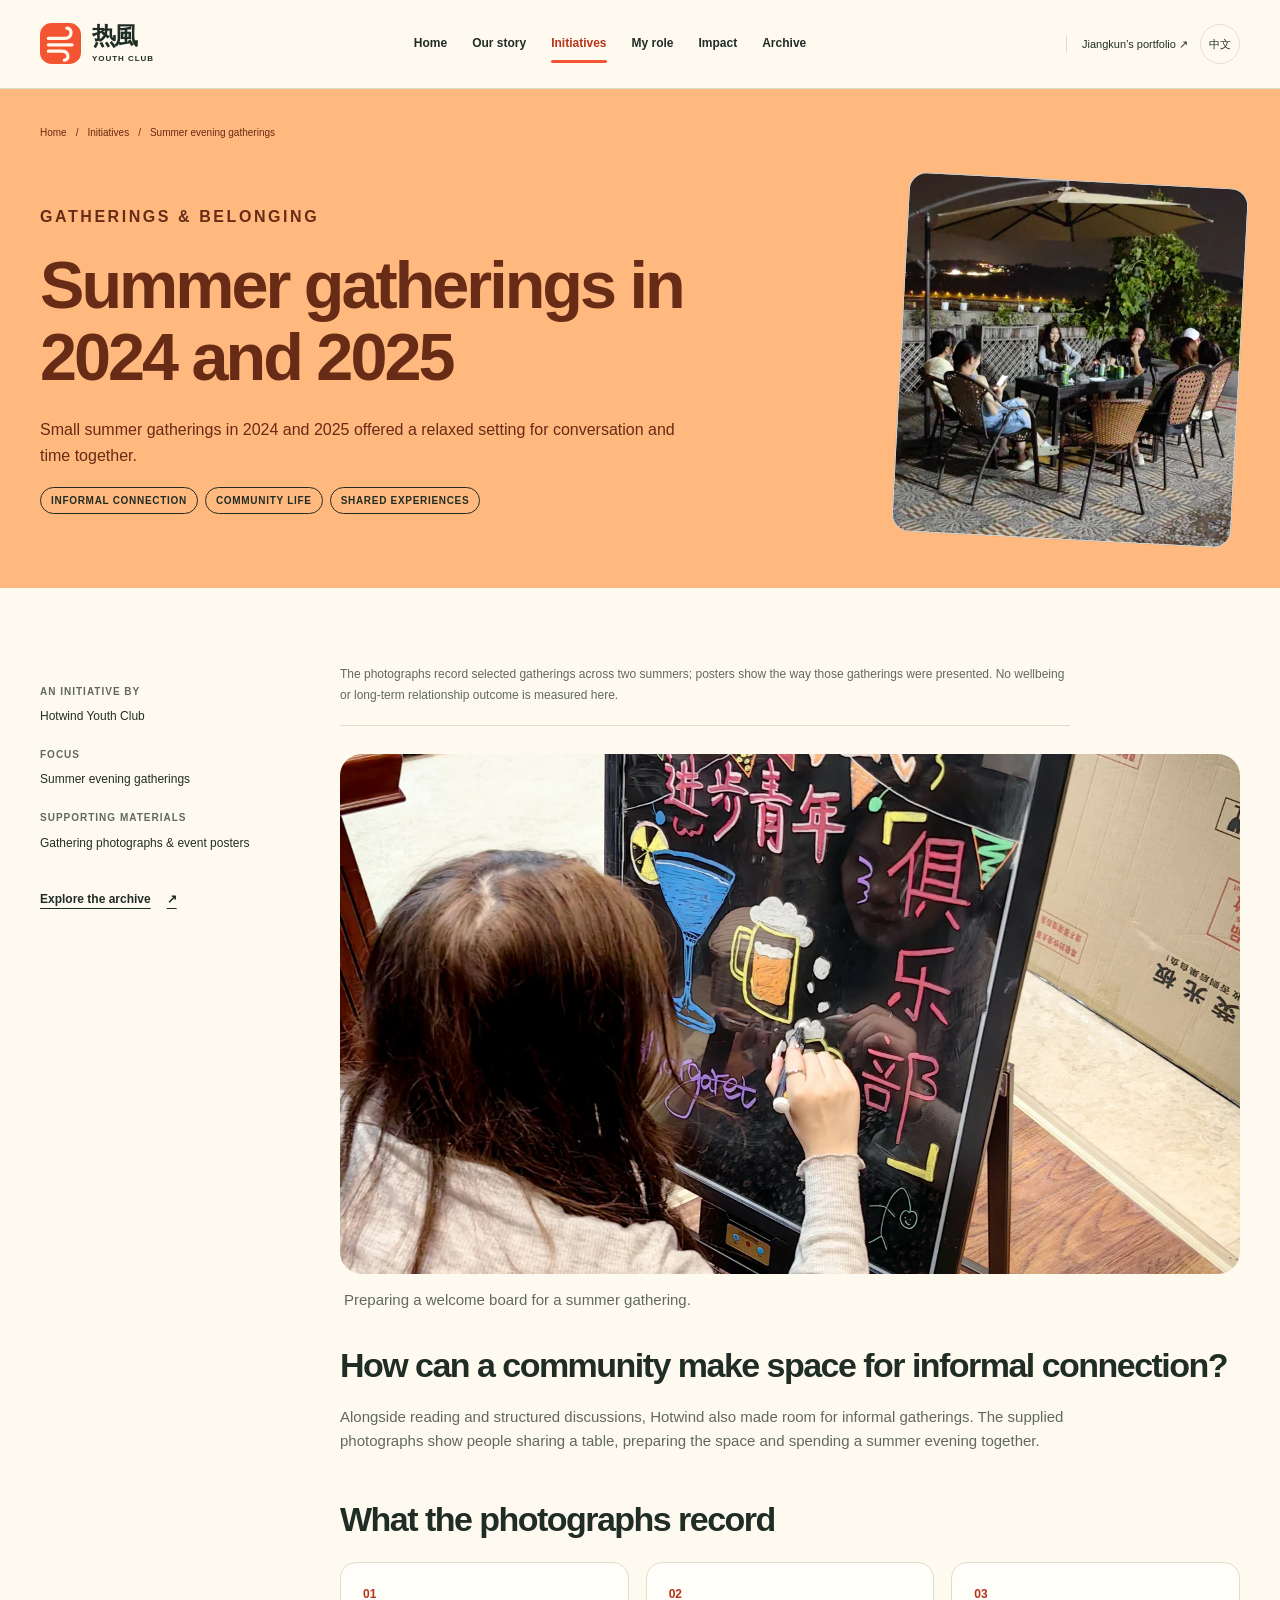
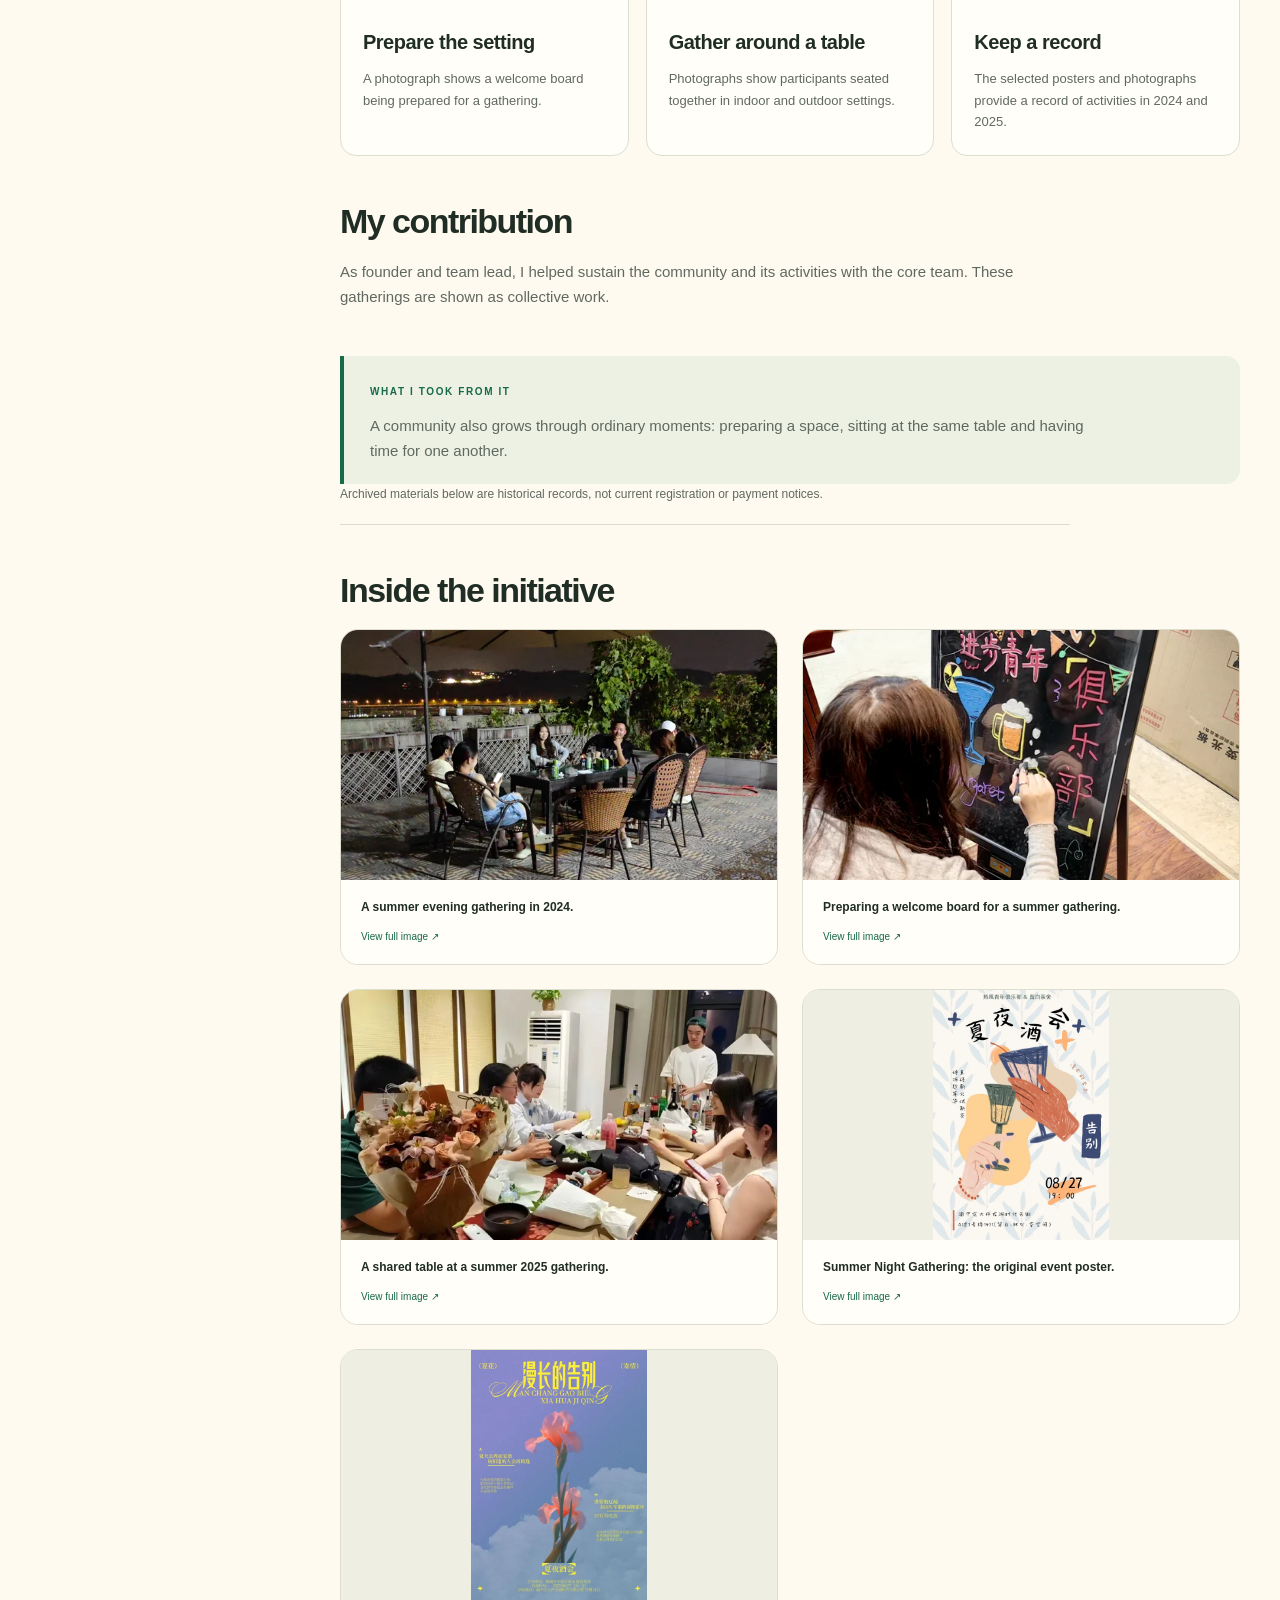
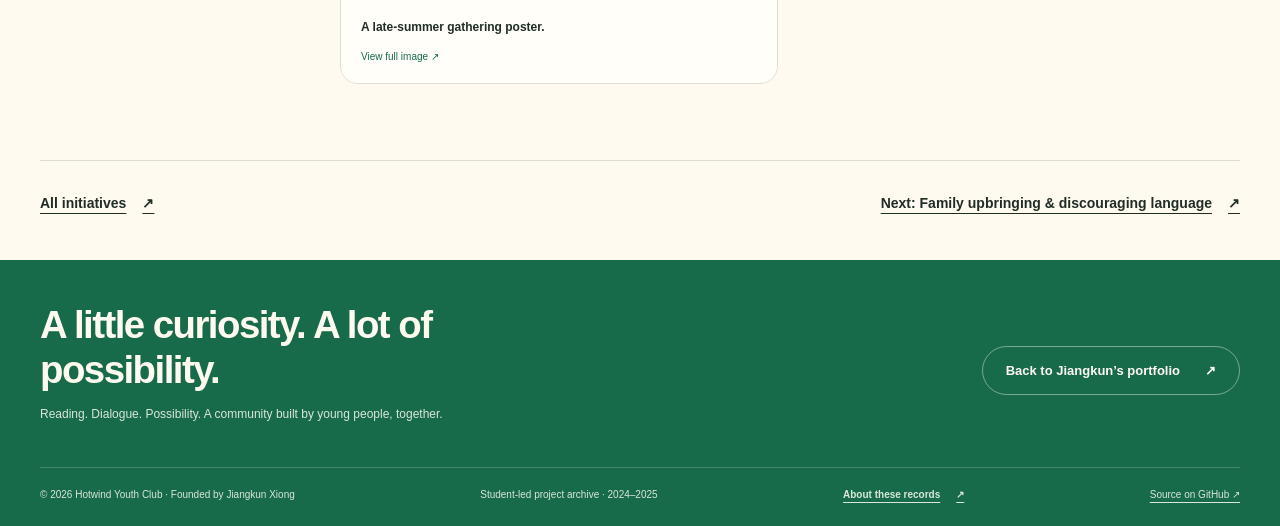
<file: project-summer-gatherings.html>
<!DOCTYPE html>
<html lang="en"><head><meta charset="utf-8"><meta name="viewport" content="width=device-width,initial-scale=1"><meta name="theme-color" content="#fffaf0"><meta name="description" content="Small summer gatherings in 2024 and 2025 offered a relaxed setting for conversation and time together."><meta http-equiv="Content-Security-Policy" content="default-src 'self'; script-src 'self'; style-src 'self' 'unsafe-inline'; img-src 'self'; connect-src 'none'; object-src 'none'; base-uri 'none'; form-action 'none'; upgrade-insecure-requests"><meta name="referrer" content="strict-origin-when-cross-origin"><meta property="og:title" content="Summer evening gatherings | Hotwind"><meta property="og:description" content="Small summer gatherings in 2024 and 2025 offered a relaxed setting for conversation and time together."><meta property="og:type" content="website"><meta property="og:image" content="https://jiangkun-xiong.github.io/hotwind-youth-club/assets/images/team/team.webp"><meta property="og:url" content="https://jiangkun-xiong.github.io/hotwind-youth-club/project-summer-gatherings.html"><link rel="canonical" href="https://jiangkun-xiong.github.io/hotwind-youth-club/project-summer-gatherings.html"><link rel="icon" href="assets/images/favicon.svg" type="image/svg+xml"><title>Summer evening gatherings | Hotwind Youth Club</title><link rel="stylesheet" href="assets/css/styles.css"><script defer src="assets/js/media-rules.js"></script><script defer src="assets/js/media.js"></script><script defer src="assets/js/main.js"></script></head>
<body class="case-summer" data-title-en="Summer evening gatherings" data-title-zh="夏夜相聚"><a class="skip" href="#main"><span data-en="Skip to content" data-zh="跳至正文">Skip to content</span></a><header class="site-header"><div class="nav wrap"><a class="brand" href="index.html" aria-label="Hotwind home" data-aria-en="Hotwind home" data-aria-zh="热風首页"><img class="brand-symbol" src="assets/images/favicon.svg" width="41" height="41" alt=""><span><span class="brand-cn">热風</span><span class="brand-en">Youth Club</span></span></a><nav class="nav-links" id="navigation" aria-label="Main navigation" data-aria-en="Main navigation" data-aria-zh="主导航"><a href="index.html"><span data-en="Home" data-zh="首页">Home</span></a><a href="story.html"><span data-en="Our story" data-zh="成长故事">Our story</span></a><a href="initiatives.html" aria-current="page"><span data-en="Initiatives" data-zh="活动案例">Initiatives</span></a><a href="role.html"><span data-en="My role" data-zh="我的贡献">My role</span></a><a href="impact.html"><span data-en="Impact" data-zh="成果影响">Impact</span></a><a href="gallery.html"><span data-en="Archive" data-zh="影像档案">Archive</span></a></nav><div class="nav-controls"><a class="portfolio-link" href="https://jiangkun-xiong.github.io/index.html"><span data-en="Jiangkun’s portfolio ↗" data-zh="江坤的个人主页 ↗">Jiangkun’s portfolio ↗</span></a><button class="lang" id="language-toggle" type="button" aria-label="Switch to Chinese">中文</button><button class="menu" id="menu-toggle" type="button" aria-controls="navigation" aria-expanded="false" aria-label="Open menu">☰</button></div></div></header><main id="main"><section class="case-hero theme-orange"><div class="wrap"><div class="breadcrumbs"><a href="index.html"><span data-en="Home" data-zh="首页">Home</span></a><span>/</span><a href="initiatives.html"><span data-en="Initiatives" data-zh="活动案例">Initiatives</span></a><span>/</span><span data-en="Summer evening gatherings" data-zh="夏夜相聚">Summer evening gatherings</span></div><div class="case-grid"><div><p data-en="GATHERINGS &amp; BELONGING" data-zh="相聚与连接" class="eyebrow">GATHERINGS &amp; BELONGING</p><h1 data-en="Summer gatherings in 2024 and 2025" data-zh="2024与2025年的夏日相聚">Summer gatherings in 2024 and 2025</h1><p data-en="Small summer gatherings in 2024 and 2025 offered a relaxed setting for conversation and time together." data-zh="2024与2025年的小型夏日聚会，为交流与相伴提供轻松的场景。">Small summer gatherings in 2024 and 2025 offered a relaxed setting for conversation and time together.</p><div class="chips"><span data-en="Informal connection" data-zh="轻松交流" class="chip">Informal connection</span><span data-en="Community life" data-zh="社群生活" class="chip">Community life</span><span data-en="Shared experiences" data-zh="共同经历" class="chip">Shared experiences</span></div></div><div class="project-art theme-orange art-summer" data-cover="summer"><span class="art-index">HOTWIND / 05</span><div class="art-ring" aria-hidden="true"></div><div class="art-word" aria-hidden="true">Meet.<br>Stay a while.<small>热風 · YOUTH CLUB</small></div></div></div></div></section><div class="wrap case-intro"><aside class="case-aside"><dl><div><dt><span data-en="An initiative by" data-zh="活动组织">An initiative by</span></dt><dd>Hotwind Youth Club</dd></div><div><dt><span data-en="Focus" data-zh="关注议题">Focus</span></dt><dd><span data-en="Summer evening gatherings" data-zh="夏夜相聚">Summer evening gatherings</span></dd></div><div><dt><span data-en="Supporting materials" data-zh="材料依据">Supporting materials</span></dt><dd><span data-en="Gathering photographs &amp; event posters" data-zh="聚会照片与活动海报">Gathering photographs &amp; event posters</span></dd></div></dl><a class="text-link" href="gallery.html"><span data-en="Explore the archive" data-zh="浏览影像档案">Explore the archive</span><span aria-hidden="true">↗</span></a></aside><article class="case-body"><p data-en="The photographs record selected gatherings across two summers; posters show the way those gatherings were presented. No wellbeing or long-term relationship outcome is measured here." data-zh="照片记录两个夏天的部分聚会，海报呈现其宣传方式；这里不据此判断心理健康或长期关系结果。" class="record-note">The photographs record selected gatherings across two summers; posters show the way those gatherings were presented. No wellbeing or long-term relationship outcome is measured here.</p><div data-featured-photo="summer" class="photo-feature"></div><section class="body-section"><h2 data-en="How can a community make space for informal connection?" data-zh="社群如何为自然发生的交流，留出空间？">How can a community make space for informal connection?</h2><p data-en="Alongside reading and structured discussions, Hotwind also made room for informal gatherings. The supplied photographs show people sharing a table, preparing the space and spending a summer evening together." data-zh="在阅读与主题讨论之外，热風也为轻松的相聚保留了空间。照片记录了大家布置现场、围桌交流、一起度过夏日夜晚的片段。">Alongside reading and structured discussions, Hotwind also made room for informal gatherings. The supplied photographs show people sharing a table, preparing the space and spending a summer evening together.</p></section><section class="body-section"><h2 data-en="What the photographs record" data-zh="照片记录的相聚片段">What the photographs record</h2><div class="steps"><div class="step"><span class="step-number">01</span><h3 data-en="Prepare the setting" data-zh="布置场地">Prepare the setting</h3><p data-en="A photograph shows a welcome board being prepared for a gathering." data-zh="一张照片记录了为聚会准备欢迎板的过程。">A photograph shows a welcome board being prepared for a gathering.</p></div><div class="step"><span class="step-number">02</span><h3 data-en="Gather around a table" data-zh="围桌相聚">Gather around a table</h3><p data-en="Photographs show participants seated together in indoor and outdoor settings." data-zh="照片记录了参与者在室内、户外围桌相聚的场景。">Photographs show participants seated together in indoor and outdoor settings.</p></div><div class="step"><span class="step-number">03</span><h3 data-en="Keep a record" data-zh="留下记录">Keep a record</h3><p data-en="The selected posters and photographs provide a record of activities in 2024 and 2025." data-zh="精选海报与照片，留下了2024与2025年活动的记录。">The selected posters and photographs provide a record of activities in 2024 and 2025.</p></div></div></section><section class="body-section"><h2 data-en="My contribution" data-zh="我的贡献">My contribution</h2><p data-en="As founder and team lead, I helped sustain the community and its activities with the core team. These gatherings are shown as collective work." data-zh="作为创始人兼负责人，我与核心团队共同维系社群及活动；这里展示的是团队共同完成的相聚。">As founder and team lead, I helped sustain the community and its activities with the core team. These gatherings are shown as collective work.</p></section><section class="body-section reflection"><span data-en="WHAT I TOOK FROM IT" data-zh="我的反思" class="eyebrow">WHAT I TOOK FROM IT</span><p data-en="A community also grows through ordinary moments: preparing a space, sitting at the same table and having time for one another." data-zh="社群也在日常片段中生长：一起准备场地、围坐在同一张桌旁、把时间留给彼此。">A community also grows through ordinary moments: preparing a space, sitting at the same table and having time for one another.</p></section><p data-en="Archived materials below are historical records, not current registration or payment notices." data-zh="下方材料属于历史记录，并非当前报名或付款通知。" class="archive-notice">Archived materials below are historical records, not current registration or payment notices.</p><section class="group-gallery" data-group-gallery="summer"><h2><span data-en="Inside the initiative" data-zh="活动影像与原始材料">Inside the initiative</span></h2><div class="gallery-grid"><article class="gallery-card" data-category="community"><a href="assets/images/summer/evening-gathering-2024.webp" class="gallery-open" data-lightbox="m38"><div class="img-box"><img src="assets/images/summer/evening-gathering-2024-thumb.webp" width="1800" height="1350" alt="A summer evening gathering in 2024." data-photo="m38" data-thumb loading="lazy" style="object-fit:cover;object-position:center"></div><div class="gallery-info"><span data-caption="m38">A summer evening gathering in 2024.</span><small data-en="View full image ↗" data-zh="查看完整图片 ↗">View full image ↗</small></div></a></article><article class="gallery-card" data-category="community"><a href="assets/images/summer/welcome-board.webp" class="gallery-open" data-lightbox="m36"><div class="img-box"><img src="assets/images/summer/welcome-board-thumb.webp" width="1350" height="1800" alt="Preparing a welcome board for a summer gathering." data-photo="m36" data-thumb loading="lazy" style="object-fit:cover;object-position:center"></div><div class="gallery-info"><span data-caption="m36">Preparing a welcome board for a summer gathering.</span><small data-en="View full image ↗" data-zh="查看完整图片 ↗">View full image ↗</small></div></a></article><article class="gallery-card" data-category="community"><a href="assets/images/summer/shared-table-2025.webp" class="gallery-open" data-lightbox="m47"><div class="img-box"><img src="assets/images/summer/shared-table-2025-thumb.webp" width="1080" height="811" alt="A shared table at a summer 2025 gathering." data-photo="m47" data-thumb loading="lazy" style="object-fit:cover;object-position:center"></div><div class="gallery-info"><span data-caption="m47">A shared table at a summer 2025 gathering.</span><small data-en="View full image ↗" data-zh="查看完整图片 ↗">View full image ↗</small></div></a></article><article class="gallery-card" data-category="poster"><a href="assets/images/summer/evening-poster.webp" class="gallery-open" data-lightbox="m27"><div class="img-box"><img src="assets/images/summer/evening-poster-thumb.webp" width="1556" height="2200" alt="Summer Night Gathering: the original event poster." data-photo="m27" data-thumb loading="lazy" style="object-fit:contain;object-position:center"></div><div class="gallery-info"><span data-caption="m27">Summer Night Gathering: the original event poster.</span><small data-en="View full image ↗" data-zh="查看完整图片 ↗">View full image ↗</small></div></a></article><article class="gallery-card" data-category="poster"><a href="assets/images/summer/farewell-poster.webp" class="gallery-open" data-lightbox="m25"><div class="img-box"><img src="assets/images/summer/farewell-poster-thumb.webp" width="1556" height="2200" alt="A late-summer gathering poster." data-photo="m25" data-thumb loading="lazy" style="object-fit:contain;object-position:center"></div><div class="gallery-info"><span data-caption="m25">A late-summer gathering poster.</span><small data-en="View full image ↗" data-zh="查看完整图片 ↗">View full image ↗</small></div></a></article></div></section></article></div><div class="wrap next-case"><a class="text-link" href="initiatives.html"><span data-en="All initiatives" data-zh="全部活动">All initiatives</span><span aria-hidden="true">↗</span></a><a class="text-link" href="project-family-dialogue.html"><span data-en="Next: Family upbringing &amp; discouraging language" data-zh="下一个：家庭教育与打压式表达讨论">Next: Family upbringing &amp; discouraging language</span><span aria-hidden="true">↗</span></a></div></main><footer class="site-footer"><div class="wrap"><div class="footer-top"><div><p data-en="A little curiosity. A lot of possibility." data-zh="从一点好奇，走向更多可能。" class="footer-headline">A little curiosity. A lot of possibility.</p><p data-en="Reading. Dialogue. Possibility. A community built by young people, together." data-zh="阅读、对话与更多可能。一个由青年一起建设的社群。" class="footer-description">Reading. Dialogue. Possibility. A community built by young people, together.</p></div><a class="btn btn-quiet" href="https://jiangkun-xiong.github.io/index.html"><span data-en="Back to Jiangkun’s portfolio" data-zh="返回江坤的个人主页">Back to Jiangkun’s portfolio</span><span aria-hidden="true">↗</span></a></div><div class="footer-bottom"><span>© 2026 Hotwind Youth Club · <span data-en="Founded by Jiangkun Xiong" data-zh="创始人：熊江坤">Founded by Jiangkun Xiong</span></span><span><span data-en="Student-led project archive · 2024–2025" data-zh="学生发起项目档案 · 2024–2025">Student-led project archive · 2024–2025</span></span><a class="text-link" href="record-notes.html"><span data-en="About these records" data-zh="关于这些记录">About these records</span><span aria-hidden="true">↗</span></a><a href="https://github.com/Jiangkun-Xiong/hotwind-youth-club" target="_blank" rel="noopener noreferrer"><span data-en="Source on GitHub ↗" data-zh="GitHub 源代码 ↗">Source on GitHub ↗</span></a></div></div></footer><dialog class="lightbox" id="lightbox" aria-labelledby="lightbox-label"><div class="lightbox-top"><span id="lightbox-label"><span data-en="The Hotwind archive" data-zh="热風影像档案">The Hotwind archive</span></span><div class="actions"><button class="lang" type="button" id="photo-prev" aria-label="Previous image">←</button><button class="lang" type="button" id="photo-next" aria-label="Next image">→</button><button class="lightbox-close" type="button" id="photo-close" aria-label="Close image">×</button></div></div><img id="lightbox-image" class="lightbox-image" alt=""><p id="lightbox-caption" class="lightbox-caption"></p></dialog></body></html>
</file>
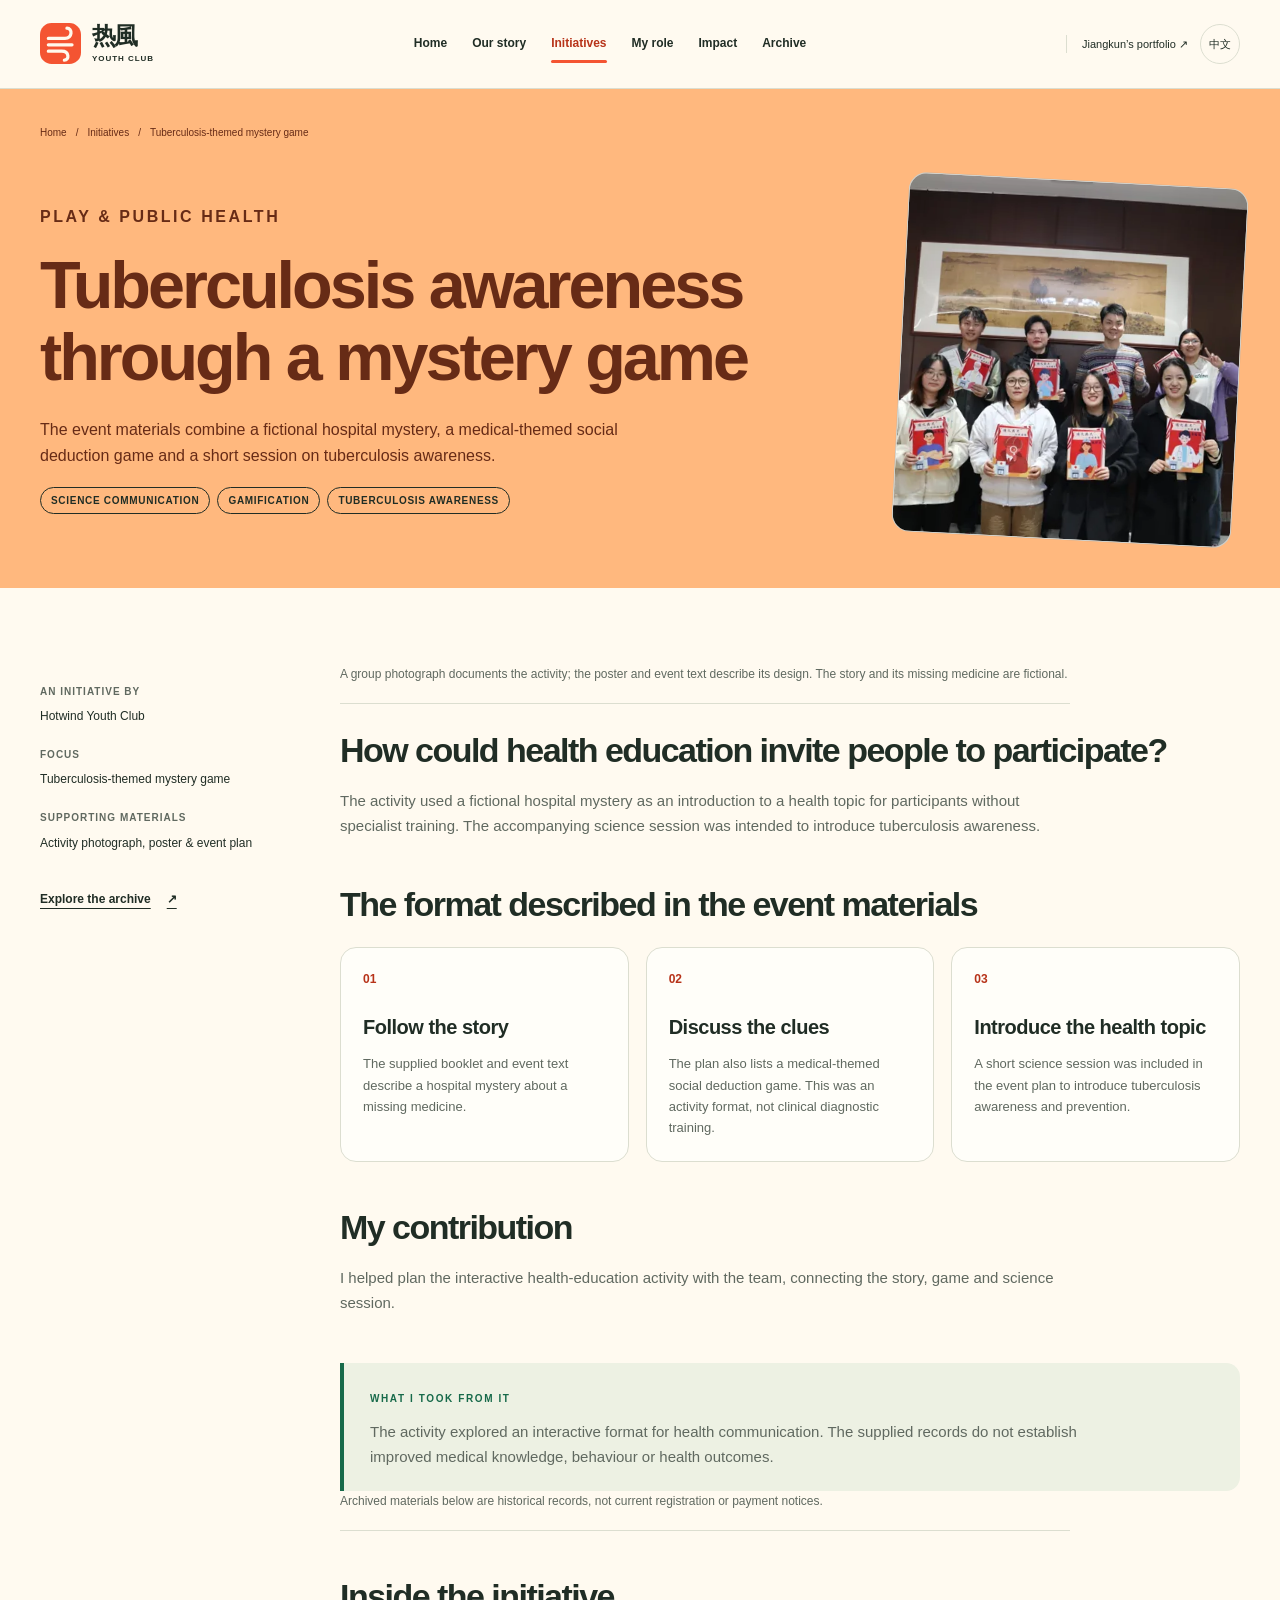
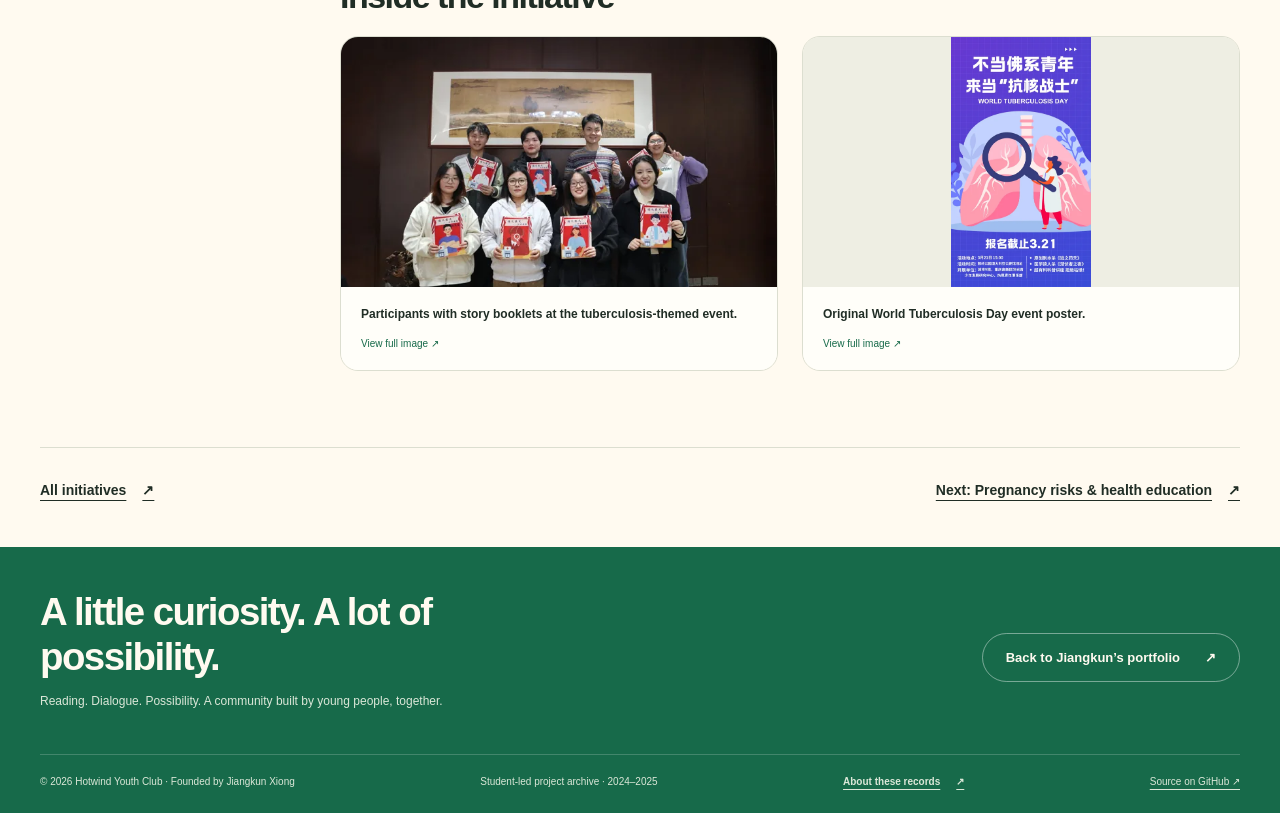
<file: project-tb-roleplay.html>
<!DOCTYPE html>
<html lang="en"><head><meta charset="utf-8"><meta name="viewport" content="width=device-width,initial-scale=1"><meta name="theme-color" content="#fffaf0"><meta name="description" content="The event materials combine a fictional hospital mystery, a medical-themed social deduction game and a short session on tuberculosis awareness."><meta http-equiv="Content-Security-Policy" content="default-src 'self'; script-src 'self'; style-src 'self' 'unsafe-inline'; img-src 'self'; connect-src 'none'; object-src 'none'; base-uri 'none'; form-action 'none'; upgrade-insecure-requests"><meta name="referrer" content="strict-origin-when-cross-origin"><meta property="og:title" content="Tuberculosis-themed mystery game | Hotwind"><meta property="og:description" content="The event materials combine a fictional hospital mystery, a medical-themed social deduction game and a short session on tuberculosis awareness."><meta property="og:type" content="website"><meta property="og:image" content="https://jiangkun-xiong.github.io/hotwind-youth-club/assets/images/team/team.webp"><meta property="og:url" content="https://jiangkun-xiong.github.io/hotwind-youth-club/project-tb-roleplay.html"><link rel="canonical" href="https://jiangkun-xiong.github.io/hotwind-youth-club/project-tb-roleplay.html"><link rel="icon" href="assets/images/favicon.svg" type="image/svg+xml"><title>Tuberculosis-themed mystery game | Hotwind Youth Club</title><link rel="stylesheet" href="assets/css/styles.css"><script defer src="assets/js/media-rules.js"></script><script defer src="assets/js/media.js"></script><script defer src="assets/js/main.js"></script></head>
<body class="case-tb" data-title-en="Tuberculosis-themed mystery game" data-title-zh="结核病主题剧本活动"><a class="skip" href="#main"><span data-en="Skip to content" data-zh="跳至正文">Skip to content</span></a><header class="site-header"><div class="nav wrap"><a class="brand" href="index.html" aria-label="Hotwind home" data-aria-en="Hotwind home" data-aria-zh="热風首页"><img class="brand-symbol" src="assets/images/favicon.svg" width="41" height="41" alt=""><span><span class="brand-cn">热風</span><span class="brand-en">Youth Club</span></span></a><nav class="nav-links" id="navigation" aria-label="Main navigation" data-aria-en="Main navigation" data-aria-zh="主导航"><a href="index.html"><span data-en="Home" data-zh="首页">Home</span></a><a href="story.html"><span data-en="Our story" data-zh="成长故事">Our story</span></a><a href="initiatives.html" aria-current="page"><span data-en="Initiatives" data-zh="活动案例">Initiatives</span></a><a href="role.html"><span data-en="My role" data-zh="我的贡献">My role</span></a><a href="impact.html"><span data-en="Impact" data-zh="成果影响">Impact</span></a><a href="gallery.html"><span data-en="Archive" data-zh="影像档案">Archive</span></a></nav><div class="nav-controls"><a class="portfolio-link" href="https://jiangkun-xiong.github.io/index.html"><span data-en="Jiangkun’s portfolio ↗" data-zh="江坤的个人主页 ↗">Jiangkun’s portfolio ↗</span></a><button class="lang" id="language-toggle" type="button" aria-label="Switch to Chinese">中文</button><button class="menu" id="menu-toggle" type="button" aria-controls="navigation" aria-expanded="false" aria-label="Open menu">☰</button></div></div></header><main id="main"><section class="case-hero theme-orange"><div class="wrap"><div class="breadcrumbs"><a href="index.html"><span data-en="Home" data-zh="首页">Home</span></a><span>/</span><a href="initiatives.html"><span data-en="Initiatives" data-zh="活动案例">Initiatives</span></a><span>/</span><span data-en="Tuberculosis-themed mystery game" data-zh="结核病主题剧本活动">Tuberculosis-themed mystery game</span></div><div class="case-grid"><div><p data-en="PLAY &amp; PUBLIC HEALTH" data-zh="游戏与公共健康" class="eyebrow">PLAY &amp; PUBLIC HEALTH</p><h1 data-en="Tuberculosis awareness through a mystery game" data-zh="通过剧本游戏，开展结核病科普。">Tuberculosis awareness through a mystery game</h1><p data-en="The event materials combine a fictional hospital mystery, a medical-themed social deduction game and a short session on tuberculosis awareness." data-zh="活动材料将虚构的医院谜案、医学主题社交推理游戏与简短的结核病科普环节结合。">The event materials combine a fictional hospital mystery, a medical-themed social deduction game and a short session on tuberculosis awareness.</p><div class="chips"><span data-en="Science communication" data-zh="科学传播" class="chip">Science communication</span><span data-en="Gamification" data-zh="游戏化体验" class="chip">Gamification</span><span data-en="Tuberculosis awareness" data-zh="结核病科普" class="chip">Tuberculosis awareness</span></div></div><div class="project-art theme-orange art-tb" data-cover="tb"><span class="art-index">HOTWIND / 02</span><div class="art-ring" aria-hidden="true"></div><div class="art-word" aria-hidden="true">Follow<br>the clues.<small>热風 · YOUTH CLUB</small></div></div></div></div></section><div class="wrap case-intro"><aside class="case-aside"><dl><div><dt><span data-en="An initiative by" data-zh="活动组织">An initiative by</span></dt><dd>Hotwind Youth Club</dd></div><div><dt><span data-en="Focus" data-zh="关注议题">Focus</span></dt><dd><span data-en="Tuberculosis-themed mystery game" data-zh="结核病主题剧本活动">Tuberculosis-themed mystery game</span></dd></div><div><dt><span data-en="Supporting materials" data-zh="材料依据">Supporting materials</span></dt><dd><span data-en="Activity photograph, poster &amp; event plan" data-zh="活动合照、海报与活动方案">Activity photograph, poster &amp; event plan</span></dd></div></dl><a class="text-link" href="gallery.html"><span data-en="Explore the archive" data-zh="浏览影像档案">Explore the archive</span><span aria-hidden="true">↗</span></a></aside><article class="case-body"><p data-en="A group photograph documents the activity; the poster and event text describe its design. The story and its missing medicine are fictional." data-zh="合照记录活动，海报与宣传文本介绍活动设计；故事情节及其中失窃的药物均属虚构。" class="record-note">A group photograph documents the activity; the poster and event text describe its design. The story and its missing medicine are fictional.</p><div data-featured-photo="tb" class="photo-feature"></div><section class="body-section"><h2 data-en="How could health education invite people to participate?" data-zh="怎样让健康科普，更愿意被主动参与？">How could health education invite people to participate?</h2><p data-en="The activity used a fictional hospital mystery as an introduction to a health topic for participants without specialist training. The accompanying science session was intended to introduce tuberculosis awareness." data-zh="活动以虚构的医院谜案为没有专业训练的参与者提供入口，并安排简短科普来介绍结核病相关知识。">The activity used a fictional hospital mystery as an introduction to a health topic for participants without specialist training. The accompanying science session was intended to introduce tuberculosis awareness.</p></section><section class="body-section"><h2 data-en="The format described in the event materials" data-zh="活动材料介绍的三个环节">The format described in the event materials</h2><div class="steps"><div class="step"><span class="step-number">01</span><h3 data-en="Follow the story" data-zh="进入虚构故事">Follow the story</h3><p data-en="The supplied booklet and event text describe a hospital mystery about a missing medicine." data-zh="所提供的剧本册与宣传文本讲述了一个药物失窃的医院谜案。">The supplied booklet and event text describe a hospital mystery about a missing medicine.</p></div><div class="step"><span class="step-number">02</span><h3 data-en="Discuss the clues" data-zh="交流与推理">Discuss the clues</h3><p data-en="The plan also lists a medical-themed social deduction game. This was an activity format, not clinical diagnostic training." data-zh="方案还列有医学主题社交推理游戏；这是活动形式，并非临床诊断训练。">The plan also lists a medical-themed social deduction game. This was an activity format, not clinical diagnostic training.</p></div><div class="step"><span class="step-number">03</span><h3 data-en="Introduce the health topic" data-zh="介绍健康知识">Introduce the health topic</h3><p data-en="A short science session was included in the event plan to introduce tuberculosis awareness and prevention." data-zh="活动方案安排了简短的科普环节，介绍结核病认识与预防相关知识。">A short science session was included in the event plan to introduce tuberculosis awareness and prevention.</p></div></div></section><section class="body-section"><h2 data-en="My contribution" data-zh="我的贡献">My contribution</h2><p data-en="I helped plan the interactive health-education activity with the team, connecting the story, game and science session." data-zh="我与团队共同参与策划这场互动健康教育活动，衔接故事、游戏与科普环节。">I helped plan the interactive health-education activity with the team, connecting the story, game and science session.</p></section><section class="body-section reflection"><span data-en="WHAT I TOOK FROM IT" data-zh="我的反思" class="eyebrow">WHAT I TOOK FROM IT</span><p data-en="The activity explored an interactive format for health communication. The supplied records do not establish improved medical knowledge, behaviour or health outcomes." data-zh="这次活动探索了互动式健康传播形式；现有记录不足以证明医学知识、行为或健康结果的改善。">The activity explored an interactive format for health communication. The supplied records do not establish improved medical knowledge, behaviour or health outcomes.</p></section><p data-en="Archived materials below are historical records, not current registration or payment notices." data-zh="下方材料属于历史记录，并非当前报名或付款通知。" class="archive-notice">Archived materials below are historical records, not current registration or payment notices.</p><section class="group-gallery" data-group-gallery="tb"><h2><span data-en="Inside the initiative" data-zh="活动影像与原始材料">Inside the initiative</span></h2><div class="gallery-grid"><article class="gallery-card" data-category="community"><a href="assets/images/tb/tb-group.webp" class="gallery-open" data-lightbox="m61"><div class="img-box"><img src="assets/images/tb/tb-group-thumb.webp" width="1800" height="1200" alt="Participants with story booklets at the tuberculosis-themed event." data-photo="m61" data-thumb loading="lazy" style="object-fit:cover;object-position:center"></div><div class="gallery-info"><span data-caption="m61">Participants with story booklets at the tuberculosis-themed event.</span><small data-en="View full image ↗" data-zh="查看完整图片 ↗">View full image ↗</small></div></a></article><article class="gallery-card" data-category="poster"><a href="assets/images/tb/tb-awareness-poster.webp" class="gallery-open" data-lightbox="m26"><div class="img-box"><img src="assets/images/tb/tb-awareness-poster-thumb.webp" width="1237" height="2200" alt="Original World Tuberculosis Day event poster." data-photo="m26" data-thumb loading="lazy" style="object-fit:contain;object-position:center"></div><div class="gallery-info"><span data-caption="m26">Original World Tuberculosis Day event poster.</span><small data-en="View full image ↗" data-zh="查看完整图片 ↗">View full image ↗</small></div></a></article></div></section></article></div><div class="wrap next-case"><a class="text-link" href="initiatives.html"><span data-en="All initiatives" data-zh="全部活动">All initiatives</span><span aria-hidden="true">↗</span></a><a class="text-link" href="project-womens-health.html"><span data-en="Next: Pregnancy risks &amp; health education" data-zh="下一个：妊娠风险与健康科普讨论">Next: Pregnancy risks &amp; health education</span><span aria-hidden="true">↗</span></a></div></main><footer class="site-footer"><div class="wrap"><div class="footer-top"><div><p data-en="A little curiosity. A lot of possibility." data-zh="从一点好奇，走向更多可能。" class="footer-headline">A little curiosity. A lot of possibility.</p><p data-en="Reading. Dialogue. Possibility. A community built by young people, together." data-zh="阅读、对话与更多可能。一个由青年一起建设的社群。" class="footer-description">Reading. Dialogue. Possibility. A community built by young people, together.</p></div><a class="btn btn-quiet" href="https://jiangkun-xiong.github.io/index.html"><span data-en="Back to Jiangkun’s portfolio" data-zh="返回江坤的个人主页">Back to Jiangkun’s portfolio</span><span aria-hidden="true">↗</span></a></div><div class="footer-bottom"><span>© 2026 Hotwind Youth Club · <span data-en="Founded by Jiangkun Xiong" data-zh="创始人：熊江坤">Founded by Jiangkun Xiong</span></span><span><span data-en="Student-led project archive · 2024–2025" data-zh="学生发起项目档案 · 2024–2025">Student-led project archive · 2024–2025</span></span><a class="text-link" href="record-notes.html"><span data-en="About these records" data-zh="关于这些记录">About these records</span><span aria-hidden="true">↗</span></a><a href="https://github.com/Jiangkun-Xiong/hotwind-youth-club" target="_blank" rel="noopener noreferrer"><span data-en="Source on GitHub ↗" data-zh="GitHub 源代码 ↗">Source on GitHub ↗</span></a></div></div></footer><dialog class="lightbox" id="lightbox" aria-labelledby="lightbox-label"><div class="lightbox-top"><span id="lightbox-label"><span data-en="The Hotwind archive" data-zh="热風影像档案">The Hotwind archive</span></span><div class="actions"><button class="lang" type="button" id="photo-prev" aria-label="Previous image">←</button><button class="lang" type="button" id="photo-next" aria-label="Next image">→</button><button class="lightbox-close" type="button" id="photo-close" aria-label="Close image">×</button></div></div><img id="lightbox-image" class="lightbox-image" alt=""><p id="lightbox-caption" class="lightbox-caption"></p></dialog></body></html>
</file>
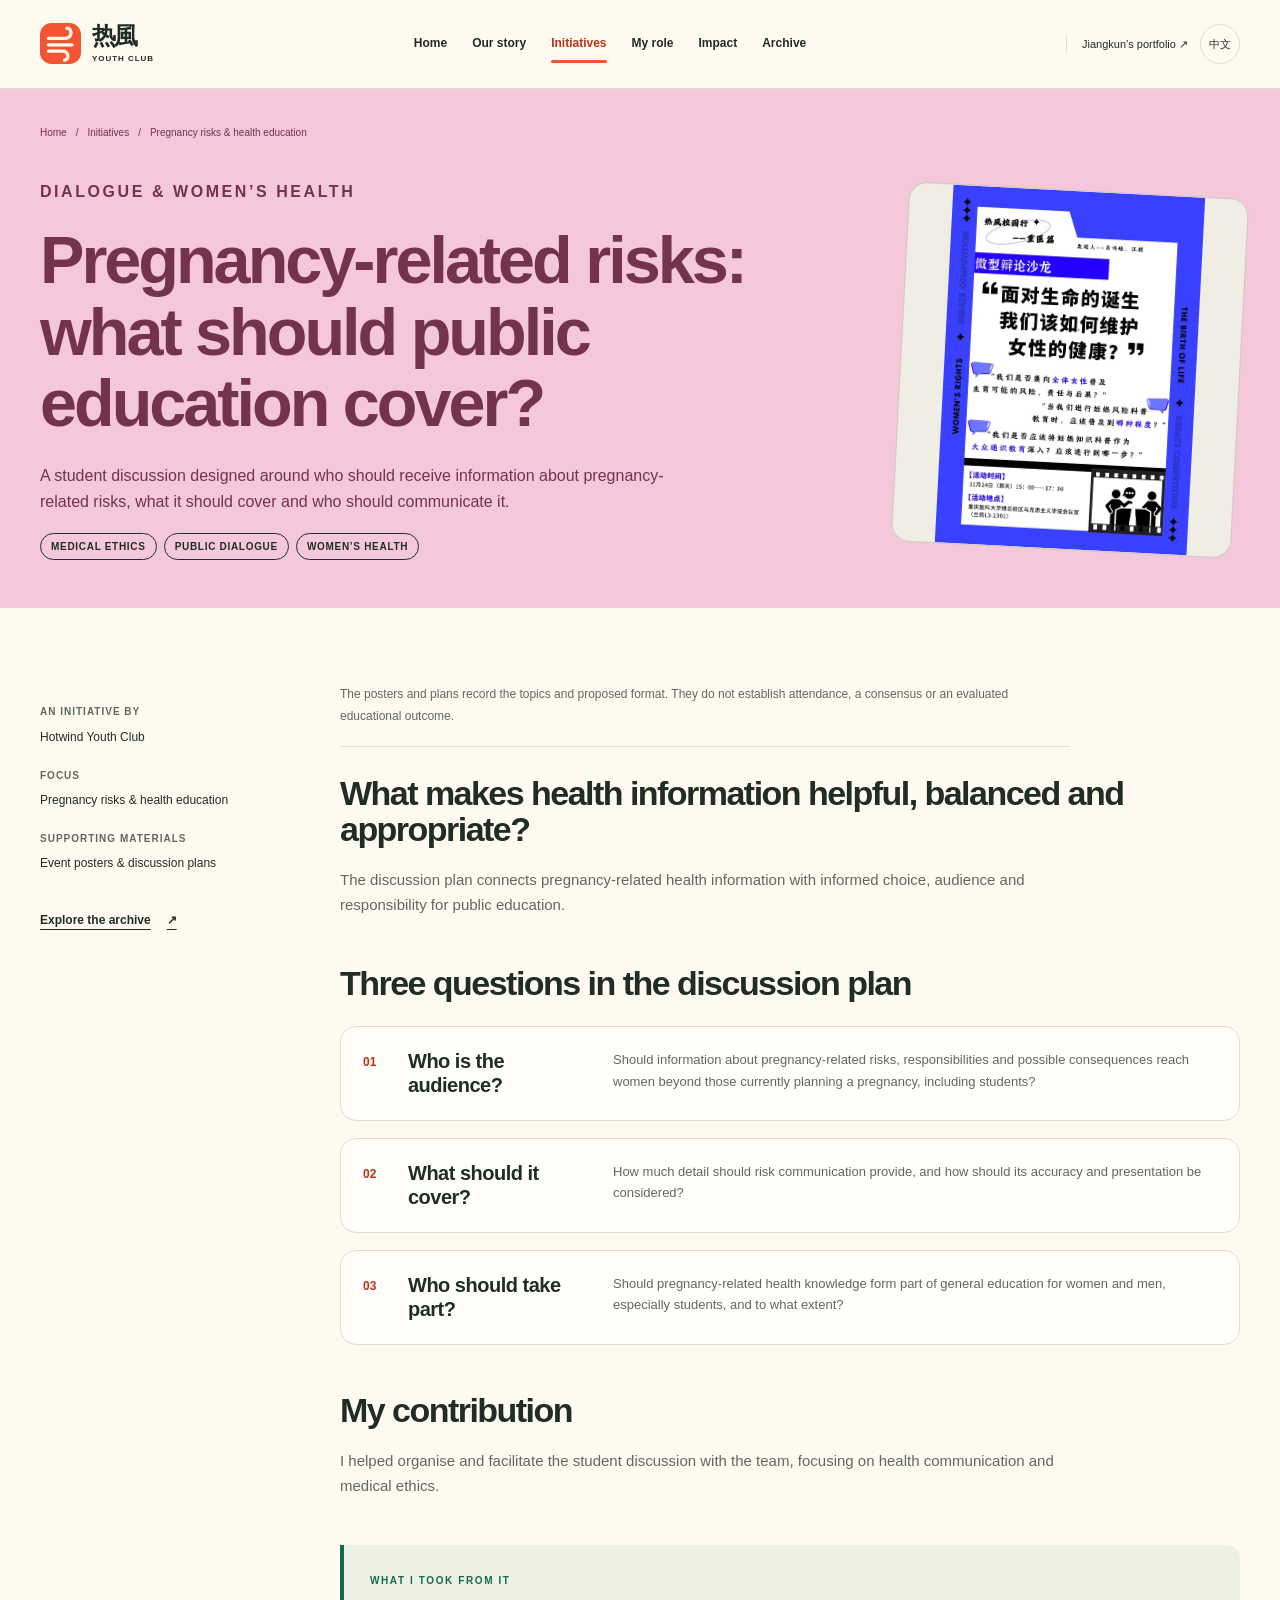
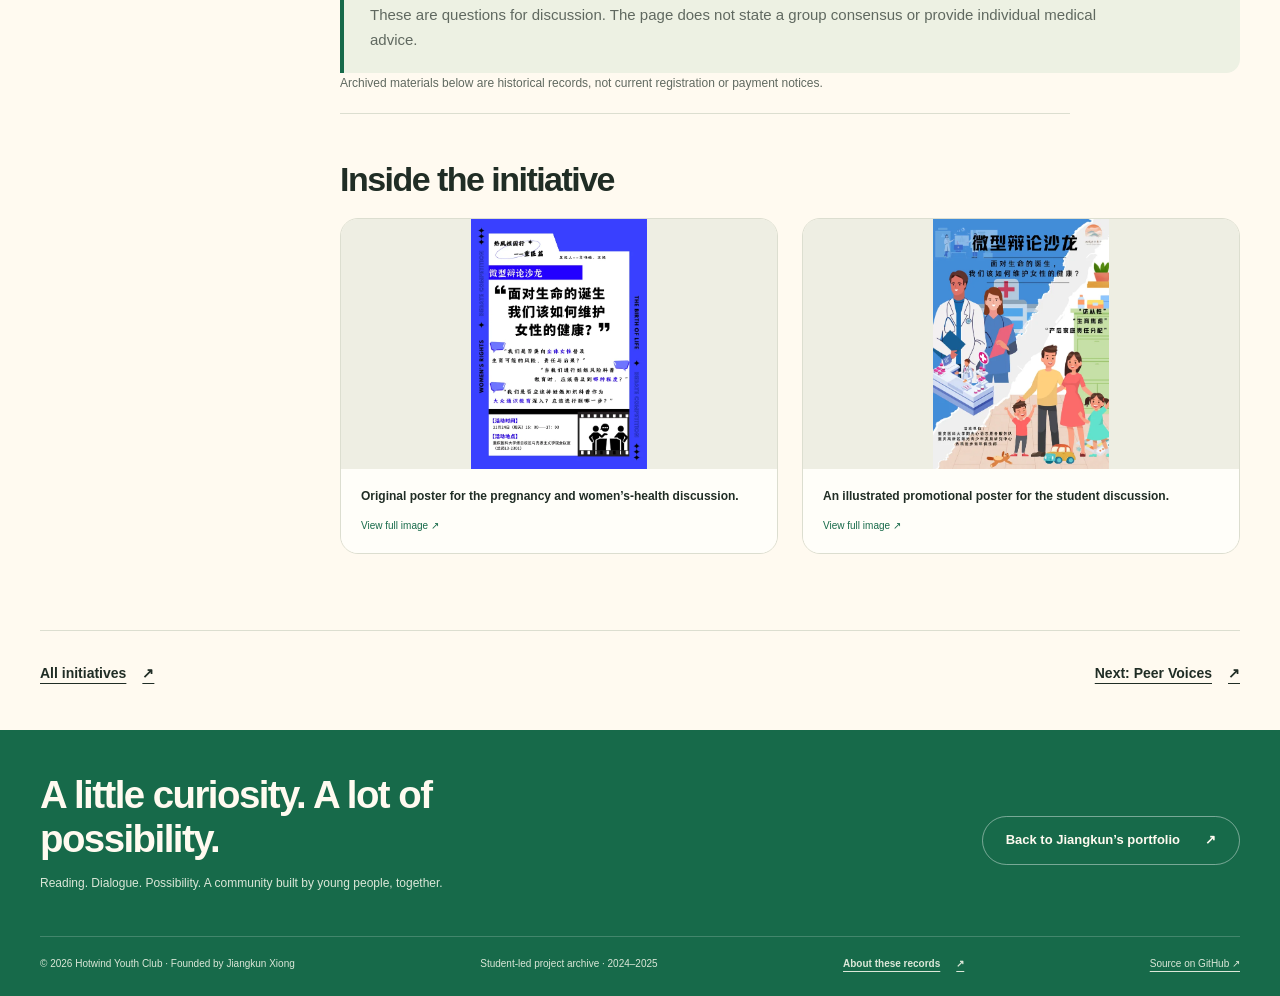
<file: project-womens-health.html>
<!DOCTYPE html>
<html lang="en"><head><meta charset="utf-8"><meta name="viewport" content="width=device-width,initial-scale=1"><meta name="theme-color" content="#fffaf0"><meta name="description" content="A student discussion designed around who should receive information about pregnancy-related risks, what it should cover and who should communicate it."><meta http-equiv="Content-Security-Policy" content="default-src 'self'; script-src 'self'; style-src 'self' 'unsafe-inline'; img-src 'self'; connect-src 'none'; object-src 'none'; base-uri 'none'; form-action 'none'; upgrade-insecure-requests"><meta name="referrer" content="strict-origin-when-cross-origin"><meta property="og:title" content="Pregnancy risks &amp; health education | Hotwind"><meta property="og:description" content="A student discussion designed around who should receive information about pregnancy-related risks, what it should cover and who should communicate it."><meta property="og:type" content="website"><meta property="og:image" content="https://jiangkun-xiong.github.io/hotwind-youth-club/assets/images/team/team.webp"><meta property="og:url" content="https://jiangkun-xiong.github.io/hotwind-youth-club/project-womens-health.html"><link rel="canonical" href="https://jiangkun-xiong.github.io/hotwind-youth-club/project-womens-health.html"><link rel="icon" href="assets/images/favicon.svg" type="image/svg+xml"><title>Pregnancy risks &amp; health education | Hotwind Youth Club</title><link rel="stylesheet" href="assets/css/styles.css"><script defer src="assets/js/media-rules.js"></script><script defer src="assets/js/media.js"></script><script defer src="assets/js/main.js"></script></head>
<body class="case-womens" data-title-en="Pregnancy risks &amp; health education" data-title-zh="妊娠风险与健康科普讨论"><a class="skip" href="#main"><span data-en="Skip to content" data-zh="跳至正文">Skip to content</span></a><header class="site-header"><div class="nav wrap"><a class="brand" href="index.html" aria-label="Hotwind home" data-aria-en="Hotwind home" data-aria-zh="热風首页"><img class="brand-symbol" src="assets/images/favicon.svg" width="41" height="41" alt=""><span><span class="brand-cn">热風</span><span class="brand-en">Youth Club</span></span></a><nav class="nav-links" id="navigation" aria-label="Main navigation" data-aria-en="Main navigation" data-aria-zh="主导航"><a href="index.html"><span data-en="Home" data-zh="首页">Home</span></a><a href="story.html"><span data-en="Our story" data-zh="成长故事">Our story</span></a><a href="initiatives.html" aria-current="page"><span data-en="Initiatives" data-zh="活动案例">Initiatives</span></a><a href="role.html"><span data-en="My role" data-zh="我的贡献">My role</span></a><a href="impact.html"><span data-en="Impact" data-zh="成果影响">Impact</span></a><a href="gallery.html"><span data-en="Archive" data-zh="影像档案">Archive</span></a></nav><div class="nav-controls"><a class="portfolio-link" href="https://jiangkun-xiong.github.io/index.html"><span data-en="Jiangkun’s portfolio ↗" data-zh="江坤的个人主页 ↗">Jiangkun’s portfolio ↗</span></a><button class="lang" id="language-toggle" type="button" aria-label="Switch to Chinese">中文</button><button class="menu" id="menu-toggle" type="button" aria-controls="navigation" aria-expanded="false" aria-label="Open menu">☰</button></div></div></header><main id="main"><section class="case-hero theme-pink"><div class="wrap"><div class="breadcrumbs"><a href="index.html"><span data-en="Home" data-zh="首页">Home</span></a><span>/</span><a href="initiatives.html"><span data-en="Initiatives" data-zh="活动案例">Initiatives</span></a><span>/</span><span data-en="Pregnancy risks &amp; health education" data-zh="妊娠风险与健康科普讨论">Pregnancy risks &amp; health education</span></div><div class="case-grid"><div><p data-en="DIALOGUE &amp; WOMEN’S HEALTH" data-zh="对话与女性健康" class="eyebrow">DIALOGUE &amp; WOMEN’S HEALTH</p><h1 data-en="Pregnancy-related risks: what should public education cover?" data-zh="妊娠风险：公众教育应涵盖什么？">Pregnancy-related risks: what should public education cover?</h1><p data-en="A student discussion designed around who should receive information about pregnancy-related risks, what it should cover and who should communicate it." data-zh="围绕妊娠风险科普应面向谁、涵盖什么，以及由谁传播，设计学生讨论。">A student discussion designed around who should receive information about pregnancy-related risks, what it should cover and who should communicate it.</p><div class="chips"><span data-en="Medical ethics" data-zh="医学伦理" class="chip">Medical ethics</span><span data-en="Public dialogue" data-zh="公共对话" class="chip">Public dialogue</span><span data-en="Women’s health" data-zh="女性健康" class="chip">Women’s health</span></div></div><div class="project-art theme-pink art-womens" data-cover="womens"><span class="art-index">HOTWIND / 03</span><div class="art-ring" aria-hidden="true"></div><div class="art-word" aria-hidden="true">Question.<br>Discuss.<small>热風 · YOUTH CLUB</small></div></div></div></div></section><div class="wrap case-intro"><aside class="case-aside"><dl><div><dt><span data-en="An initiative by" data-zh="活动组织">An initiative by</span></dt><dd>Hotwind Youth Club</dd></div><div><dt><span data-en="Focus" data-zh="关注议题">Focus</span></dt><dd><span data-en="Pregnancy risks &amp; health education" data-zh="妊娠风险与健康科普讨论">Pregnancy risks &amp; health education</span></dd></div><div><dt><span data-en="Supporting materials" data-zh="材料依据">Supporting materials</span></dt><dd><span data-en="Event posters &amp; discussion plans" data-zh="活动海报与讨论方案">Event posters &amp; discussion plans</span></dd></div></dl><a class="text-link" href="gallery.html"><span data-en="Explore the archive" data-zh="浏览影像档案">Explore the archive</span><span aria-hidden="true">↗</span></a></aside><article class="case-body"><p data-en="The posters and plans record the topics and proposed format. They do not establish attendance, a consensus or an evaluated educational outcome." data-zh="海报与方案记录讨论议题和设计形式，不能据此确认实际人数、形成的共识或经评估的教育结果。" class="record-note">The posters and plans record the topics and proposed format. They do not establish attendance, a consensus or an evaluated educational outcome.</p><div data-featured-photo="womens" class="photo-feature"></div><section class="body-section"><h2 data-en="What makes health information helpful, balanced and appropriate?" data-zh="什么样的健康信息，是有帮助、平衡且适当的？">What makes health information helpful, balanced and appropriate?</h2><p data-en="The discussion plan connects pregnancy-related health information with informed choice, audience and responsibility for public education." data-zh="讨论方案把妊娠相关健康信息与知情选择、受众及公众教育的责任联系起来。">The discussion plan connects pregnancy-related health information with informed choice, audience and responsibility for public education.</p></section><section class="body-section"><h2 data-en="Three questions in the discussion plan" data-zh="讨论方案中的三个问题">Three questions in the discussion plan</h2><div class="steps"><div class="step"><span class="step-number">01</span><h3 data-en="Who is the audience?" data-zh="向谁普及？">Who is the audience?</h3><p data-en="Should information about pregnancy-related risks, responsibilities and possible consequences reach women beyond those currently planning a pregnancy, including students?" data-zh="是否应向准备生育者以外的女性群体，包括学生，普及妊娠可能涉及的风险、责任与后果？">Should information about pregnancy-related risks, responsibilities and possible consequences reach women beyond those currently planning a pregnancy, including students?</p></div><div class="step"><span class="step-number">02</span><h3 data-en="What should it cover?" data-zh="普及到何种程度？">What should it cover?</h3><p data-en="How much detail should risk communication provide, and how should its accuracy and presentation be considered?" data-zh="风险科普应提供多深的信息，又应如何考虑其准确性与表达方式？">How much detail should risk communication provide, and how should its accuracy and presentation be considered?</p></div><div class="step"><span class="step-number">03</span><h3 data-en="Who should take part?" data-zh="谁共同参与？">Who should take part?</h3><p data-en="Should pregnancy-related health knowledge form part of general education for women and men, especially students, and to what extent?" data-zh="妊娠相关健康知识是否应纳入面向女性和男性，尤其是学生的通识教育？应深入到何种程度？">Should pregnancy-related health knowledge form part of general education for women and men, especially students, and to what extent?</p></div></div></section><section class="body-section"><h2 data-en="My contribution" data-zh="我的贡献">My contribution</h2><p data-en="I helped organise and facilitate the student discussion with the team, focusing on health communication and medical ethics." data-zh="我与团队共同参与组织和推动学生讨论，关注健康传播与医学伦理。">I helped organise and facilitate the student discussion with the team, focusing on health communication and medical ethics.</p></section><section class="body-section reflection"><span data-en="WHAT I TOOK FROM IT" data-zh="我的反思" class="eyebrow">WHAT I TOOK FROM IT</span><p data-en="These are questions for discussion. The page does not state a group consensus or provide individual medical advice." data-zh="这里呈现的是供讨论的问题，不代表集体共识，也不提供个体医学建议。">These are questions for discussion. The page does not state a group consensus or provide individual medical advice.</p></section><p data-en="Archived materials below are historical records, not current registration or payment notices." data-zh="下方材料属于历史记录，并非当前报名或付款通知。" class="archive-notice">Archived materials below are historical records, not current registration or payment notices.</p><section class="group-gallery" data-group-gallery="womens"><h2><span data-en="Inside the initiative" data-zh="活动影像与原始材料">Inside the initiative</span></h2><div class="gallery-grid"><article class="gallery-card" data-category="poster"><a href="assets/images/womens-health/debate-poster.webp" class="gallery-open" data-lightbox="m15"><div class="img-box"><img src="assets/images/womens-health/debate-poster-thumb.webp" width="1555" height="2200" alt="Original poster for the pregnancy and women’s-health discussion." data-photo="m15" data-thumb loading="lazy" style="object-fit:contain;object-position:center"></div><div class="gallery-info"><span data-caption="m15">Original poster for the pregnancy and women’s-health discussion.</span><small data-en="View full image ↗" data-zh="查看完整图片 ↗">View full image ↗</small></div></a></article><article class="gallery-card" data-category="poster"><a href="assets/images/womens-health/illustrated-poster.webp" class="gallery-open" data-lightbox="m16"><div class="img-box"><img src="assets/images/womens-health/illustrated-poster-thumb.webp" width="1555" height="2200" alt="An illustrated promotional poster for the student discussion." data-photo="m16" data-thumb loading="lazy" style="object-fit:contain;object-position:center"></div><div class="gallery-info"><span data-caption="m16">An illustrated promotional poster for the student discussion.</span><small data-en="View full image ↗" data-zh="查看完整图片 ↗">View full image ↗</small></div></a></article></div></section></article></div><div class="wrap next-case"><a class="text-link" href="initiatives.html"><span data-en="All initiatives" data-zh="全部活动">All initiatives</span><span aria-hidden="true">↗</span></a><a class="text-link" href="project-peer-voices.html"><span data-en="Next: Peer Voices" data-zh="下一个：热風朋辈说">Next: Peer Voices</span><span aria-hidden="true">↗</span></a></div></main><footer class="site-footer"><div class="wrap"><div class="footer-top"><div><p data-en="A little curiosity. A lot of possibility." data-zh="从一点好奇，走向更多可能。" class="footer-headline">A little curiosity. A lot of possibility.</p><p data-en="Reading. Dialogue. Possibility. A community built by young people, together." data-zh="阅读、对话与更多可能。一个由青年一起建设的社群。" class="footer-description">Reading. Dialogue. Possibility. A community built by young people, together.</p></div><a class="btn btn-quiet" href="https://jiangkun-xiong.github.io/index.html"><span data-en="Back to Jiangkun’s portfolio" data-zh="返回江坤的个人主页">Back to Jiangkun’s portfolio</span><span aria-hidden="true">↗</span></a></div><div class="footer-bottom"><span>© 2026 Hotwind Youth Club · <span data-en="Founded by Jiangkun Xiong" data-zh="创始人：熊江坤">Founded by Jiangkun Xiong</span></span><span><span data-en="Student-led project archive · 2024–2025" data-zh="学生发起项目档案 · 2024–2025">Student-led project archive · 2024–2025</span></span><a class="text-link" href="record-notes.html"><span data-en="About these records" data-zh="关于这些记录">About these records</span><span aria-hidden="true">↗</span></a><a href="https://github.com/Jiangkun-Xiong/hotwind-youth-club" target="_blank" rel="noopener noreferrer"><span data-en="Source on GitHub ↗" data-zh="GitHub 源代码 ↗">Source on GitHub ↗</span></a></div></div></footer><dialog class="lightbox" id="lightbox" aria-labelledby="lightbox-label"><div class="lightbox-top"><span id="lightbox-label"><span data-en="The Hotwind archive" data-zh="热風影像档案">The Hotwind archive</span></span><div class="actions"><button class="lang" type="button" id="photo-prev" aria-label="Previous image">←</button><button class="lang" type="button" id="photo-next" aria-label="Next image">→</button><button class="lightbox-close" type="button" id="photo-close" aria-label="Close image">×</button></div></div><img id="lightbox-image" class="lightbox-image" alt=""><p id="lightbox-caption" class="lightbox-caption"></p></dialog></body></html>
</file>
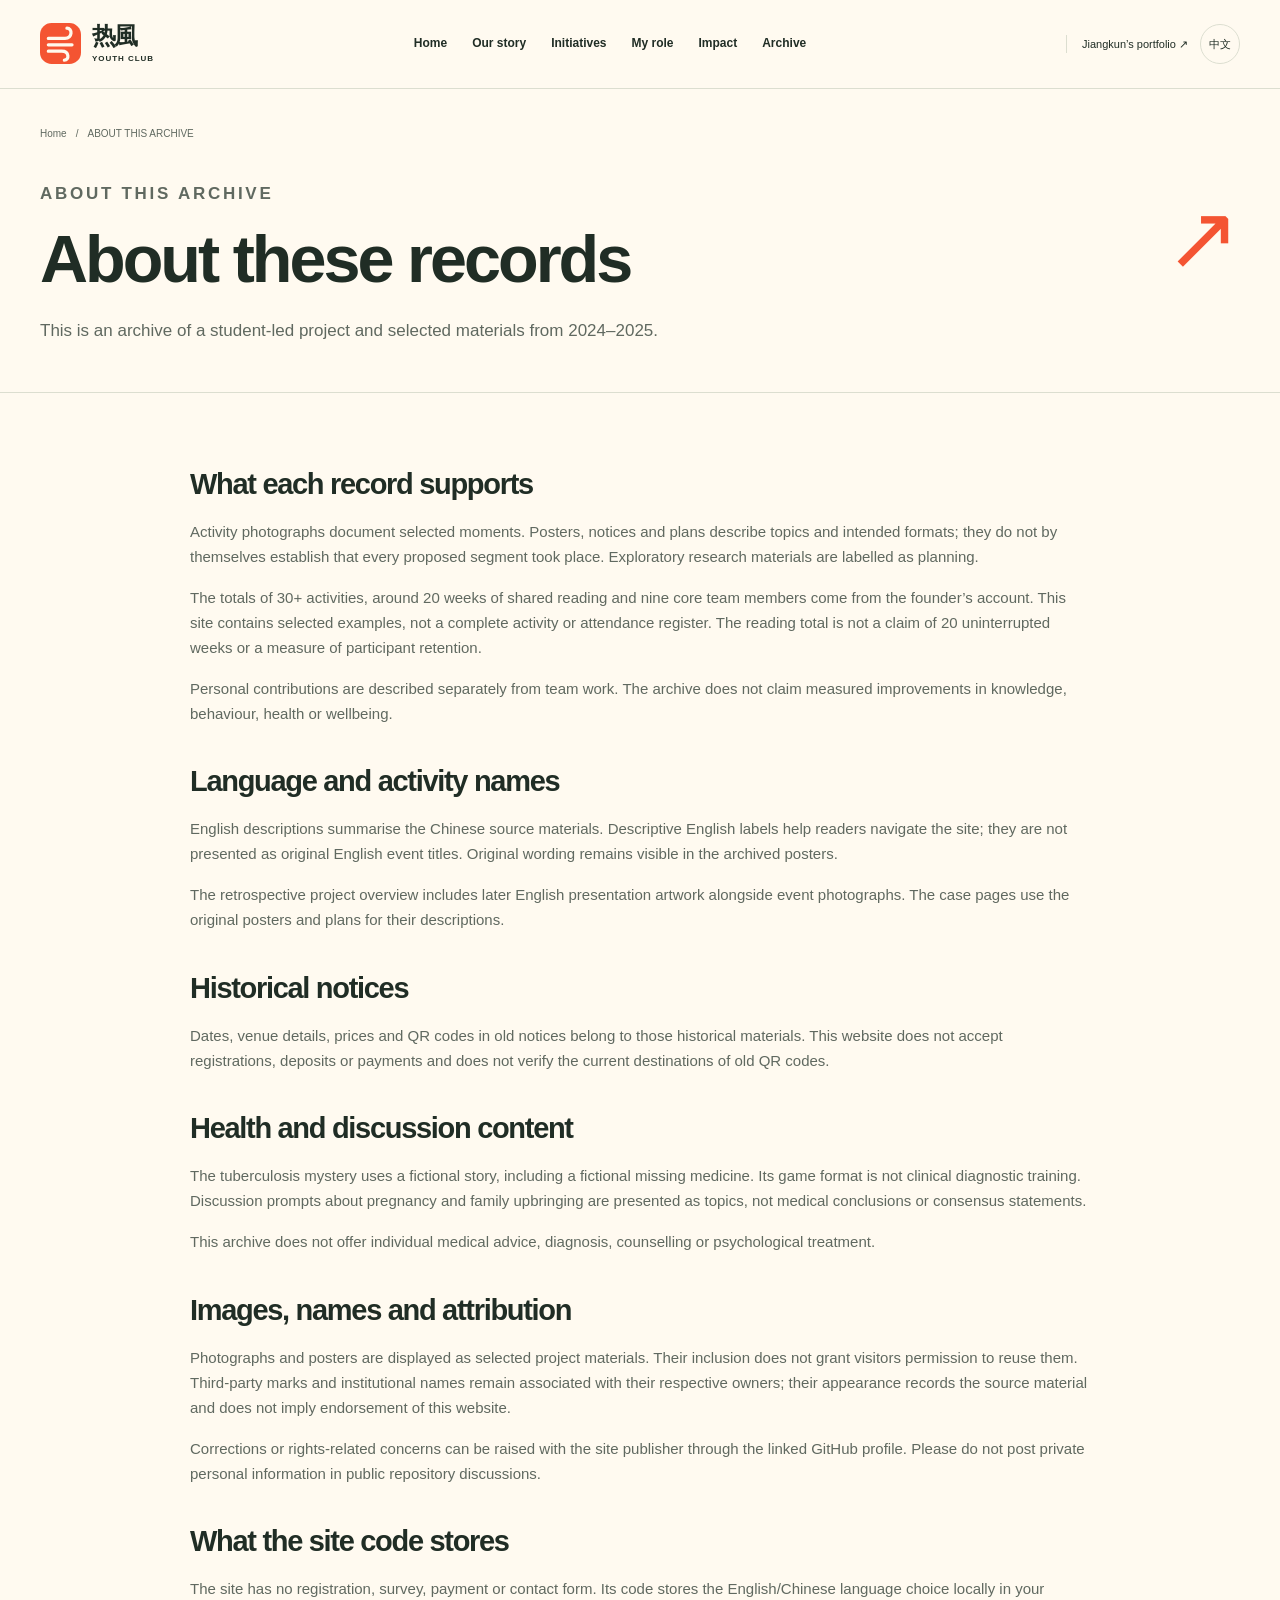
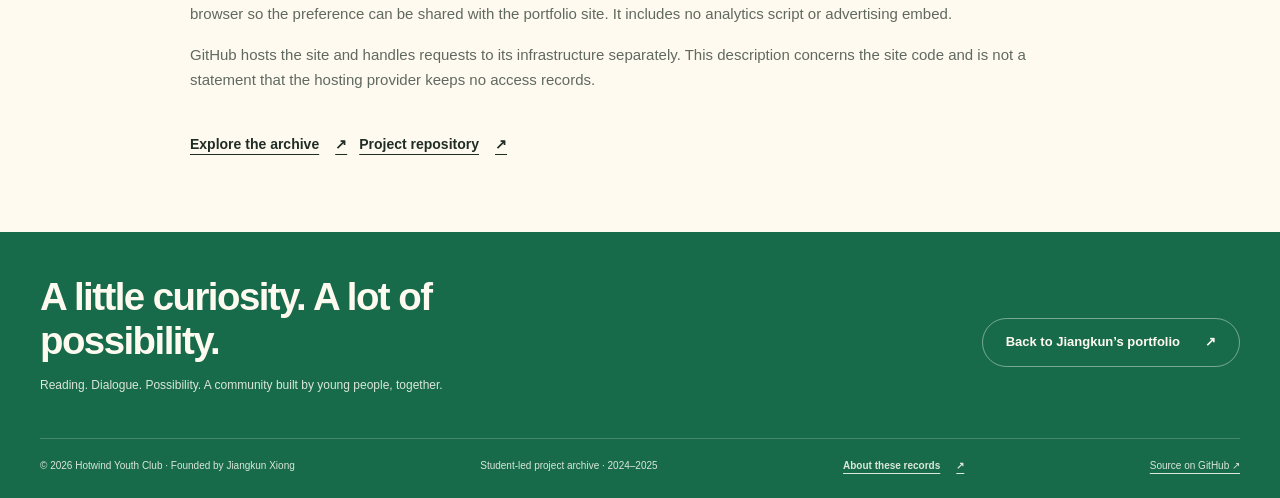
<file: record-notes.html>
<!DOCTYPE html>
<html lang="en"><head><meta charset="utf-8"><meta name="viewport" content="width=device-width,initial-scale=1"><meta name="theme-color" content="#fffaf0"><meta name="description" content="This is an archive of a student-led project and selected materials from 2024–2025."><meta http-equiv="Content-Security-Policy" content="default-src 'self'; script-src 'self'; style-src 'self' 'unsafe-inline'; img-src 'self'; connect-src 'none'; object-src 'none'; base-uri 'none'; form-action 'none'; upgrade-insecure-requests"><meta name="referrer" content="strict-origin-when-cross-origin"><meta property="og:title" content="About these records | Hotwind"><meta property="og:description" content="This is an archive of a student-led project and selected materials from 2024–2025."><meta property="og:type" content="website"><meta property="og:image" content="https://jiangkun-xiong.github.io/hotwind-youth-club/assets/images/team/team.webp"><meta property="og:url" content="https://jiangkun-xiong.github.io/hotwind-youth-club/record-notes.html"><link rel="canonical" href="https://jiangkun-xiong.github.io/hotwind-youth-club/record-notes.html"><link rel="icon" href="assets/images/favicon.svg" type="image/svg+xml"><title>About these records | Hotwind Youth Club</title><link rel="stylesheet" href="assets/css/styles.css"><script defer src="assets/js/media-rules.js"></script><script defer src="assets/js/media.js"></script><script defer src="assets/js/main.js"></script></head>
<body class="" data-title-en="About these records" data-title-zh="关于这些记录"><a class="skip" href="#main"><span data-en="Skip to content" data-zh="跳至正文">Skip to content</span></a><header class="site-header"><div class="nav wrap"><a class="brand" href="index.html" aria-label="Hotwind home" data-aria-en="Hotwind home" data-aria-zh="热風首页"><img class="brand-symbol" src="assets/images/favicon.svg" width="41" height="41" alt=""><span><span class="brand-cn">热風</span><span class="brand-en">Youth Club</span></span></a><nav class="nav-links" id="navigation" aria-label="Main navigation" data-aria-en="Main navigation" data-aria-zh="主导航"><a href="index.html"><span data-en="Home" data-zh="首页">Home</span></a><a href="story.html"><span data-en="Our story" data-zh="成长故事">Our story</span></a><a href="initiatives.html"><span data-en="Initiatives" data-zh="活动案例">Initiatives</span></a><a href="role.html"><span data-en="My role" data-zh="我的贡献">My role</span></a><a href="impact.html"><span data-en="Impact" data-zh="成果影响">Impact</span></a><a href="gallery.html"><span data-en="Archive" data-zh="影像档案">Archive</span></a></nav><div class="nav-controls"><a class="portfolio-link" href="https://jiangkun-xiong.github.io/index.html"><span data-en="Jiangkun’s portfolio ↗" data-zh="江坤的个人主页 ↗">Jiangkun’s portfolio ↗</span></a><button class="lang" id="language-toggle" type="button" aria-label="Switch to Chinese">中文</button><button class="menu" id="menu-toggle" type="button" aria-controls="navigation" aria-expanded="false" aria-label="Open menu">☰</button></div></div></header><main id="main"><section class="page-hero"><div class="wrap"><div class="breadcrumbs"><a href="index.html"><span data-en="Home" data-zh="首页">Home</span></a><span aria-hidden="true">/</span><span data-en="ABOUT THIS ARCHIVE" data-zh="关于本档案">ABOUT THIS ARCHIVE</span></div><div class="page-heading"><div><p data-en="ABOUT THIS ARCHIVE" data-zh="关于本档案" class="eyebrow">ABOUT THIS ARCHIVE</p><h1 data-en="About these records" data-zh="关于这些记录">About these records</h1><p data-en="This is an archive of a student-led project and selected materials from 2024–2025." data-zh="本网站是学生发起项目的回顾档案，展示2024–2025年的精选材料。">This is an archive of a student-led project and selected materials from 2024–2025.</p></div><span class="page-mark" aria-hidden="true">↗</span></div></div></section><section class="section"><div class="wrap record-notes-content"><section class="body-section"><h2 data-en="What each record supports" data-zh="材料能够说明什么">What each record supports</h2><p data-en="Activity photographs document selected moments. Posters, notices and plans describe topics and intended formats; they do not by themselves establish that every proposed segment took place. Exploratory research materials are labelled as planning." data-zh="活动照片记录部分现场片段。海报、通知与方案介绍主题和拟议形式，本身不能证明所有设计环节均已实施；探索性调研材料按规划标注。">Activity photographs document selected moments. Posters, notices and plans describe topics and intended formats; they do not by themselves establish that every proposed segment took place. Exploratory research materials are labelled as planning.</p><p data-en="The totals of 30+ activities, around 20 weeks of shared reading and nine core team members come from the founder’s account. This site contains selected examples, not a complete activity or attendance register. The reading total is not a claim of 20 uninterrupted weeks or a measure of participant retention." data-zh="30余场活动、累计约20周共读和9人核心团队来自创始人的情况说明。网站展示的是精选实例，并非完整活动或签到台账；累计周数不等于连续20周，也不代表参与者留存率。">The totals of 30+ activities, around 20 weeks of shared reading and nine core team members come from the founder’s account. This site contains selected examples, not a complete activity or attendance register. The reading total is not a claim of 20 uninterrupted weeks or a measure of participant retention.</p><p data-en="Personal contributions are described separately from team work. The archive does not claim measured improvements in knowledge, behaviour, health or wellbeing." data-zh="个人贡献与团队工作分别表述；档案不宣称已经测量出知识、行为、健康或心理状态的改善。">Personal contributions are described separately from team work. The archive does not claim measured improvements in knowledge, behaviour, health or wellbeing.</p></section><section class="body-section"><h2 data-en="Language and activity names" data-zh="语言与活动名称">Language and activity names</h2><p data-en="English descriptions summarise the Chinese source materials. Descriptive English labels help readers navigate the site; they are not presented as original English event titles. Original wording remains visible in the archived posters." data-zh="英文描述根据中文原始材料作简述。描述性英文名称用于帮助浏览，不作为活动原有的英文正式名称；原始用词保留在存档海报中。">English descriptions summarise the Chinese source materials. Descriptive English labels help readers navigate the site; they are not presented as original English event titles. Original wording remains visible in the archived posters.</p><p data-en="The retrospective project overview includes later English presentation artwork alongside event photographs. The case pages use the original posters and plans for their descriptions." data-zh="项目回顾总览同时含有活动照片及后制英文展示插画；各案例页的描述以原始海报与方案为依据。">The retrospective project overview includes later English presentation artwork alongside event photographs. The case pages use the original posters and plans for their descriptions.</p></section><section class="body-section"><h2 data-en="Historical notices" data-zh="历史活动通知">Historical notices</h2><p data-en="Dates, venue details, prices and QR codes in old notices belong to those historical materials. This website does not accept registrations, deposits or payments and does not verify the current destinations of old QR codes." data-zh="旧通知中的日期、地点、价格与二维码属于当时的历史材料。本网站不接受报名、押金或付款，也不核验旧二维码当前指向的内容。">Dates, venue details, prices and QR codes in old notices belong to those historical materials. This website does not accept registrations, deposits or payments and does not verify the current destinations of old QR codes.</p></section><section class="body-section"><h2 data-en="Health and discussion content" data-zh="健康与讨论内容">Health and discussion content</h2><p data-en="The tuberculosis mystery uses a fictional story, including a fictional missing medicine. Its game format is not clinical diagnostic training. Discussion prompts about pregnancy and family upbringing are presented as topics, not medical conclusions or consensus statements." data-zh="结核病剧本使用虚构故事，其中失窃的药物亦属虚构；游戏形式并非临床诊断训练。妊娠与家庭教育议题按讨论题目呈现，并非医学结论或共识声明。">The tuberculosis mystery uses a fictional story, including a fictional missing medicine. Its game format is not clinical diagnostic training. Discussion prompts about pregnancy and family upbringing are presented as topics, not medical conclusions or consensus statements.</p><p data-en="This archive does not offer individual medical advice, diagnosis, counselling or psychological treatment." data-zh="本档案不提供个体医学建议、诊断、心理咨询或心理治疗。">This archive does not offer individual medical advice, diagnosis, counselling or psychological treatment.</p></section><section class="body-section"><h2 data-en="Images, names and attribution" data-zh="图像、名称与归属">Images, names and attribution</h2><p data-en="Photographs and posters are displayed as selected project materials. Their inclusion does not grant visitors permission to reuse them. Third-party marks and institutional names remain associated with their respective owners; their appearance records the source material and does not imply endorsement of this website." data-zh="照片与海报作为精选项目材料展示，不因展示而授予访客再次使用的许可。第三方标识与机构名称的权利归属各自权利人；其出现记录原材料背景，不表示相关机构为本网站背书。">Photographs and posters are displayed as selected project materials. Their inclusion does not grant visitors permission to reuse them. Third-party marks and institutional names remain associated with their respective owners; their appearance records the source material and does not imply endorsement of this website.</p><p data-en="Corrections or rights-related concerns can be raised with the site publisher through the linked GitHub profile. Please do not post private personal information in public repository discussions." data-zh="如需更正内容或提出权利相关问题，可通过链接的GitHub主页联系网站发布者；请勿在公开仓库讨论中提交私人信息。">Corrections or rights-related concerns can be raised with the site publisher through the linked GitHub profile. Please do not post private personal information in public repository discussions.</p></section><section class="body-section"><h2 data-en="What the site code stores" data-zh="网站代码存储什么">What the site code stores</h2><p data-en="The site has no registration, survey, payment or contact form. Its code stores the English/Chinese language choice locally in your browser so the preference can be shared with the portfolio site. It includes no analytics script or advertising embed." data-zh="网站没有报名、问卷、付款或联系表单。代码仅在浏览器本地保存中英文选择，以便与个人主页共享语言偏好；不包含访问统计脚本或广告嵌入。">The site has no registration, survey, payment or contact form. Its code stores the English/Chinese language choice locally in your browser so the preference can be shared with the portfolio site. It includes no analytics script or advertising embed.</p><p data-en="GitHub hosts the site and handles requests to its infrastructure separately. This description concerns the site code and is not a statement that the hosting provider keeps no access records." data-zh="网站由GitHub托管，向其基础设施发出的请求由托管方另行处理。这里描述的是网站代码，并不表示托管方不保留访问记录。">GitHub hosts the site and handles requests to its infrastructure separately. This description concerns the site code and is not a statement that the hosting provider keeps no access records.</p></section><div class="actions"><a class="text-link" href="gallery.html"><span data-en="Explore the archive" data-zh="浏览影像档案">Explore the archive</span><span aria-hidden="true">↗</span></a><a class="text-link" href="https://github.com/Jiangkun-Xiong/hotwind-youth-club"><span data-en="Project repository" data-zh="项目仓库">Project repository</span><span aria-hidden="true">↗</span></a></div></div></section></main><footer class="site-footer"><div class="wrap"><div class="footer-top"><div><p data-en="A little curiosity. A lot of possibility." data-zh="从一点好奇，走向更多可能。" class="footer-headline">A little curiosity. A lot of possibility.</p><p data-en="Reading. Dialogue. Possibility. A community built by young people, together." data-zh="阅读、对话与更多可能。一个由青年一起建设的社群。" class="footer-description">Reading. Dialogue. Possibility. A community built by young people, together.</p></div><a class="btn btn-quiet" href="https://jiangkun-xiong.github.io/index.html"><span data-en="Back to Jiangkun’s portfolio" data-zh="返回江坤的个人主页">Back to Jiangkun’s portfolio</span><span aria-hidden="true">↗</span></a></div><div class="footer-bottom"><span>© 2026 Hotwind Youth Club · <span data-en="Founded by Jiangkun Xiong" data-zh="创始人：熊江坤">Founded by Jiangkun Xiong</span></span><span><span data-en="Student-led project archive · 2024–2025" data-zh="学生发起项目档案 · 2024–2025">Student-led project archive · 2024–2025</span></span><a class="text-link" href="record-notes.html"><span data-en="About these records" data-zh="关于这些记录">About these records</span><span aria-hidden="true">↗</span></a><a href="https://github.com/Jiangkun-Xiong/hotwind-youth-club" target="_blank" rel="noopener noreferrer"><span data-en="Source on GitHub ↗" data-zh="GitHub 源代码 ↗">Source on GitHub ↗</span></a></div></div></footer><dialog class="lightbox" id="lightbox" aria-labelledby="lightbox-label"><div class="lightbox-top"><span id="lightbox-label"><span data-en="The Hotwind archive" data-zh="热風影像档案">The Hotwind archive</span></span><div class="actions"><button class="lang" type="button" id="photo-prev" aria-label="Previous image">←</button><button class="lang" type="button" id="photo-next" aria-label="Next image">→</button><button class="lightbox-close" type="button" id="photo-close" aria-label="Close image">×</button></div></div><img id="lightbox-image" class="lightbox-image" alt=""><p id="lightbox-caption" class="lightbox-caption"></p></dialog></body></html>
</file>
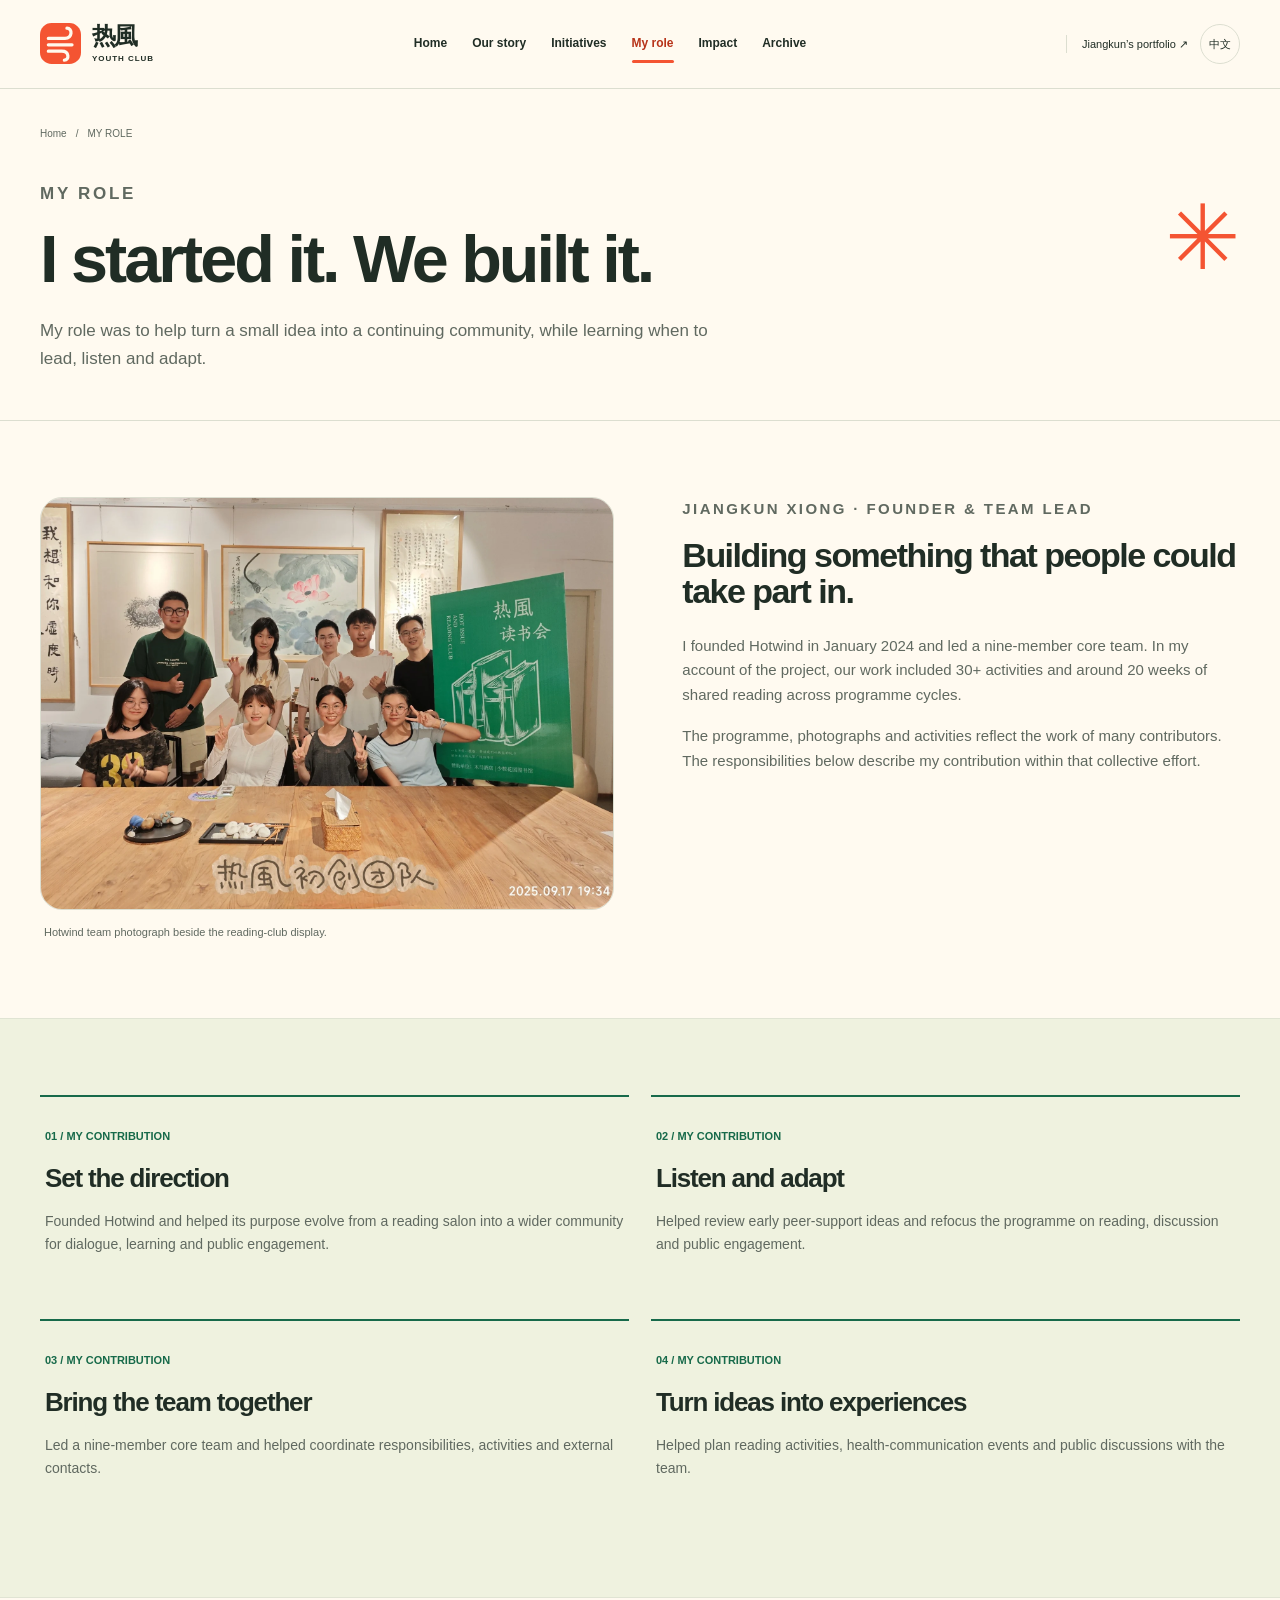
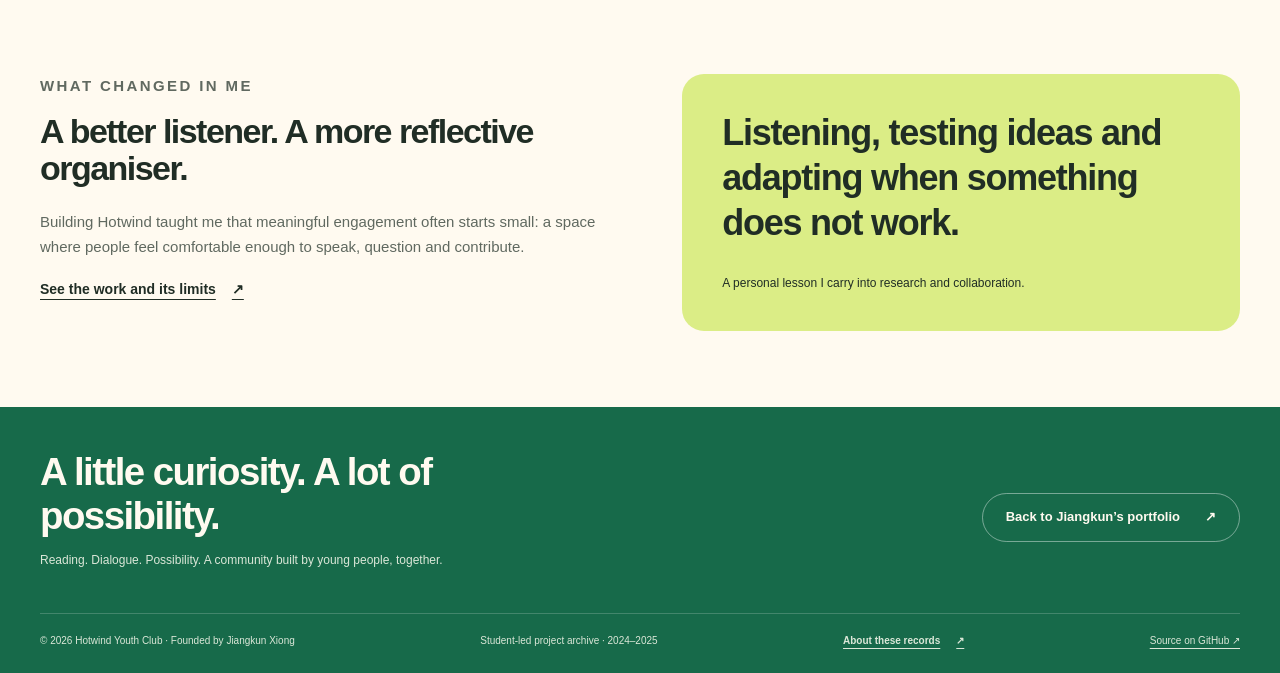
<file: role.html>
<!DOCTYPE html>
<html lang="en"><head><meta charset="utf-8"><meta name="viewport" content="width=device-width,initial-scale=1"><meta name="theme-color" content="#fffaf0"><meta name="description" content="Jiangkun Xiong’s contribution as founder and team lead of Hotwind."><meta http-equiv="Content-Security-Policy" content="default-src 'self'; script-src 'self'; style-src 'self' 'unsafe-inline'; img-src 'self'; connect-src 'none'; object-src 'none'; base-uri 'none'; form-action 'none'; upgrade-insecure-requests"><meta name="referrer" content="strict-origin-when-cross-origin"><meta property="og:title" content="My role | Hotwind"><meta property="og:description" content="Jiangkun Xiong’s contribution as founder and team lead of Hotwind."><meta property="og:type" content="website"><meta property="og:image" content="https://jiangkun-xiong.github.io/hotwind-youth-club/assets/images/team/team.webp"><meta property="og:url" content="https://jiangkun-xiong.github.io/hotwind-youth-club/role.html"><link rel="canonical" href="https://jiangkun-xiong.github.io/hotwind-youth-club/role.html"><link rel="icon" href="assets/images/favicon.svg" type="image/svg+xml"><title>My role | Hotwind Youth Club</title><link rel="stylesheet" href="assets/css/styles.css"><script defer src="assets/js/media-rules.js"></script><script defer src="assets/js/media.js"></script><script defer src="assets/js/main.js"></script></head>
<body class="" data-title-en="My role" data-title-zh="我的贡献"><a class="skip" href="#main"><span data-en="Skip to content" data-zh="跳至正文">Skip to content</span></a><header class="site-header"><div class="nav wrap"><a class="brand" href="index.html" aria-label="Hotwind home" data-aria-en="Hotwind home" data-aria-zh="热風首页"><img class="brand-symbol" src="assets/images/favicon.svg" width="41" height="41" alt=""><span><span class="brand-cn">热風</span><span class="brand-en">Youth Club</span></span></a><nav class="nav-links" id="navigation" aria-label="Main navigation" data-aria-en="Main navigation" data-aria-zh="主导航"><a href="index.html"><span data-en="Home" data-zh="首页">Home</span></a><a href="story.html"><span data-en="Our story" data-zh="成长故事">Our story</span></a><a href="initiatives.html"><span data-en="Initiatives" data-zh="活动案例">Initiatives</span></a><a href="role.html" aria-current="page"><span data-en="My role" data-zh="我的贡献">My role</span></a><a href="impact.html"><span data-en="Impact" data-zh="成果影响">Impact</span></a><a href="gallery.html"><span data-en="Archive" data-zh="影像档案">Archive</span></a></nav><div class="nav-controls"><a class="portfolio-link" href="https://jiangkun-xiong.github.io/index.html"><span data-en="Jiangkun’s portfolio ↗" data-zh="江坤的个人主页 ↗">Jiangkun’s portfolio ↗</span></a><button class="lang" id="language-toggle" type="button" aria-label="Switch to Chinese">中文</button><button class="menu" id="menu-toggle" type="button" aria-controls="navigation" aria-expanded="false" aria-label="Open menu">☰</button></div></div></header><main id="main"><section class="page-hero"><div class="wrap"><div class="breadcrumbs"><a href="index.html"><span data-en="Home" data-zh="首页">Home</span></a><span aria-hidden="true">/</span><span data-en="MY ROLE" data-zh="我的贡献">MY ROLE</span></div><div class="page-heading"><div><p data-en="MY ROLE" data-zh="我的贡献" class="eyebrow">MY ROLE</p><h1 data-en="I started it. We built it." data-zh="我发起，我们共同建设。">I started it. We built it.</h1><p data-en="My role was to help turn a small idea into a continuing community, while learning when to lead, listen and adapt." data-zh="我的工作是推动一个小想法成为持续运转的社群，也在其中学习何时带领、何时倾听、何时调整。">My role was to help turn a small idea into a continuing community, while learning when to lead, listen and adapt.</p></div><span class="page-mark" aria-hidden="true">✳</span></div></div></section><section class="section"><div class="wrap split"><figure><div class="round-photo"><img data-photo="team" src="assets/images/team/team.webp" width="1800" height="1293" alt="Nine Hotwind team members beside a green reading-club display." loading="lazy" ></div><figcaption class="caption" data-caption="team">Hotwind team photograph beside the reading-club display.</figcaption></figure><div class="copy"><p data-en="JIANGKUN XIONG · FOUNDER &amp; TEAM LEAD" data-zh="熊江坤 · 创始人兼团队负责人" class="eyebrow">JIANGKUN XIONG · FOUNDER &amp; TEAM LEAD</p><h2 data-en="Building something that people could take part in." data-zh="把一个想法，变成大家能够参与的事情。">Building something that people could take part in.</h2><p data-en="I founded Hotwind in January 2024 and led a nine-member core team. In my account of the project, our work included 30+ activities and around 20 weeks of shared reading across programme cycles." data-zh="我于2024年1月发起热風，带领9人核心团队。根据我的项目记录，我们累计组织30余场活动，共读各期累计约20周。">I founded Hotwind in January 2024 and led a nine-member core team. In my account of the project, our work included 30+ activities and around 20 weeks of shared reading across programme cycles.</p><p data-en="The programme, photographs and activities reflect the work of many contributors. The responsibilities below describe my contribution within that collective effort." data-zh="这些活动与照片，记录了多位成员的共同投入。下面介绍的是我在集体工作中承担的职责。">The programme, photographs and activities reflect the work of many contributors. The responsibilities below describe my contribution within that collective effort.</p></div></div></section><section class="section section-tint"><div class="wrap roles-grid"><article class="role-card"><span class="role-number">01 / <span data-en="MY CONTRIBUTION" data-zh="我的贡献">MY CONTRIBUTION</span></span><h2 data-en="Set the direction" data-zh="发起与定位">Set the direction</h2><p data-en="Founded Hotwind and helped its purpose evolve from a reading salon into a wider community for dialogue, learning and public engagement." data-zh="从零发起热風，推动定位从读书沙龙逐步拓展到对话、学习与公众参与。">Founded Hotwind and helped its purpose evolve from a reading salon into a wider community for dialogue, learning and public engagement.</p></article><article class="role-card"><span class="role-number">02 / <span data-en="MY CONTRIBUTION" data-zh="我的贡献">MY CONTRIBUTION</span></span><h2 data-en="Listen and adapt" data-zh="倾听与调整">Listen and adapt</h2><p data-en="Helped review early peer-support ideas and refocus the programme on reading, discussion and public engagement." data-zh="参与反思早期朋辈支持构想，推动项目聚焦阅读、讨论与公众参与。">Helped review early peer-support ideas and refocus the programme on reading, discussion and public engagement.</p></article><article class="role-card"><span class="role-number">03 / <span data-en="MY CONTRIBUTION" data-zh="我的贡献">MY CONTRIBUTION</span></span><h2 data-en="Bring the team together" data-zh="团队与协作">Bring the team together</h2><p data-en="Led a nine-member core team and helped coordinate responsibilities, activities and external contacts." data-zh="带领9人核心团队，参与协调分工、活动与外部联系。">Led a nine-member core team and helped coordinate responsibilities, activities and external contacts.</p></article><article class="role-card"><span class="role-number">04 / <span data-en="MY CONTRIBUTION" data-zh="我的贡献">MY CONTRIBUTION</span></span><h2 data-en="Turn ideas into experiences" data-zh="策划与执行">Turn ideas into experiences</h2><p data-en="Helped plan reading activities, health-communication events and public discussions with the team." data-zh="与团队共同参与策划阅读活动、健康传播活动与公共讨论。">Helped plan reading activities, health-communication events and public discussions with the team.</p></article></div></section><section class="section"><div class="wrap split"><div class="copy"><p data-en="WHAT CHANGED IN ME" data-zh="这段经历如何改变我" class="eyebrow">WHAT CHANGED IN ME</p><h2 data-en="A better listener. A more reflective organiser." data-zh="更认真地倾听，更审慎地组织。">A better listener. A more reflective organiser.</h2><p data-en="Building Hotwind taught me that meaningful engagement often starts small: a space where people feel comfortable enough to speak, question and contribute." data-zh="搭建热風让我认识到，有意义的参与往往从小处开始：一个让大家愿意开口、发问、贡献想法的空间。">Building Hotwind taught me that meaningful engagement often starts small: a space where people feel comfortable enough to speak, question and contribute.</p><a class="text-link" href="impact.html"><span data-en="See the work and its limits" data-zh="了解成果与反思">See the work and its limits</span><span aria-hidden="true">↗</span></a></div><div class="quote-panel"><p data-en="Listening, testing ideas and adapting when something does not work." data-zh="倾听，试验，并在事情不如预期时调整。" class="reflection-statement">Listening, testing ideas and adapting when something does not work.</p><span class="reflection-attribution"><span data-en="A personal lesson I carry into research and collaboration." data-zh="我也把这份个人体会带入科研与合作。">A personal lesson I carry into research and collaboration.</span></span></div></div></section></main><footer class="site-footer"><div class="wrap"><div class="footer-top"><div><p data-en="A little curiosity. A lot of possibility." data-zh="从一点好奇，走向更多可能。" class="footer-headline">A little curiosity. A lot of possibility.</p><p data-en="Reading. Dialogue. Possibility. A community built by young people, together." data-zh="阅读、对话与更多可能。一个由青年一起建设的社群。" class="footer-description">Reading. Dialogue. Possibility. A community built by young people, together.</p></div><a class="btn btn-quiet" href="https://jiangkun-xiong.github.io/index.html"><span data-en="Back to Jiangkun’s portfolio" data-zh="返回江坤的个人主页">Back to Jiangkun’s portfolio</span><span aria-hidden="true">↗</span></a></div><div class="footer-bottom"><span>© 2026 Hotwind Youth Club · <span data-en="Founded by Jiangkun Xiong" data-zh="创始人：熊江坤">Founded by Jiangkun Xiong</span></span><span><span data-en="Student-led project archive · 2024–2025" data-zh="学生发起项目档案 · 2024–2025">Student-led project archive · 2024–2025</span></span><a class="text-link" href="record-notes.html"><span data-en="About these records" data-zh="关于这些记录">About these records</span><span aria-hidden="true">↗</span></a><a href="https://github.com/Jiangkun-Xiong/hotwind-youth-club" target="_blank" rel="noopener noreferrer"><span data-en="Source on GitHub ↗" data-zh="GitHub 源代码 ↗">Source on GitHub ↗</span></a></div></div></footer><dialog class="lightbox" id="lightbox" aria-labelledby="lightbox-label"><div class="lightbox-top"><span id="lightbox-label"><span data-en="The Hotwind archive" data-zh="热風影像档案">The Hotwind archive</span></span><div class="actions"><button class="lang" type="button" id="photo-prev" aria-label="Previous image">←</button><button class="lang" type="button" id="photo-next" aria-label="Next image">→</button><button class="lightbox-close" type="button" id="photo-close" aria-label="Close image">×</button></div></div><img id="lightbox-image" class="lightbox-image" alt=""><p id="lightbox-caption" class="lightbox-caption"></p></dialog></body></html>
</file>
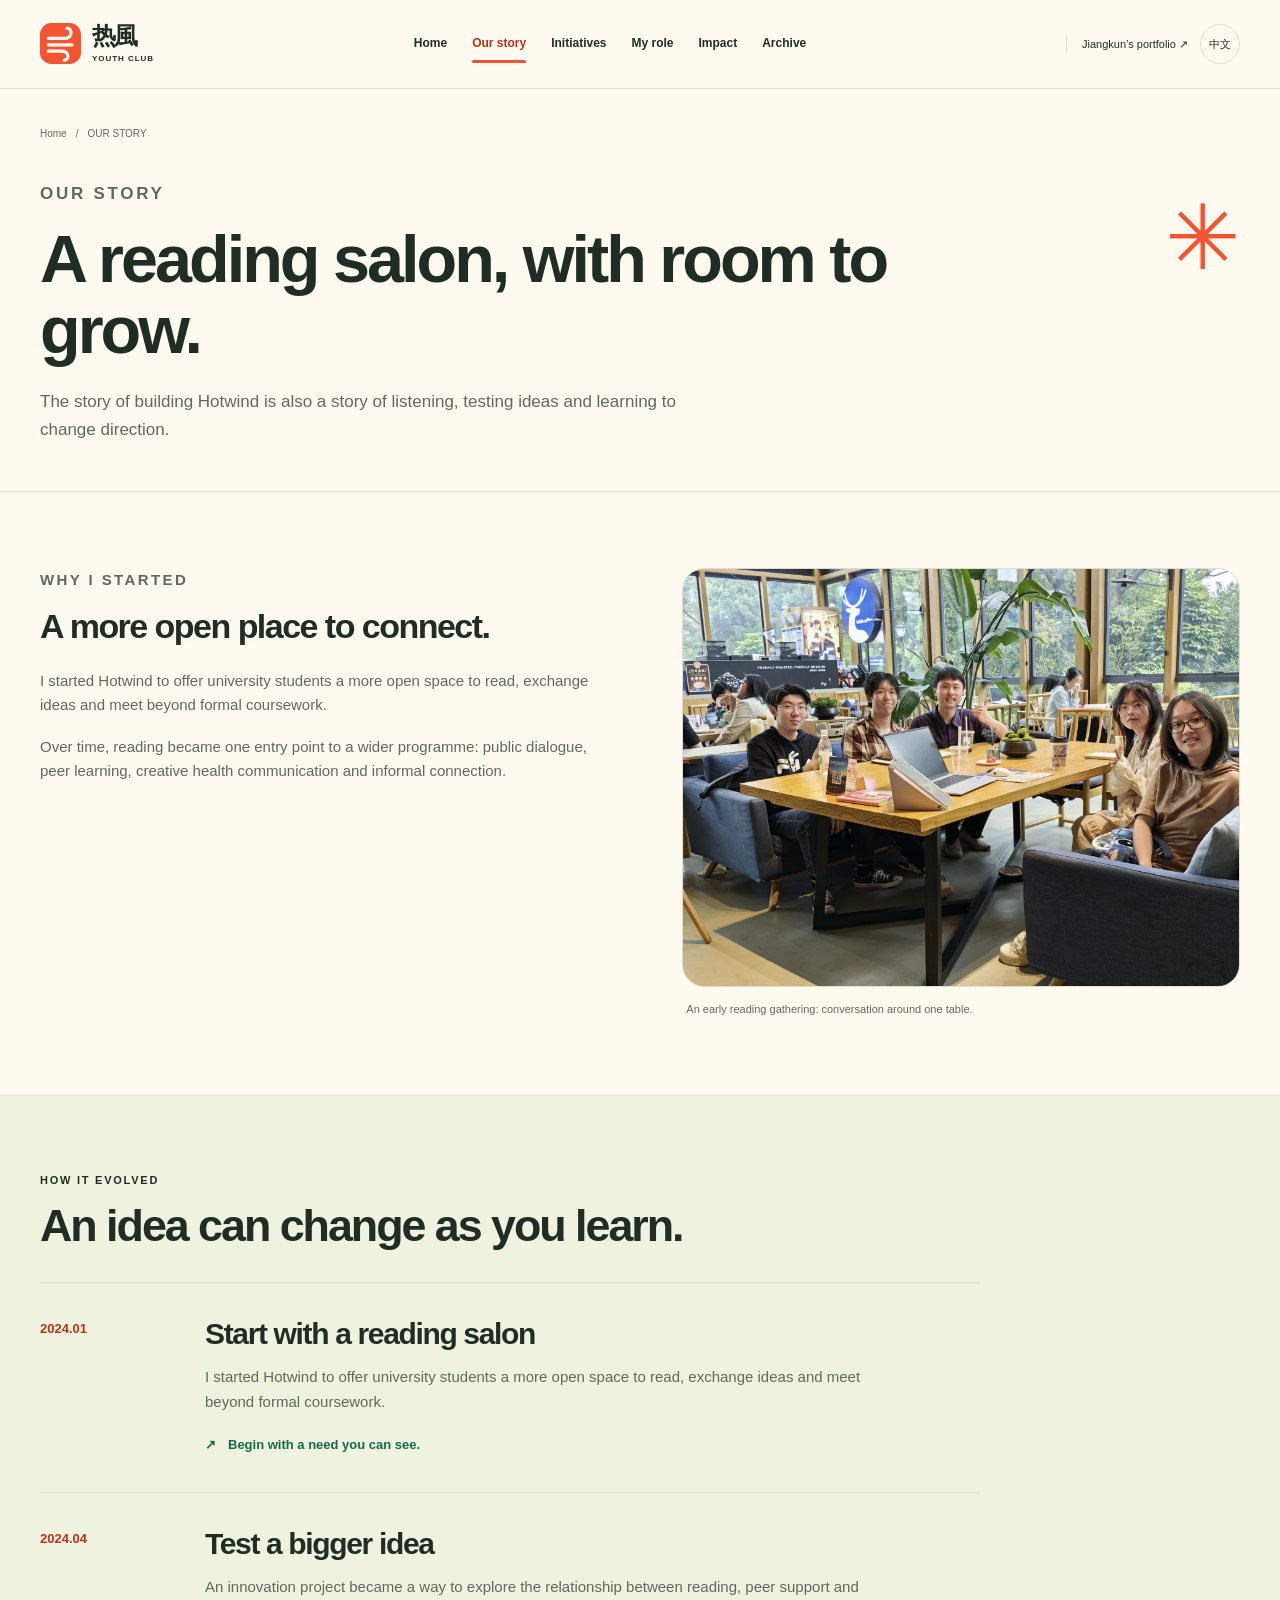
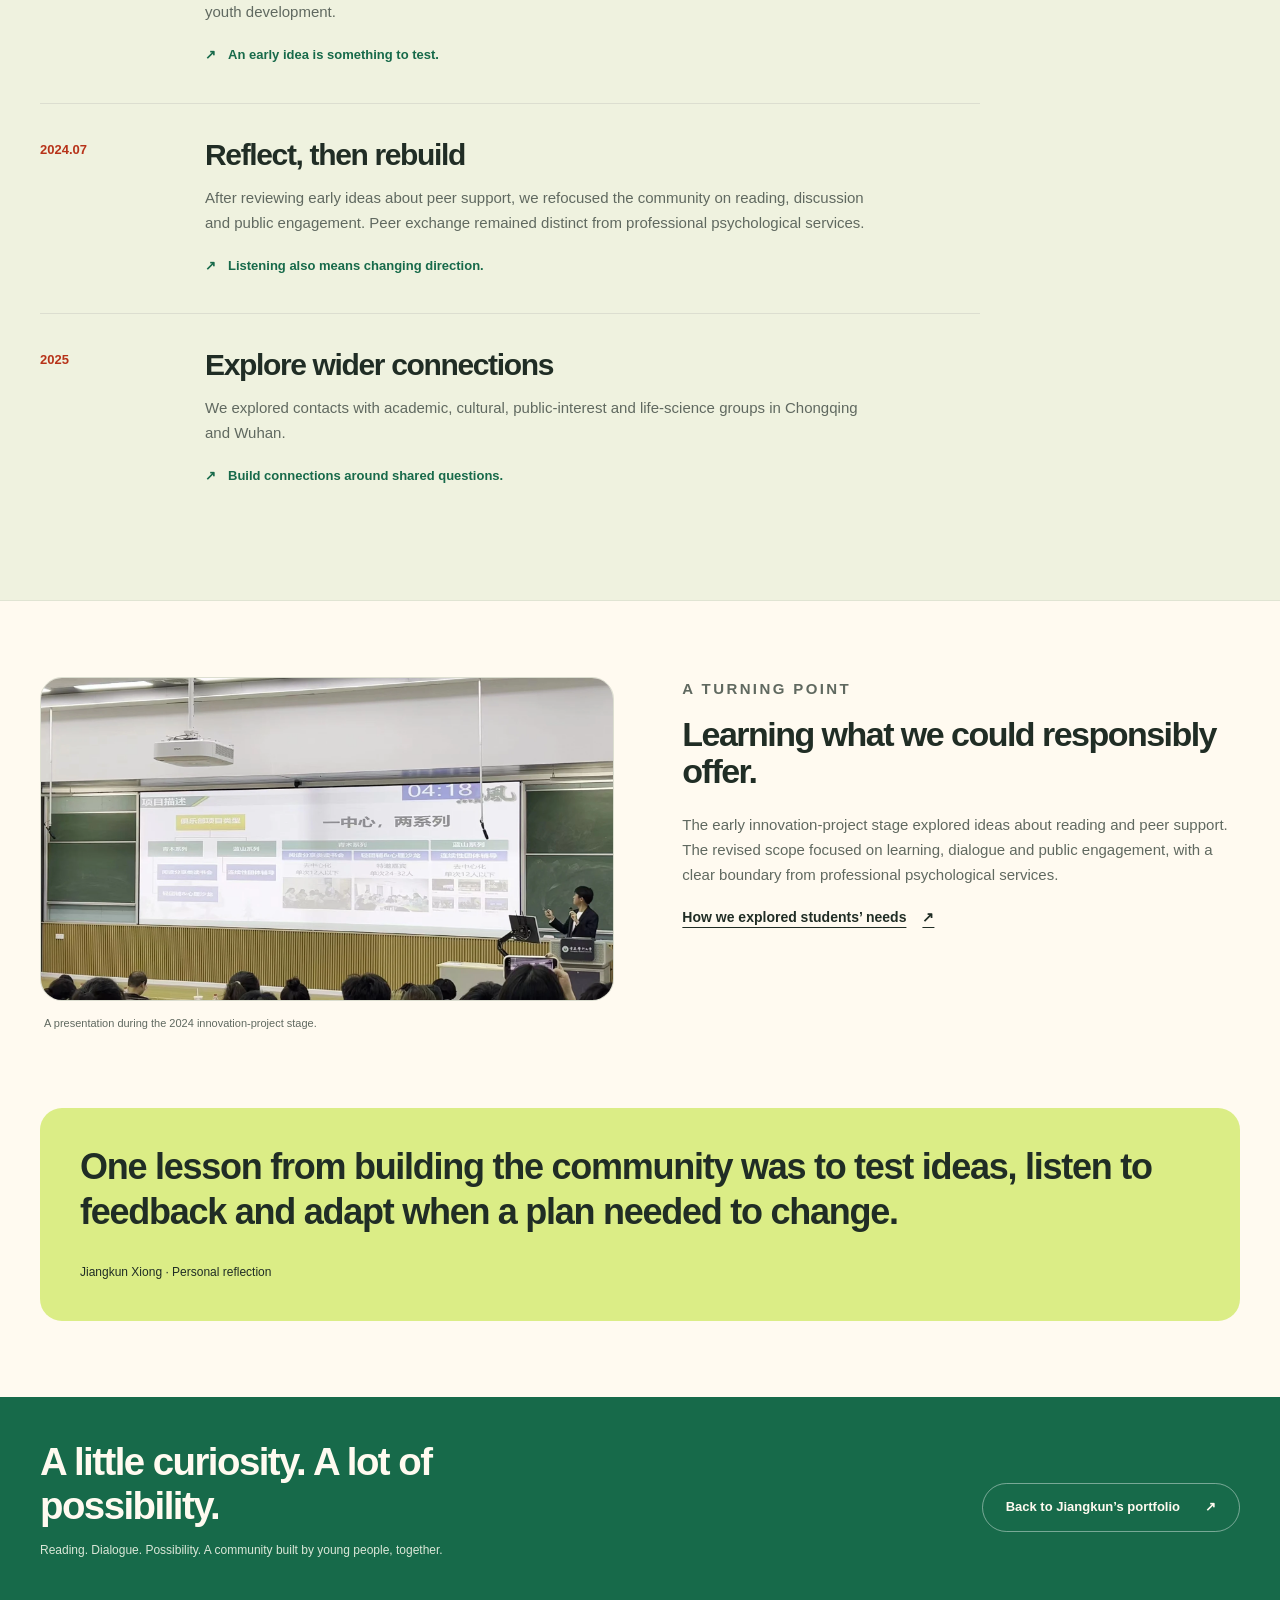
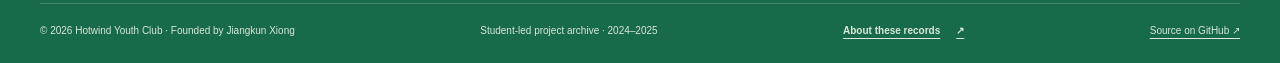
<file: story.html>
<!DOCTYPE html>
<html lang="en"><head><meta charset="utf-8"><meta name="viewport" content="width=device-width,initial-scale=1"><meta name="theme-color" content="#fffaf0"><meta name="description" content="How Hotwind grew from a reading salon into a youth community."><meta http-equiv="Content-Security-Policy" content="default-src 'self'; script-src 'self'; style-src 'self' 'unsafe-inline'; img-src 'self'; connect-src 'none'; object-src 'none'; base-uri 'none'; form-action 'none'; upgrade-insecure-requests"><meta name="referrer" content="strict-origin-when-cross-origin"><meta property="og:title" content="Our story | Hotwind"><meta property="og:description" content="How Hotwind grew from a reading salon into a youth community."><meta property="og:type" content="website"><meta property="og:image" content="https://jiangkun-xiong.github.io/hotwind-youth-club/assets/images/team/team.webp"><meta property="og:url" content="https://jiangkun-xiong.github.io/hotwind-youth-club/story.html"><link rel="canonical" href="https://jiangkun-xiong.github.io/hotwind-youth-club/story.html"><link rel="icon" href="assets/images/favicon.svg" type="image/svg+xml"><title>Our story | Hotwind Youth Club</title><link rel="stylesheet" href="assets/css/styles.css"><script defer src="assets/js/media-rules.js"></script><script defer src="assets/js/media.js"></script><script defer src="assets/js/main.js"></script></head>
<body class="" data-title-en="Our story" data-title-zh="成长故事"><a class="skip" href="#main"><span data-en="Skip to content" data-zh="跳至正文">Skip to content</span></a><header class="site-header"><div class="nav wrap"><a class="brand" href="index.html" aria-label="Hotwind home" data-aria-en="Hotwind home" data-aria-zh="热風首页"><img class="brand-symbol" src="assets/images/favicon.svg" width="41" height="41" alt=""><span><span class="brand-cn">热風</span><span class="brand-en">Youth Club</span></span></a><nav class="nav-links" id="navigation" aria-label="Main navigation" data-aria-en="Main navigation" data-aria-zh="主导航"><a href="index.html"><span data-en="Home" data-zh="首页">Home</span></a><a href="story.html" aria-current="page"><span data-en="Our story" data-zh="成长故事">Our story</span></a><a href="initiatives.html"><span data-en="Initiatives" data-zh="活动案例">Initiatives</span></a><a href="role.html"><span data-en="My role" data-zh="我的贡献">My role</span></a><a href="impact.html"><span data-en="Impact" data-zh="成果影响">Impact</span></a><a href="gallery.html"><span data-en="Archive" data-zh="影像档案">Archive</span></a></nav><div class="nav-controls"><a class="portfolio-link" href="https://jiangkun-xiong.github.io/index.html"><span data-en="Jiangkun’s portfolio ↗" data-zh="江坤的个人主页 ↗">Jiangkun’s portfolio ↗</span></a><button class="lang" id="language-toggle" type="button" aria-label="Switch to Chinese">中文</button><button class="menu" id="menu-toggle" type="button" aria-controls="navigation" aria-expanded="false" aria-label="Open menu">☰</button></div></div></header><main id="main"><section class="page-hero"><div class="wrap"><div class="breadcrumbs"><a href="index.html"><span data-en="Home" data-zh="首页">Home</span></a><span aria-hidden="true">/</span><span data-en="OUR STORY" data-zh="成长故事">OUR STORY</span></div><div class="page-heading"><div><p data-en="OUR STORY" data-zh="成长故事" class="eyebrow">OUR STORY</p><h1 data-en="A reading salon, with room to grow." data-zh="从读书沙龙开始，向更广处生长。">A reading salon, with room to grow.</h1><p data-en="The story of building Hotwind is also a story of listening, testing ideas and learning to change direction." data-zh="搭建热風的过程，也是不断倾听、尝试、学习调整方向的过程。">The story of building Hotwind is also a story of listening, testing ideas and learning to change direction.</p></div><span class="page-mark" aria-hidden="true">✳</span></div></div></section><section class="section"><div class="wrap split"><div class="copy"><p data-en="WHY I STARTED" data-zh="为什么发起" class="eyebrow">WHY I STARTED</p><h2 data-en="A more open place to connect." data-zh="一个更开放、真诚的连接空间。">A more open place to connect.</h2><p data-en="I started Hotwind to offer university students a more open space to read, exchange ideas and meet beyond formal coursework." data-zh="我发起热風，希望为大学生提供一个更开放的空间，在课程之外阅读、交流与相遇。">I started Hotwind to offer university students a more open space to read, exchange ideas and meet beyond formal coursework.</p><p data-en="Over time, reading became one entry point to a wider programme: public dialogue, peer learning, creative health communication and informal connection." data-zh="后来，阅读成为更广泛活动的入口：公共对话、朋辈学习、创意健康科普，以及轻松自然的相聚。">Over time, reading became one entry point to a wider programme: public dialogue, peer learning, creative health communication and informal connection.</p></div><figure><div class="round-photo"><img data-photo="m30" src="assets/images/reading/early-group.webp" width="1800" height="1350" alt="An early reading gathering: conversation around one table." loading="lazy" ></div><figcaption class="caption" data-caption="m30">An early reading gathering: conversation around one table.</figcaption></figure></div></section><section class="section section-tint"><div class="wrap"><div class="section-head"><div><p data-en="HOW IT EVOLVED" data-zh="如何一步步发展" class="eyebrow">HOW IT EVOLVED</p><h2 data-en="An idea can change as you learn." data-zh="学习发生，想法也随之改变。">An idea can change as you learn.</h2></div></div><div class="timeline"><article class="timeline-row"><time>2024.01</time><div><h2 data-en="Start with a reading salon" data-zh="从一场读书沙龙开始">Start with a reading salon</h2><p data-en="I started Hotwind to offer university students a more open space to read, exchange ideas and meet beyond formal coursework." data-zh="我发起热風，希望为大学生提供一个更开放的空间，在课程之外阅读、交流与相遇。">I started Hotwind to offer university students a more open space to read, exchange ideas and meet beyond formal coursework.</p><span class="lesson"><span aria-hidden="true">↗</span><span data-en="Begin with a need you can see." data-zh="从身边真实的需求出发。">Begin with a need you can see.</span></span></div></article><article class="timeline-row"><time>2024.04</time><div><h2 data-en="Test a bigger idea" data-zh="试验更大的可能">Test a bigger idea</h2><p data-en="An innovation project became a way to explore the relationship between reading, peer support and youth development." data-zh="通过创新项目，我们开始探索阅读、朋辈支持与青年成长之间的联系。">An innovation project became a way to explore the relationship between reading, peer support and youth development.</p><span class="lesson"><span aria-hidden="true">↗</span><span data-en="An early idea is something to test." data-zh="最初的想法，需要在实践中检验。">An early idea is something to test.</span></span></div></article><article class="timeline-row"><time>2024.07</time><div><h2 data-en="Reflect, then rebuild" data-zh="反思边界，重新搭建">Reflect, then rebuild</h2><p data-en="After reviewing early ideas about peer support, we refocused the community on reading, discussion and public engagement. Peer exchange remained distinct from professional psychological services." data-zh="回顾早期关于朋辈支持的构想后，我们把社群重新聚焦于阅读、讨论与公众参与，并明确朋辈交流与专业心理服务的边界。">After reviewing early ideas about peer support, we refocused the community on reading, discussion and public engagement. Peer exchange remained distinct from professional psychological services.</p><span class="lesson"><span aria-hidden="true">↗</span><span data-en="Listening also means changing direction." data-zh="倾听，也意味着愿意调整方向。">Listening also means changing direction.</span></span></div></article><article class="timeline-row"><time>2025</time><div><h2 data-en="Explore wider connections" data-zh="探索更广泛的连接">Explore wider connections</h2><p data-en="We explored contacts with academic, cultural, public-interest and life-science groups in Chongqing and Wuhan." data-zh="我们尝试与重庆、武汉的学术、文化、公益和生命科学社群建立联系。">We explored contacts with academic, cultural, public-interest and life-science groups in Chongqing and Wuhan.</p><span class="lesson"><span aria-hidden="true">↗</span><span data-en="Build connections around shared questions." data-zh="让共同关心的问题，成为连接的起点。">Build connections around shared questions.</span></span></div></article></div></div></section><section class="section"><div class="wrap split"><figure><div class="round-photo"><img data-photo="m32" src="assets/images/story/innovation-presentation.webp" width="1800" height="1013" alt="A presentation during the 2024 innovation-project stage." loading="lazy" ></div><figcaption class="caption" data-caption="m32">A presentation during the 2024 innovation-project stage.</figcaption></figure><div class="copy"><p data-en="A TURNING POINT" data-zh="一次转折" class="eyebrow">A TURNING POINT</p><h2 data-en="Learning what we could responsibly offer." data-zh="理解我们能够承担的事情。">Learning what we could responsibly offer.</h2><p data-en="The early innovation-project stage explored ideas about reading and peer support. The revised scope focused on learning, dialogue and public engagement, with a clear boundary from professional psychological services." data-zh="早期创新项目探索了阅读与朋辈支持的构想。调整后的范围聚焦学习、对话与公众参与，并明确与专业心理服务的边界。">The early innovation-project stage explored ideas about reading and peer support. The revised scope focused on learning, dialogue and public engagement, with a clear boundary from professional psychological services.</p><a class="text-link" href="project-listening.html"><span data-en="How we explored students’ needs" data-zh="了解青年需求探索">How we explored students’ needs</span><span aria-hidden="true">↗</span></a></div></div></section><section class="section compact"><div class="wrap quote-panel"><p data-en="One lesson from building the community was to test ideas, listen to feedback and adapt when a plan needed to change." data-zh="建设社群的一点体会，是尝试想法、听取反馈，并在计划需要改变时作出调整。" class="reflection-statement">One lesson from building the community was to test ideas, listen to feedback and adapt when a plan needed to change.</p><span class="reflection-attribution"><span data-en="Jiangkun Xiong · Personal reflection" data-zh="熊江坤 · 个人反思">Jiangkun Xiong · Personal reflection</span></span></div></section></main><footer class="site-footer"><div class="wrap"><div class="footer-top"><div><p data-en="A little curiosity. A lot of possibility." data-zh="从一点好奇，走向更多可能。" class="footer-headline">A little curiosity. A lot of possibility.</p><p data-en="Reading. Dialogue. Possibility. A community built by young people, together." data-zh="阅读、对话与更多可能。一个由青年一起建设的社群。" class="footer-description">Reading. Dialogue. Possibility. A community built by young people, together.</p></div><a class="btn btn-quiet" href="https://jiangkun-xiong.github.io/index.html"><span data-en="Back to Jiangkun’s portfolio" data-zh="返回江坤的个人主页">Back to Jiangkun’s portfolio</span><span aria-hidden="true">↗</span></a></div><div class="footer-bottom"><span>© 2026 Hotwind Youth Club · <span data-en="Founded by Jiangkun Xiong" data-zh="创始人：熊江坤">Founded by Jiangkun Xiong</span></span><span><span data-en="Student-led project archive · 2024–2025" data-zh="学生发起项目档案 · 2024–2025">Student-led project archive · 2024–2025</span></span><a class="text-link" href="record-notes.html"><span data-en="About these records" data-zh="关于这些记录">About these records</span><span aria-hidden="true">↗</span></a><a href="https://github.com/Jiangkun-Xiong/hotwind-youth-club" target="_blank" rel="noopener noreferrer"><span data-en="Source on GitHub ↗" data-zh="GitHub 源代码 ↗">Source on GitHub ↗</span></a></div></div></footer><dialog class="lightbox" id="lightbox" aria-labelledby="lightbox-label"><div class="lightbox-top"><span id="lightbox-label"><span data-en="The Hotwind archive" data-zh="热風影像档案">The Hotwind archive</span></span><div class="actions"><button class="lang" type="button" id="photo-prev" aria-label="Previous image">←</button><button class="lang" type="button" id="photo-next" aria-label="Next image">→</button><button class="lightbox-close" type="button" id="photo-close" aria-label="Close image">×</button></div></div><img id="lightbox-image" class="lightbox-image" alt=""><p id="lightbox-caption" class="lightbox-caption"></p></dialog></body></html>
</file>
<file: assets/css/styles.css>
/* 修改配色、页宽、圆角和间距，先从这里开始。 */
:root{--paper:#fffaf0;--white:#fffef9;--ink:#202d25;--muted:#606960;--orange:#f45432;--orange-dark:#b73319;--green:#176a4a;--lime:#dbed86;--pink:#f5c8de;--purple:#dcd6f8;--yellow:#ffda64;--line:#dcded0;--max:1220px;--radius:22px;--section:76px;--sans:'Trebuchet MS','Helvetica Neue',Arial,'PingFang SC','Microsoft YaHei',sans-serif;--display:'Arial Black','Helvetica Neue',Arial,'PingFang SC',sans-serif}
*{box-sizing:border-box}html{scroll-behavior:smooth;scroll-padding-top:105px}body{margin:0;background:var(--paper);color:var(--ink);font:16px/1.65 var(--sans);-webkit-font-smoothing:antialiased}a{color:inherit;text-decoration:none}button,input{font:inherit;color:inherit}button{cursor:pointer}button,a{-webkit-tap-highlight-color:transparent}button{border:0}a:focus-visible,button:focus-visible,input:focus-visible,summary:focus-visible{outline:3px solid var(--green);outline-offset:5px}img,svg{display:block;max-width:100%}img{height:auto}figure{margin:0}p{margin:0 0 1.1em}h1,h2,h3{line-height:1.07;letter-spacing:-.045em;margin:0}h1,h2{font-weight:800}h3{letter-spacing:-.025em}::selection{background:var(--lime)}[hidden]{display:none!important}.wrap{width:min(var(--max),calc(100% - 80px));margin-inline:auto}.skip{position:fixed;left:20px;top:-100px;background:var(--green);color:white;padding:12px 20px;z-index:100}.skip:focus{top:8px}.eyebrow{font-size:11px;font-weight:800;letter-spacing:.16em;text-transform:uppercase;line-height:1.55}.muted{color:var(--muted)}.text-link{display:inline-flex;align-items:center;gap:16px;font-size:14px;font-weight:700;text-decoration:underline;text-decoration-thickness:1px;text-underline-offset:5px}.text-link:hover{color:var(--orange-dark)}.btn{display:inline-flex;align-items:center;justify-content:center;gap:25px;min-height:49px;padding:12px 23px;border:1px solid var(--ink);border-radius:99px;font-size:13px;font-weight:700;transition:background .18s,transform .18s}.btn:hover{transform:translateY(-2px)}.btn-primary{background:var(--green);border-color:var(--green);color:white}.btn-primary:hover{background:#105338}.btn-orange{background:var(--orange);border-color:var(--orange);color:#fff}.btn-quiet{background:transparent}.btn-quiet:hover{background:#fff}.actions{display:flex;align-items:center;gap:12px;flex-wrap:wrap}.chip{font-size:10px;font-weight:700;text-transform:uppercase;letter-spacing:.07em;display:inline-block;padding:5px 10px;border:1px solid currentColor;border-radius:30px;line-height:1.5}.chips{display:flex;flex-wrap:wrap;gap:7px}.site-header{position:sticky;top:0;z-index:30;background:#fffaf0f2;backdrop-filter:blur(14px);border-bottom:1px solid var(--line)}.nav{height:88px;display:flex;align-items:center;justify-content:space-between;gap:28px}.brand{display:flex;align-items:center;gap:11px;flex-shrink:0}.brand-symbol{height:41px;width:41px}.brand-cn{font-size:24px;font-weight:900;letter-spacing:-.07em;line-height:1.1}.brand-en{display:block;font-size:8px;line-height:1.5;letter-spacing:.12em;text-transform:uppercase;font-weight:800}.nav-links{display:flex;align-items:center;gap:25px}.nav-links a{font-size:12px;font-weight:700;position:relative}.nav-links a:hover,.nav-links a[aria-current]{color:var(--orange-dark)}.nav-links a[aria-current]:after{content:'';position:absolute;bottom:-9px;left:0;right:0;height:3px;background:var(--orange);border-radius:3px}.nav-controls{display:flex;gap:12px;align-items:center}.lang{background:transparent;border:1px solid var(--line);border-radius:50%;width:40px;height:40px;font-size:11px}.menu{display:none;background:transparent;width:38px;height:38px;font-size:22px}.portfolio-link{font-size:11px;white-space:nowrap;border-left:1px solid var(--line);padding-left:15px}.hero{padding:65px 0 45px;position:relative;overflow:hidden}.hero-grid{display:grid;grid-template-columns:1.02fr 1fr;gap:30px;align-items:center;min-height:515px}.hero-copy{padding-bottom:20px;position:relative;z-index:2}.hero .eyebrow{display:flex;align-items:center;gap:9px;color:var(--green)}.dot{display:inline-block;width:7px;height:7px;background:var(--orange);border-radius:100%}.hero h1{font:900 clamp(58px,6.2vw,88px)/.99 var(--display);letter-spacing:-.065em;margin:26px 0}.hero h1 .accent{color:var(--green);position:relative;display:inline-block}.hero h1 .accent:after{content:'';position:absolute;bottom:-7px;left:1%;width:96%;height:10px;border-top:5px solid var(--orange);border-radius:50%;transform:rotate(-3deg)}.hero-deck{max-width:450px;font-size:16px;color:var(--muted);margin:28px 0}.hero-footnote{font-size:10px;color:var(--muted);margin-top:24px;letter-spacing:.03em}.hero-visual{position:relative;padding:23px 3px 30px 16px;isolation:isolate}.hero-visual:before{content:'';position:absolute;z-index:-1;right:-30px;top:22px;width:88%;height:88%;background:var(--yellow);border-radius:45% 40% 30% 30%;transform:rotate(8deg)}.photo-print{padding:10px 10px 12px;background:white;box-shadow:0 9px 30px #2c331d12;transform:rotate(-3deg);border:1px solid #e2e2d6;border-radius:7px}.photo-print img{width:100%;aspect-ratio:1.4;object-fit:cover;object-position:center 43%;border-radius:2px}.photo-print figcaption{font-size:10px;padding:13px 4px 0;line-height:1.6;color:var(--muted)}.hero-sticker{position:absolute;bottom:0;right:2%;height:100px;width:100px;border-radius:50%;background:var(--orange);color:white;display:flex;flex-direction:column;align-items:center;justify-content:center;font-size:10px;line-height:1.45;font-weight:800;letter-spacing:.03em;transform:rotate(11deg);text-align:center;border:5px solid var(--paper)}.hero-sticker strong{font-size:30px;line-height:1.1}.spark{position:absolute;right:-7px;top:-5px;font-size:65px;color:var(--orange);transform:rotate(12deg);line-height:1}.ticker{border-top:1px solid var(--line);border-bottom:1px solid var(--line);padding:13px 0}.ticker-inner{display:flex;justify-content:space-between;gap:20px;font-size:11px;font-weight:700;text-transform:uppercase;letter-spacing:.12em;color:var(--green)}.ticker b{color:var(--orange);font-size:19px;line-height:1}.section{padding:var(--section) 0}.section-head{display:flex;justify-content:space-between;align-items:end;gap:40px;margin-bottom:32px}.section-head h2{font-size:clamp(32px,3.5vw,47px);max-width:730px;margin-top:13px}.section-head>p{max-width:360px;font-size:14px;color:var(--muted);margin:0}.section-head .text-link{flex-shrink:0;margin-bottom:4px}.metrics{display:grid;grid-template-columns:repeat(3,1fr);gap:0}.metric{padding:10px 35px 12px 0}.metric+.metric{border-left:1px solid var(--line);padding-left:35px}.metric-value{display:block;font:800 66px/1 var(--display);letter-spacing:-.07em;color:var(--green);margin-bottom:13px}.metric-label{font-size:14px;font-weight:700;display:block}.metric-note{display:block;color:var(--muted);font-size:12px;margin-top:6px;max-width:270px}.section-tint{background:#eff2df;border-block:1px solid #e0e4d3}.project-grid{display:grid;grid-template-columns:repeat(3,minmax(0,1fr));gap:23px}.project-grid.four{grid-template-columns:repeat(2,minmax(0,1fr))}.project-card{display:flex;flex-direction:column;border:1px solid var(--line);border-radius:var(--radius);overflow:hidden;background:var(--white);transition:transform .2s,box-shadow .2s;min-width:0}.project-card:hover{transform:translateY(-4px);box-shadow:0 12px 30px #2b3b2710}.project-card .card-copy{padding:25px;display:flex;flex-direction:column;flex:1}.card-copy .eyebrow{font-size:9px;color:var(--muted)}.card-copy h3{font-size:25px;line-height:1.14;margin:13px 0}.card-copy p{font-size:13px;color:var(--muted);margin-bottom:25px}.card-bottom{display:flex;justify-content:space-between;align-items:center;font-size:12px;font-weight:700;margin-top:auto}.circle-arrow{height:32px;width:32px;border:1px solid var(--ink);border-radius:50%;display:grid;place-items:center;font-size:17px}.project-art{height:217px;position:relative;overflow:hidden;display:flex;align-items:center;justify-content:center;isolation:isolate}.theme-green{--theme:#dbea9c;--theme-ink:#175b41}.theme-orange{--theme:#ffb87e;--theme-ink:#672b16}.theme-pink{--theme:#f5c7db;--theme-ink:#73324e}.theme-purple{--theme:#dcd5f5;--theme-ink:#4e3b7a}.project-art{background:var(--theme);color:var(--theme-ink)}.art-index{position:absolute;top:15px;left:19px;font-size:10px;font-weight:700;letter-spacing:.1em}.art-word{font:900 36px/1.02 var(--display);letter-spacing:-.06em;text-align:center;transform:rotate(-6deg);z-index:1}.art-word small{font:700 11px/1.7 var(--sans);letter-spacing:.01em;display:block;margin-top:9px}.art-ring{position:absolute;width:210px;height:210px;border:1px solid currentColor;border-radius:50%;opacity:.2;transform:rotate(-15deg) scaleX(1.2)}.art-tb:after{content:'?';position:absolute;right:9%;bottom:-15px;font:900 170px/1 var(--display);opacity:.1}.art-reading:before{content:'';width:120px;height:150px;background:#ffffff78;border:2px solid currentColor;position:absolute;transform:rotate(13deg);border-radius:3px 13px 13px 3px}.art-womens .art-word{font-size:32px}.art-peer .art-word{font-size:48px}.art-photo{width:100%;height:100%;object-fit:cover}.statement{display:grid;grid-template-columns:1fr 1fr;gap:80px;align-items:center}.statement h2{font-size:clamp(34px,4vw,52px);line-height:1.1;margin-top:17px}.statement p{font-size:15px;color:var(--muted)}.statement .btn{margin-top:13px}.mini-timeline{padding:28px;border:1px solid var(--line);border-radius:var(--radius);background:var(--white)}.mini-event{display:grid;grid-template-columns:60px 1fr;gap:20px;padding:18px 0;border-bottom:1px solid var(--line)}.mini-event:last-child{border:0}.mini-event time{color:var(--orange-dark);font-size:11px;font-weight:700;line-height:1.6}.mini-event span{font-size:14px;font-weight:700;line-height:1.5}.page-hero{padding:37px 0 47px;border-bottom:1px solid var(--line)}.breadcrumbs{display:flex;align-items:center;gap:9px;font-size:10px;color:var(--muted);margin-bottom:38px}.breadcrumbs a:hover{text-decoration:underline}.page-heading{display:flex;justify-content:space-between;align-items:start;gap:40px}.page-heading h1{font-size:clamp(43px,5.2vw,70px);margin:17px 0 22px;max-width:890px}.page-heading p{max-width:680px;font-size:17px;color:var(--muted);margin:0}.page-mark{flex-shrink:0;font-size:90px;line-height:1;color:var(--orange);margin-top:12px}.split{display:grid;grid-template-columns:1.03fr 1fr;gap:68px;align-items:start}.copy h2{font-size:34px;margin:13px 0 24px}.copy h3{font-size:22px;margin:28px 0 16px}.copy p{color:var(--muted);font-size:15px;max-width:670px}.round-photo{border-radius:var(--radius);overflow:hidden;border:1px solid var(--line)}.round-photo img{width:100%;object-fit:cover}.caption{font-size:11px;line-height:1.7;color:var(--muted);padding:13px 4px 0;max-width:720px}.timeline{max-width:940px}.timeline-row{display:grid;grid-template-columns:120px 1fr;gap:45px;padding:35px 0;border-top:1px solid var(--line)}.timeline-row time{font-size:13px;font-weight:800;color:var(--orange-dark)}.timeline-row h2{font-size:30px;margin:0 0 15px}.timeline-row p{color:var(--muted);font-size:15px;max-width:670px}.lesson{font-weight:700;font-size:13px;color:var(--green);display:inline-flex;gap:12px}.quote-panel{padding:36px 40px;background:var(--lime);border-radius:var(--radius)}.quote-panel blockquote{font-weight:700;font-size:clamp(24px,3vw,36px);line-height:1.25;letter-spacing:-.035em;margin:0 0 24px}.quote-panel cite{font-size:12px;font-style:normal}.filter-bar{display:flex;align-items:center;gap:9px;flex-wrap:wrap;margin-bottom:28px}.filter{border:1px solid var(--line);border-radius:40px;padding:9px 16px;font-size:12px;background:transparent;line-height:1.4}.filter[aria-pressed=true]{background:var(--green);border-color:var(--green);color:#fff}.result-count{font-size:11px;color:var(--muted);margin:18px 0 0}.case-hero{background:var(--theme);padding:36px 0 48px;overflow:hidden}.case-hero .breadcrumbs{color:var(--theme-ink)}.case-grid{display:grid;grid-template-columns:1.4fr .7fr;gap:65px;align-items:center}.case-hero h1{font-size:clamp(43px,5.2vw,69px);max-width:850px;margin:21px 0 24px;color:var(--theme-ink)}.case-hero p{font-size:16px;max-width:650px;color:var(--theme-ink)}.case-hero .project-art{height:290px;max-width:340px;width:100%;border:1px solid #0002;border-radius:50%;justify-self:end;transform:rotate(7deg)}.case-hero .art-word{font-size:45px}.case-hero .art-word small{font-size:12px}.case-hero .art-index{display:none}.case-intro{display:grid;grid-template-columns:230px 1fr;gap:70px;padding-block:var(--section)}.case-aside{font-size:12px;position:sticky;top:120px}.case-aside dt{font-size:10px;font-weight:700;letter-spacing:.1em;text-transform:uppercase;color:var(--muted);margin:20px 0 7px}.case-aside dd{margin:0}.case-aside dl{margin-top:0}.case-aside .text-link{margin-top:25px;font-size:12px}.case-body{min-width:0}.case-body h2{font-size:34px;margin:0 0 21px}.case-body p{font-size:15px;color:var(--muted);max-width:730px}.case-body .body-section+.body-section{margin-top:47px}.steps{display:grid;grid-template-columns:repeat(3,minmax(0,1fr));gap:17px;margin-top:25px}.step{padding:22px;background:var(--white);border:1px solid var(--line);border-radius:16px}.step-number{font-size:12px;font-weight:700;display:block;color:var(--orange-dark);margin-bottom:25px}.step h3{font-size:20px;line-height:1.2;margin-bottom:14px}.step p{font-size:13px;margin-bottom:0}.case-womens .steps{grid-template-columns:1fr}.case-womens .step{display:grid;grid-template-columns:30px 190px 1fr;gap:15px;align-items:start}.case-womens .step-number{margin-top:4px}.case-womens .step h3{margin:0}.reflection{border-left:4px solid var(--green);padding:21px 26px;background:#edf1e3;border-radius:0 14px 14px 0}.reflection .eyebrow{color:var(--green);font-size:10px}.reflection p{margin:10px 0 0}.next-case{border-top:1px solid var(--line);padding:31px 0 45px;display:flex;justify-content:space-between;gap:25px;flex-wrap:wrap}.roles-grid{display:grid;grid-template-columns:repeat(2,minmax(0,1fr));gap:22px}.role-card{border-top:2px solid var(--green);padding:25px 5px}.role-card h2{font-size:26px;margin:17px 0}.role-card p{color:var(--muted);font-size:14px}.role-number{font-size:11px;color:var(--green);font-weight:700}.impact-grid{display:grid;grid-template-columns:1fr 1fr;gap:24px}.impact-item{border:1px solid var(--line);border-radius:var(--radius);padding:30px;background:var(--white)}.impact-item h2{font-size:27px;margin:16px 0 20px}.impact-item p{font-size:14px;color:var(--muted);margin:0}.evidence-strip{display:grid;grid-template-columns:150px 1fr auto;align-items:center;gap:30px;padding:25px;border:1px solid var(--line);border-radius:18px;background:var(--white)}.evidence-strip img{width:150px;aspect-ratio:1.8;object-fit:contain}.evidence-strip h3{font-size:22px;margin:0 0 10px}.evidence-strip p{font-size:13px;color:var(--muted);margin:0}.gallery-grid{display:grid;grid-template-columns:repeat(3,minmax(0,1fr));gap:24px}.gallery-card{min-width:0}.gallery-open{width:100%;padding:0;background:transparent;text-align:left;border:1px solid var(--line);border-radius:18px;overflow:hidden;display:block}.gallery-open .img-box{height:250px;display:flex;align-items:center;justify-content:center;background:#eeeee3;overflow:hidden}.gallery-open img{width:100%;height:100%;object-fit:cover;transition:transform .3s}.gallery-open:hover img{transform:scale(1.03)}.gallery-info{padding:18px 20px;background:var(--white)}.gallery-info span{display:block;font-size:12px;font-weight:700;line-height:1.6}.gallery-info small{display:block;color:var(--green);font-size:10px;margin-top:12px}.gallery-grid .gallery-card:only-child{max-width:600px}.group-gallery .gallery-grid{grid-template-columns:repeat(2,minmax(0,1fr))}.group-gallery{margin-top:47px}.photo-feature{margin-bottom:35px}.photo-feature img{max-height:520px;width:100%;object-fit:cover;border-radius:var(--radius)}.lightbox{padding:0;border:0;width:min(1200px,94vw);max-height:92dvh;background:var(--paper);color:var(--ink);border-radius:15px;overflow:auto;box-shadow:0 25px 100px #0005}.lightbox::backdrop{background:#13241cdd;backdrop-filter:blur(6px)}.lightbox-top{position:sticky;top:0;z-index:1;display:flex;justify-content:space-between;align-items:center;gap:20px;background:var(--paper);padding:12px 20px;font-size:12px}.lightbox-close{font-size:23px;width:36px;height:36px;background:transparent;border-radius:50%}.lightbox-image{width:100%;max-height:72dvh;object-fit:contain;background:white}.lightbox-caption{padding:18px 24px;font-size:13px}.site-footer{background:var(--green);color:#fffaf0;padding:43px 0 23px}.footer-top{display:flex;align-items:center;justify-content:space-between;gap:40px}.footer-headline{font-size:clamp(28px,3vw,39px);line-height:1.15;font-weight:800;letter-spacing:-.04em;max-width:560px;margin:0 0 13px}.footer-description{font-size:12px;color:#dbe7d8;max-width:480px}.site-footer .btn{color:var(--paper);border-color:#ffffff6b}.footer-bottom{display:flex;justify-content:space-between;align-items:center;gap:25px;flex-wrap:wrap;border-top:1px solid #ffffff30;margin-top:29px;padding-top:19px;font-size:10px;color:#dbe7d8}.footer-bottom a{text-decoration:underline;text-underline-offset:4px}.compact{padding-top:0}.editor-note{font-size:11px;color:var(--muted);max-width:700px;line-height:1.8}.page-404{min-height:55vh;display:grid;place-content:center;text-align:center;gap:25px}.sr-only{position:absolute;height:1px;width:1px;overflow:hidden;clip:rect(0,0,0,0);white-space:nowrap}.gallery-card,.project-card{animation:appear .2s ease-out}@keyframes appear{from{opacity:.4;transform:translateY(4px)}to{opacity:1;transform:translateY(0)}}
.project-art.has-photo{background:#f0ede4}.case-hero .project-art.has-photo{border-radius:18px;transform:rotate(3deg);height:360px}.case-hero .project-art.has-photo img{height:100%;width:100%;object-fit:contain}.project-art.has-photo img{height:100%;width:100%}
.project-art.has-photo:before,.project-art.has-photo:after{display:none}
@media(min-width:1450px){.hero{padding-top:85px;padding-bottom:60px}.hero-grid{min-height:570px}}
@media(max-width:1100px){.wrap{width:calc(100% - 56px)}.nav{gap:20px}.nav-links{gap:18px}.portfolio-link{display:none}.hero h1{font-size:68px}.hero-grid{min-height:500px}.hero-sticker{width:87px;height:87px}.case-grid{gap:30px}.case-intro{grid-template-columns:180px 1fr;gap:40px}.project-grid{gap:16px}.card-copy h3{font-size:23px}.project-card .card-copy{padding:22px}.statement{gap:45px}.steps{grid-template-columns:1fr}.step{padding:24px}.step-number{margin-bottom:15px}.case-womens .step{grid-template-columns:25px 1fr}.case-womens .step p{grid-column:2}.gallery-grid{grid-template-columns:repeat(2,minmax(0,1fr))}}
@media(max-width:780px){:root{--section:49px}.wrap{width:calc(100% - 36px)}.nav{height:72px;gap:15px}.brand-symbol{width:35px;height:35px}.brand-cn{font-size:22px}.brand-en{font-size:7px}.menu{display:block}.nav-controls{gap:8px}.lang{width:35px;height:35px}.nav-links{display:none;position:absolute;top:72px;left:0;right:0;background:var(--paper);border-bottom:1px solid var(--line);padding:13px 18px 21px;flex-direction:column;align-items:stretch;gap:0}.nav-links.open{display:flex}.nav-links a{padding:12px 8px;font-size:14px}.nav-links a[aria-current]:after{display:none}.nav-controls .portfolio-link{display:none}.hero{padding:34px 0 35px}.hero-grid{grid-template-columns:1fr;gap:20px;min-height:0}.hero h1{font-size:clamp(54px,12vw,80px);margin:24px 0 22px;max-width:580px}.hero-copy{padding:0}.hero .eyebrow{font-size:9px}.hero-deck{font-size:15px;max-width:530px;margin-top:26px}.hero-visual{max-width:550px;justify-self:center;width:100%;padding-top:15px;margin-top:8px}.hero-visual:before{right:-5px;top:25px;width:85%;height:85%}.photo-print{transform:rotate(-2deg)}.hero-sticker{right:1%;bottom:0;width:80px;height:80px;font-size:9px;border-width:4px}.hero-sticker strong{font-size:24px}.spark{top:-10px;right:-5px;font-size:48px}.hero-footnote{margin-top:19px}.ticker-inner{flex-wrap:wrap;justify-content:center;gap:9px 17px;font-size:9px}.ticker-inner b{font-size:13px}.metrics{gap:0}.metric{padding-right:15px}.metric+.metric{padding-left:15px}.metric-value{font-size:48px}.metric-label{font-size:12px}.metric-note{font-size:10px;line-height:1.6}.section-head{flex-direction:column;align-items:start;gap:20px;margin-bottom:27px}.section-head h2{font-size:34px}.section-head>p{font-size:13px;max-width:100%}.project-grid,.project-grid.four{grid-template-columns:1fr;gap:22px}.project-art{height:215px}.project-card .card-copy{padding:23px}.card-copy h3{font-size:27px}.card-copy p{font-size:14px}.statement{grid-template-columns:1fr;gap:29px}.statement h2{font-size:36px}.mini-timeline{padding:17px 22px}.page-hero{padding:25px 0 34px}.breadcrumbs{margin-bottom:29px;flex-wrap:wrap;font-size:10px}.page-heading{gap:15px}.page-heading h1{font-size:43px;margin:15px 0 19px}.page-heading p{font-size:15px}.page-mark{font-size:45px;margin-top:22px}.split{grid-template-columns:1fr;gap:30px}.copy h2{font-size:30px}.copy p{font-size:14px}.timeline-row{grid-template-columns:70px 1fr;gap:15px;padding:27px 0}.timeline-row time{font-size:11px}.timeline-row h2{font-size:25px;line-height:1.2}.timeline-row p{font-size:14px}.lesson{font-size:12px}.quote-panel{padding:27px}.quote-panel blockquote{font-size:27px}.case-hero{padding:25px 0 32px}.case-grid{grid-template-columns:1fr;gap:25px}.case-hero h1{font-size:43px;margin:17px 0 23px}.case-hero p{font-size:15px}.case-hero .project-art{height:165px;border-radius:22px;max-width:100%;transform:rotate(0);justify-self:stretch}.case-hero .art-word{font-size:33px}.case-intro{grid-template-columns:1fr;gap:27px}.case-aside{position:static;border-bottom:1px solid var(--line);padding-bottom:24px}.case-aside dl{display:grid;grid-template-columns:1fr 1fr;gap:15px;margin:0}.case-aside dt{margin-top:0}.case-aside .text-link{margin-top:17px}.case-body h2{font-size:29px}.case-body p{font-size:14px}.case-body .body-section+.body-section{margin-top:33px}.steps{gap:13px}.step h3{font-size:21px}.step p{font-size:13px}.case-womens .step{grid-template-columns:23px 1fr;gap:9px 14px}.reflection{padding:20px}.next-case{padding:24px 0 32px}.roles-grid,.impact-grid{grid-template-columns:1fr;gap:15px}.role-card{padding:20px 2px}.role-card h2{font-size:26px}.impact-item{padding:25px}.impact-item h2{font-size:25px}.evidence-strip{grid-template-columns:90px 1fr;gap:18px;padding:20px}.evidence-strip img{width:90px}.evidence-strip h3{font-size:20px}.evidence-strip p{font-size:12px}.evidence-strip>.text-link{grid-column:2}.gallery-grid,.group-gallery .gallery-grid{grid-template-columns:1fr;gap:22px}.gallery-open .img-box{height:auto;aspect-ratio:1.45}.footer-top{align-items:start;flex-direction:column;gap:20px}.footer-headline{font-size:33px}.footer-bottom{gap:14px;font-size:9px}.group-gallery{margin-top:33px}.btn{font-size:12px;padding:12px 19px;gap:18px}.hero h1:lang(zh-CN){font-size:64px;line-height:1.1}.page-heading h1:lang(zh-CN){font-size:39px}}
@media(max-width:780px){.hero h1{font-size:clamp(44px,11vw,62px)}.hero h1:lang(zh-CN){font-size:clamp(36px,10.5vw,48px);line-height:1.25}.case-hero .project-art.has-photo{height:280px;transform:none}}
@media(prefers-reduced-motion:reduce){html{scroll-behavior:auto}*,*:before,*:after{animation:none!important;transition:none!important}}
.record-label{font-size:10px!important;line-height:1.5;color:var(--green)!important;margin:-7px 0 3px!important}.record-note,.archive-notice{font-size:12px!important;line-height:1.8;color:var(--muted);padding:0 0 18px;border-bottom:1px solid var(--line);margin-bottom:28px;max-width:900px}.metrics-source{font-size:11px;color:var(--muted);margin:23px 0 0}.record-notes-content{max-width:900px}.record-notes-content h2{font-size:29px;margin:0 0 20px}.record-notes-content p{font-size:15px;color:var(--muted)}.record-notes-content .body-section{margin-bottom:40px}.quote-panel .reflection-statement{font-weight:700;font-size:clamp(24px,3vw,36px);line-height:1.25;letter-spacing:-.035em;margin:0 0 24px}.reflection-attribution{font-size:12px}.site-footer .text-link{font-size:10px}
.lang{padding:0;white-space:nowrap;display:inline-flex;align-items:center;justify-content:center;flex-shrink:0}
@media(max-width:780px){.record-notes-content h2{font-size:26px}.record-notes-content p{font-size:14px}.quote-panel .reflection-statement{font-size:27px}}
@media print{.site-header,.site-footer,.filter-bar,.next-case,.btn,.lightbox{display:none}.wrap{width:100%}body{background:white}.hero{padding-top:0}.hero-grid,.split,.case-intro{display:block}.section{padding:25px 0}.project-card,.timeline-row,.impact-item{break-inside:avoid}.case-hero{background:white}.case-hero .project-art{display:none}}
</file>
